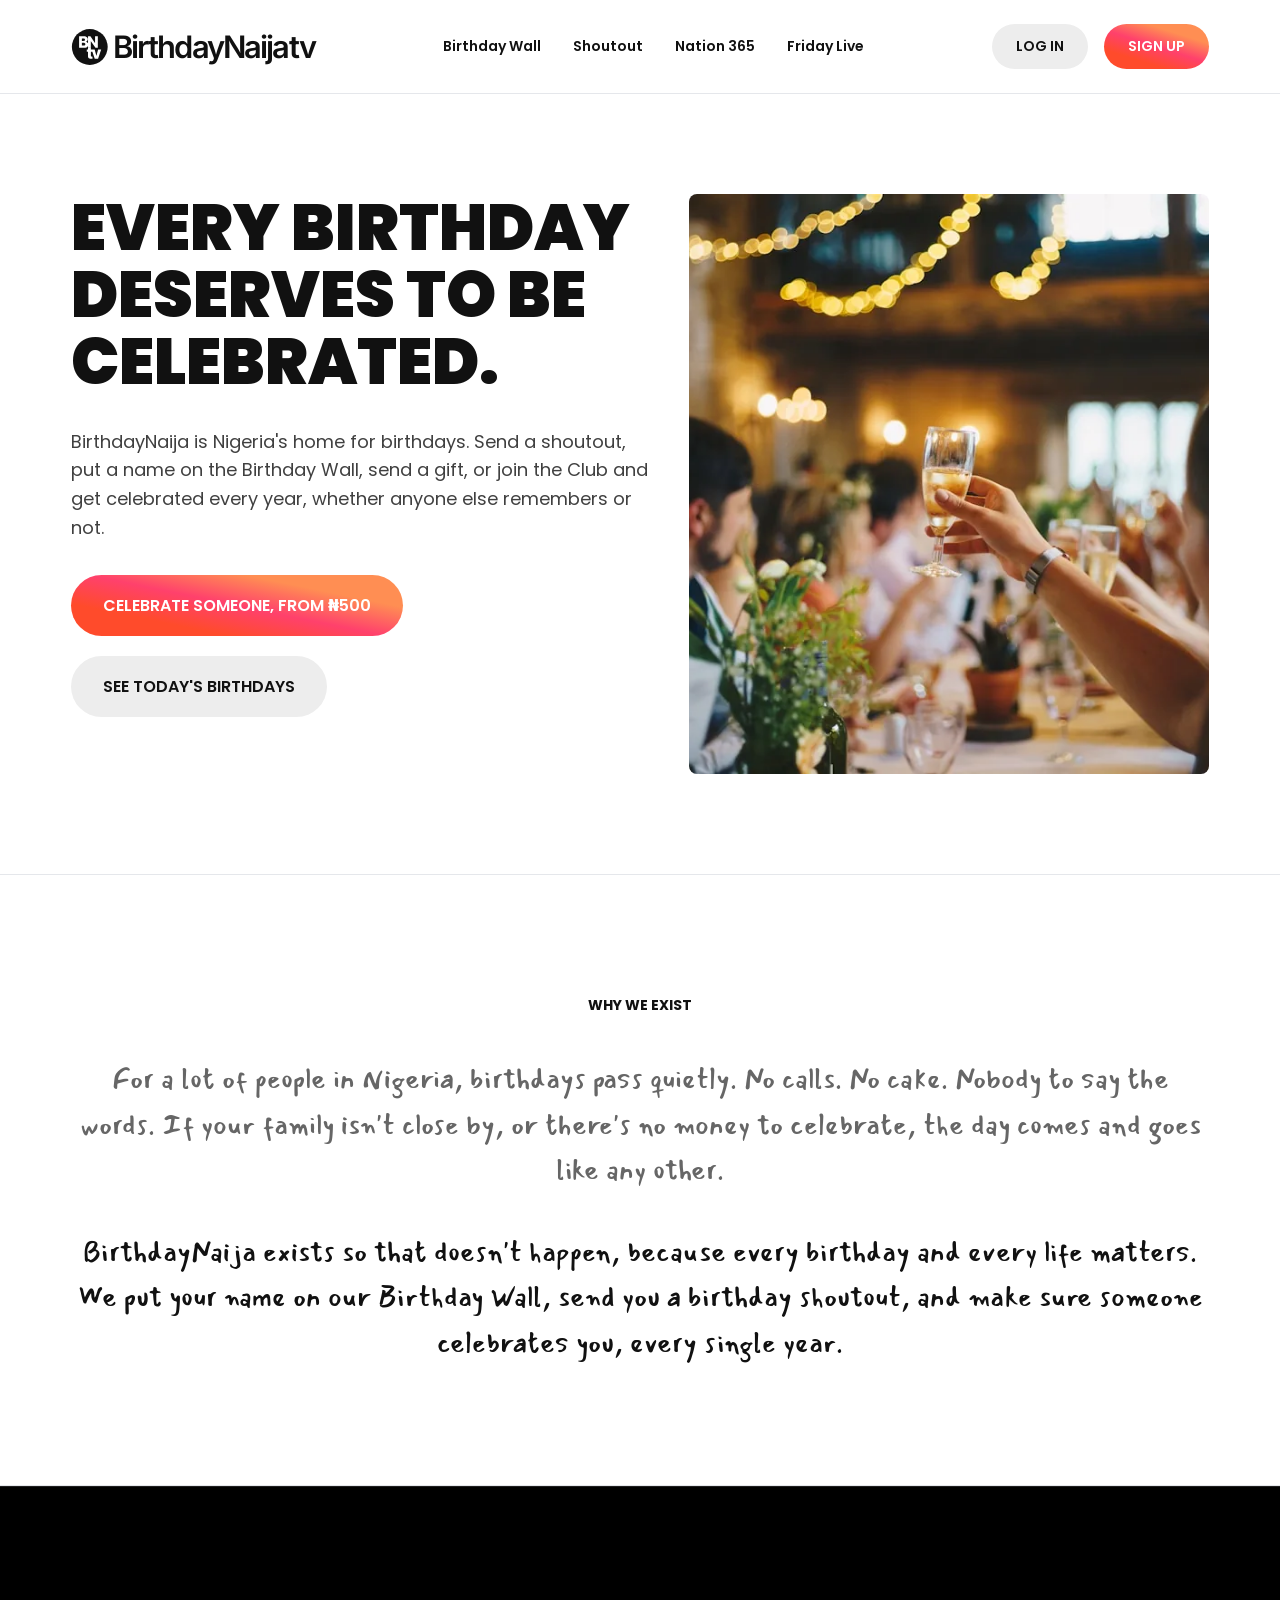
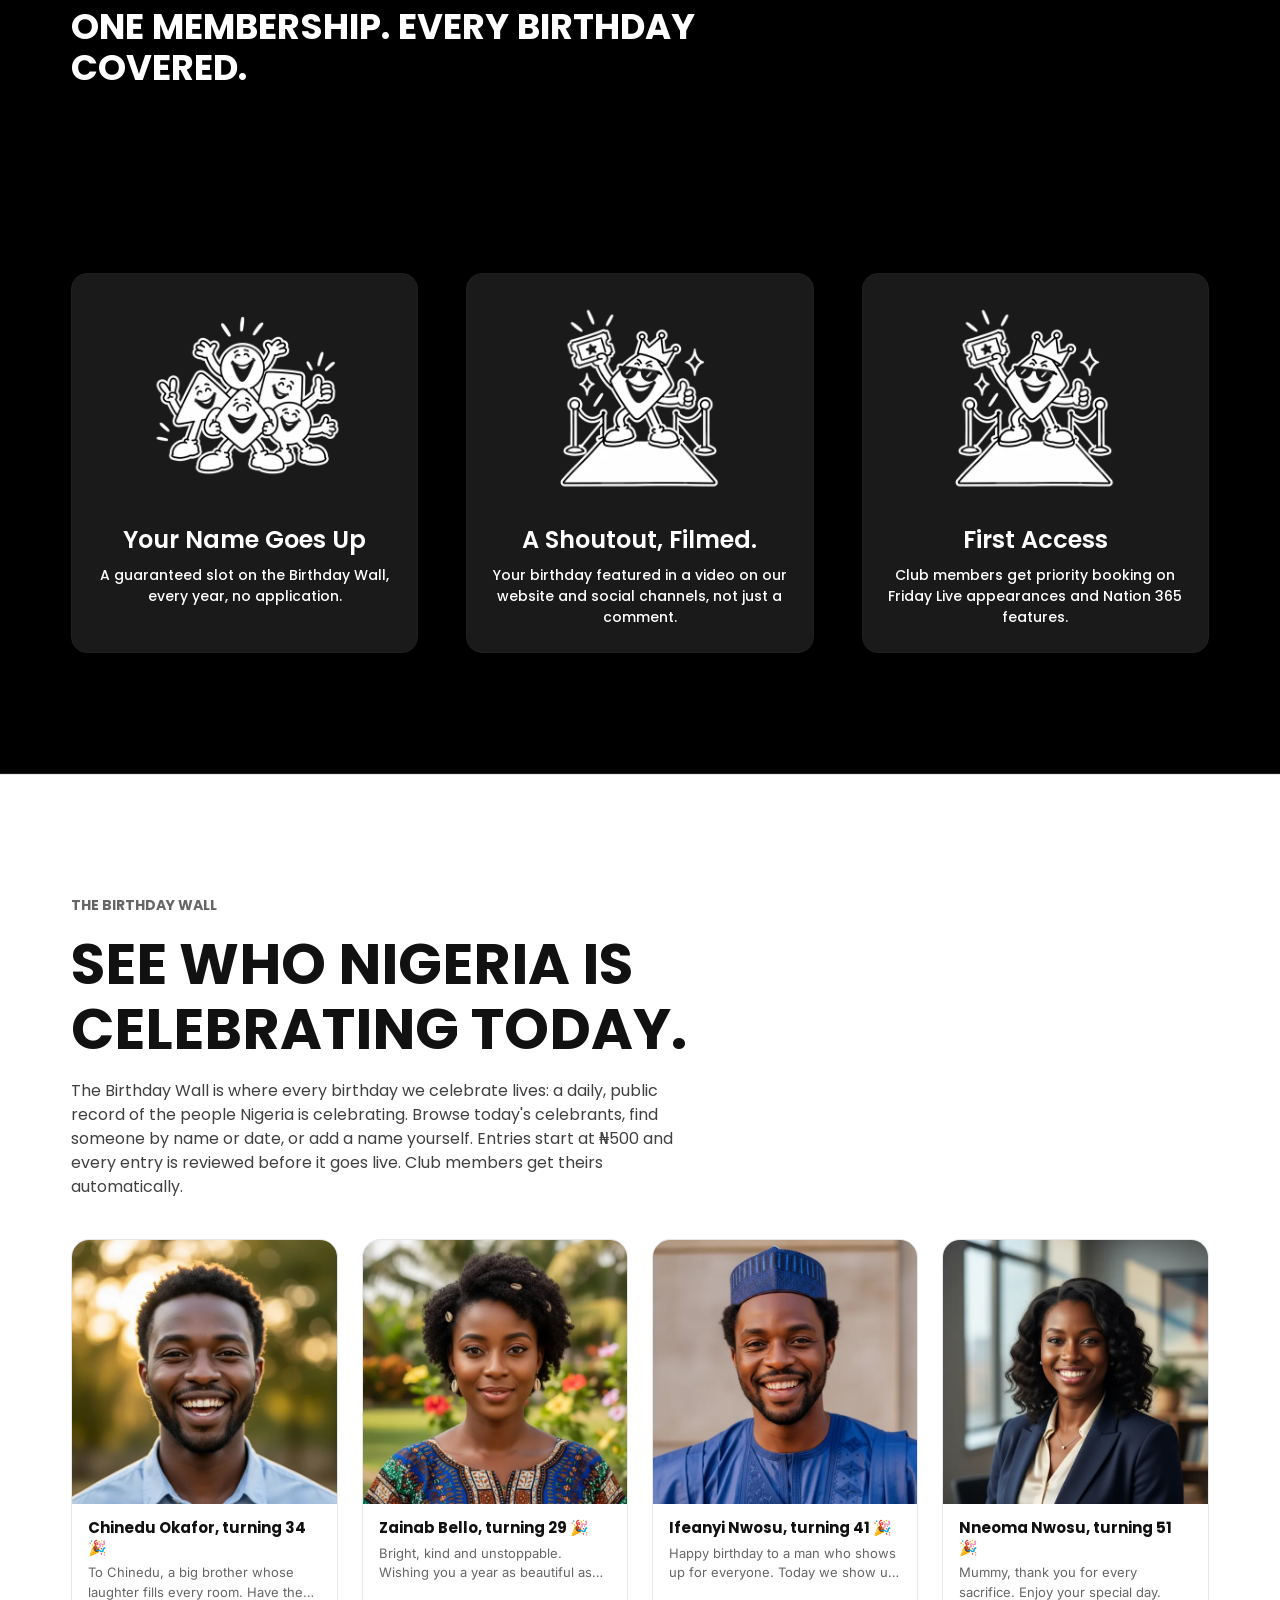
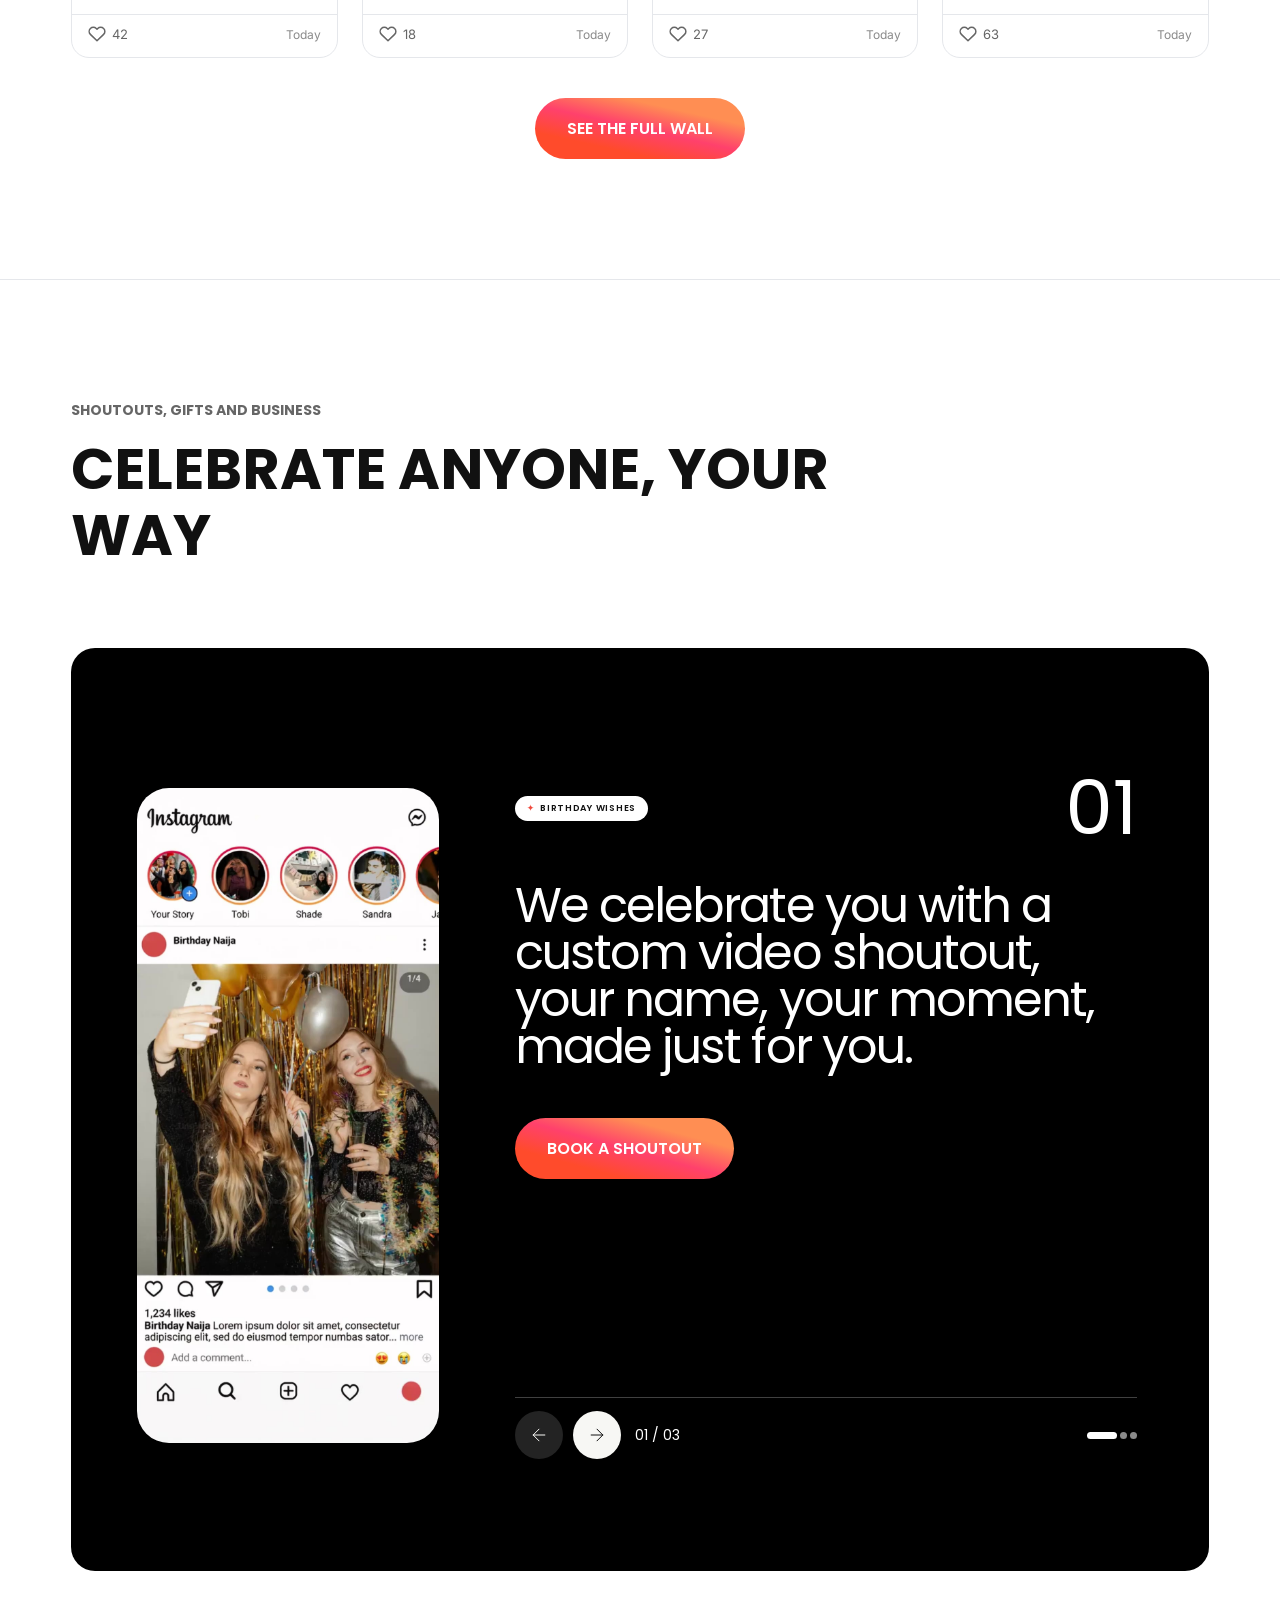
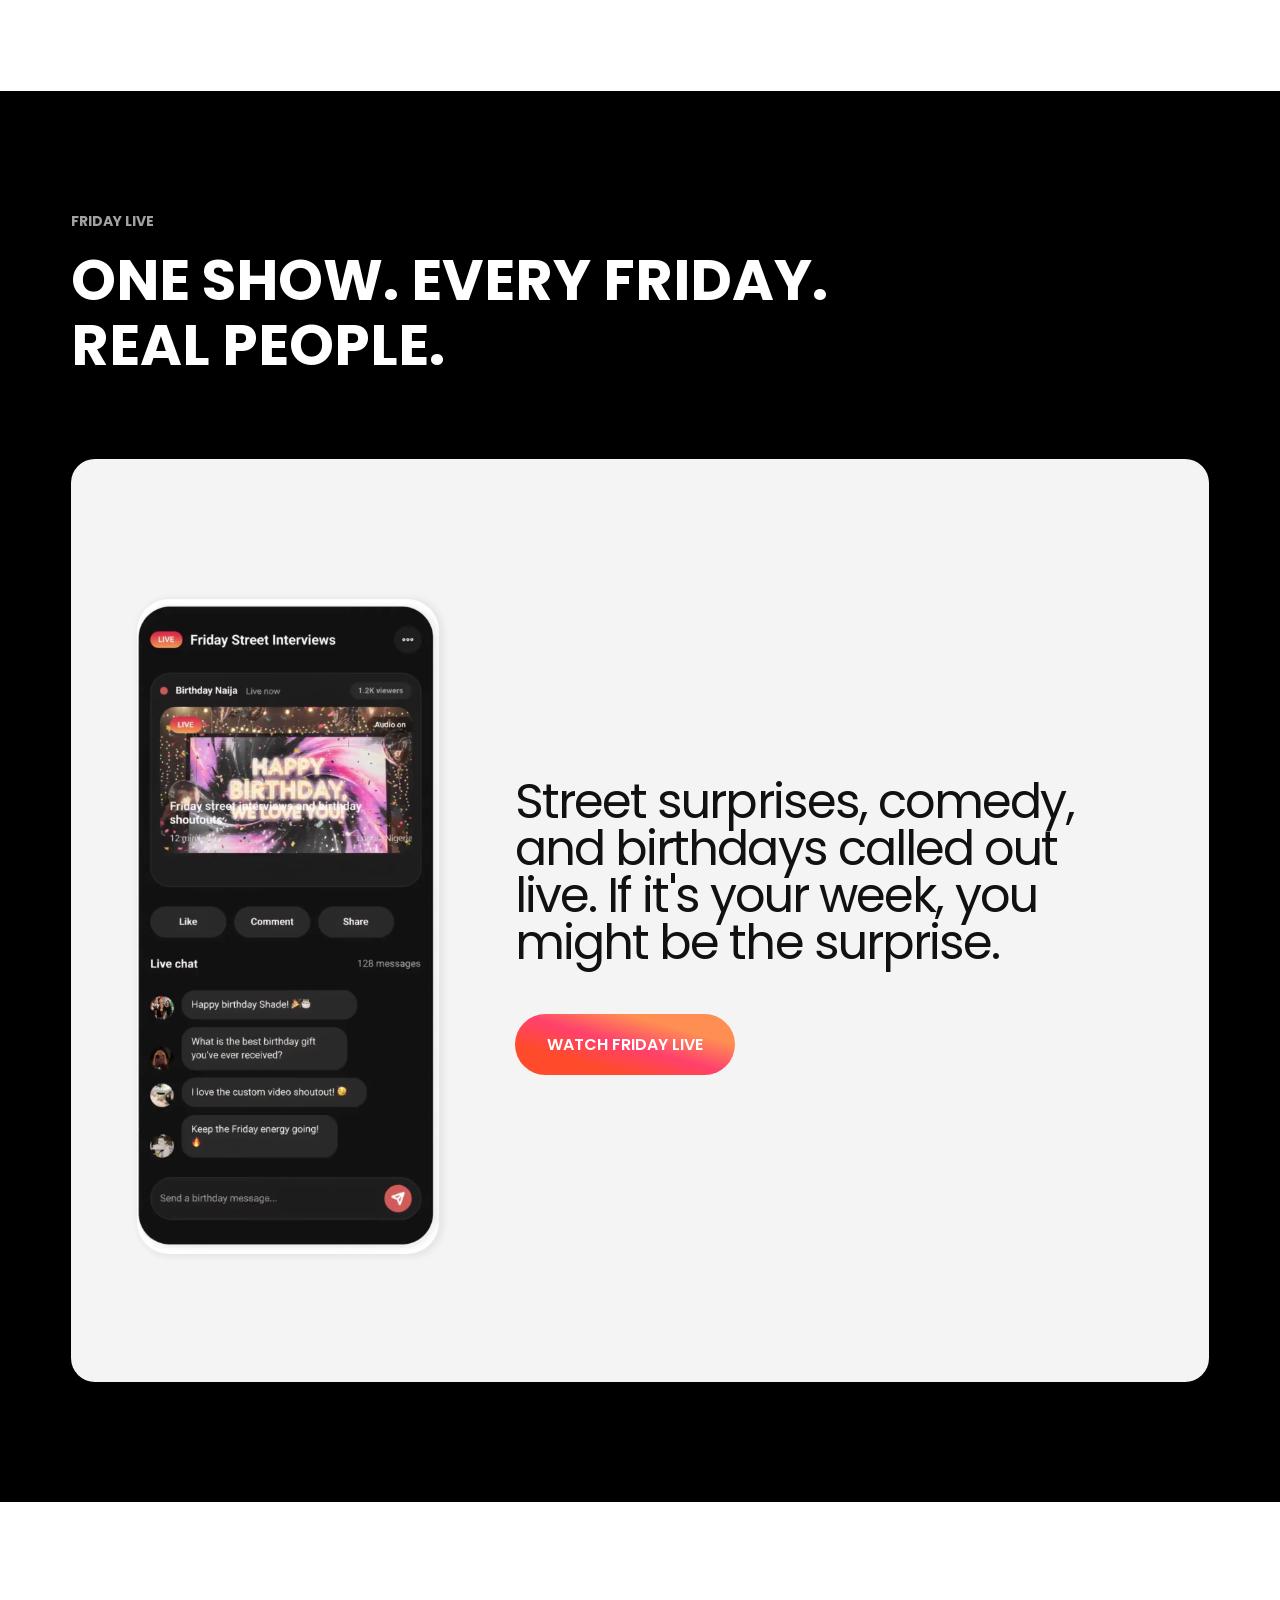
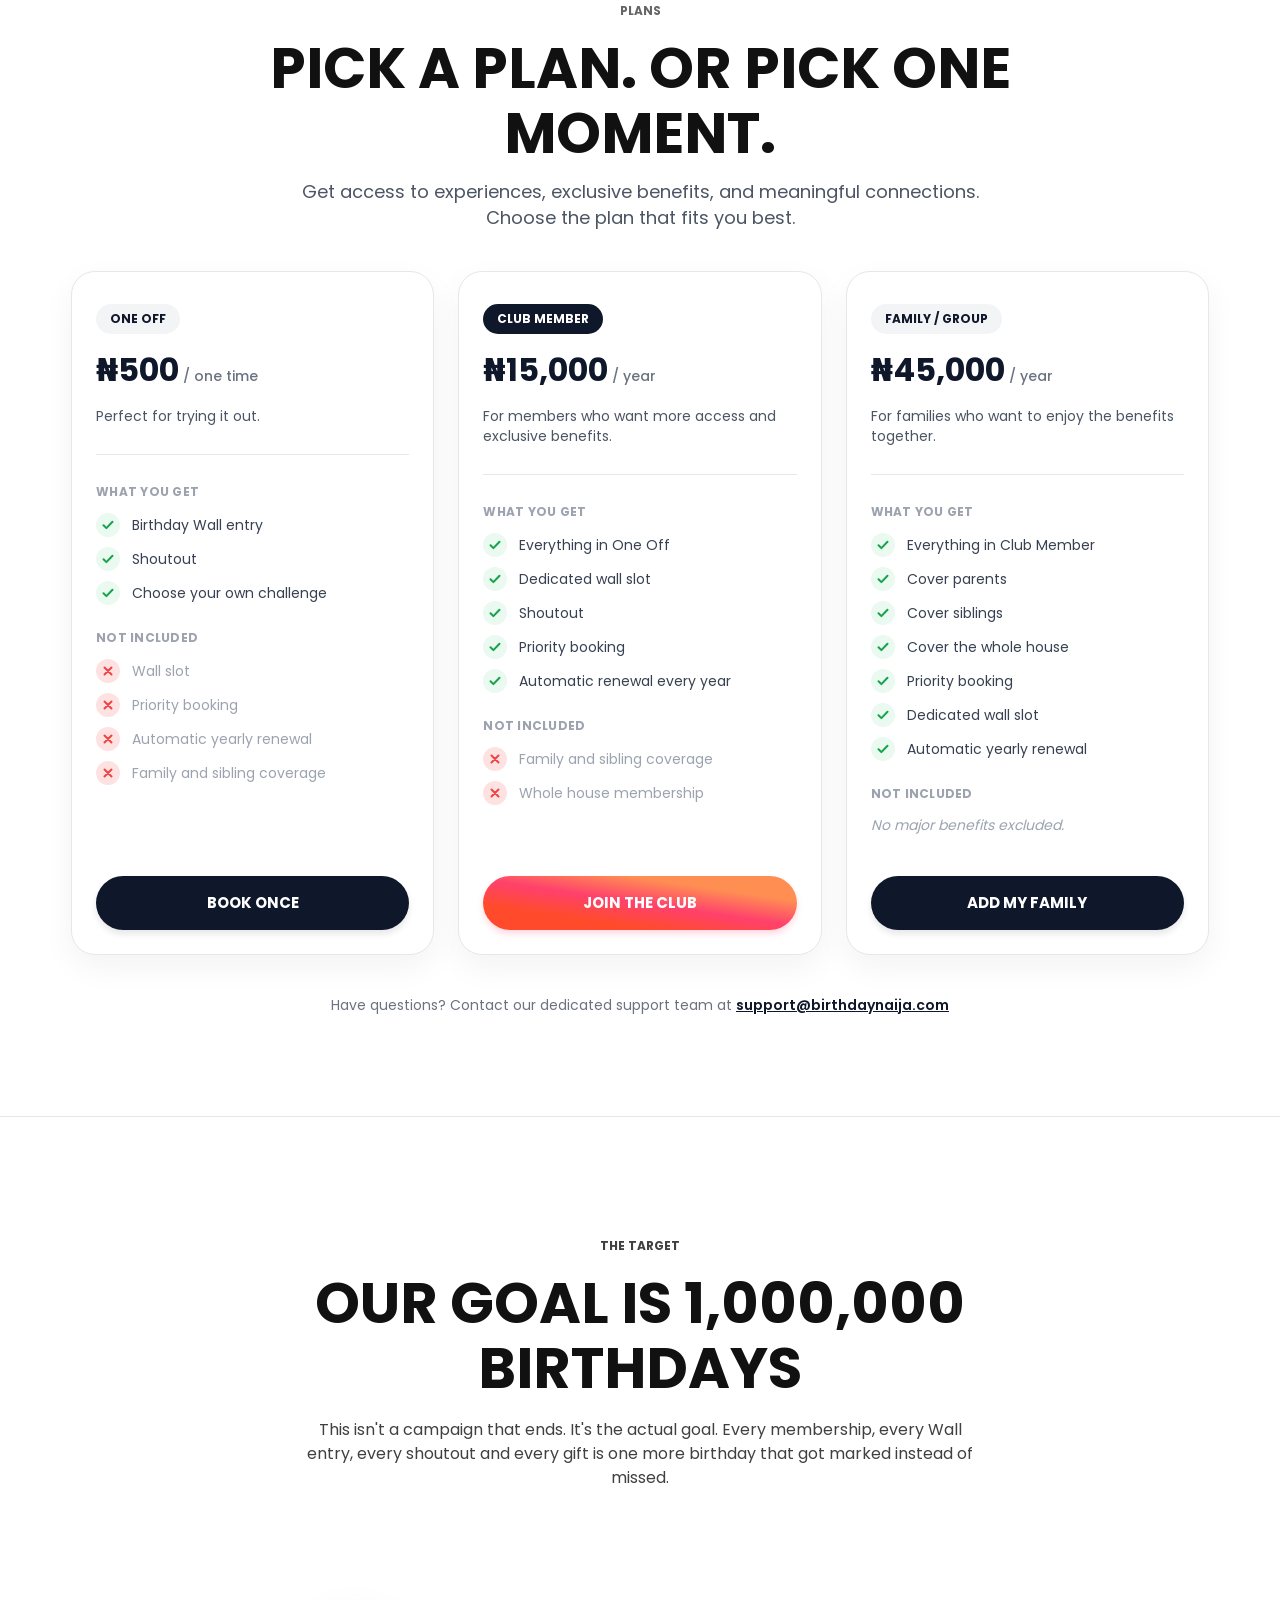
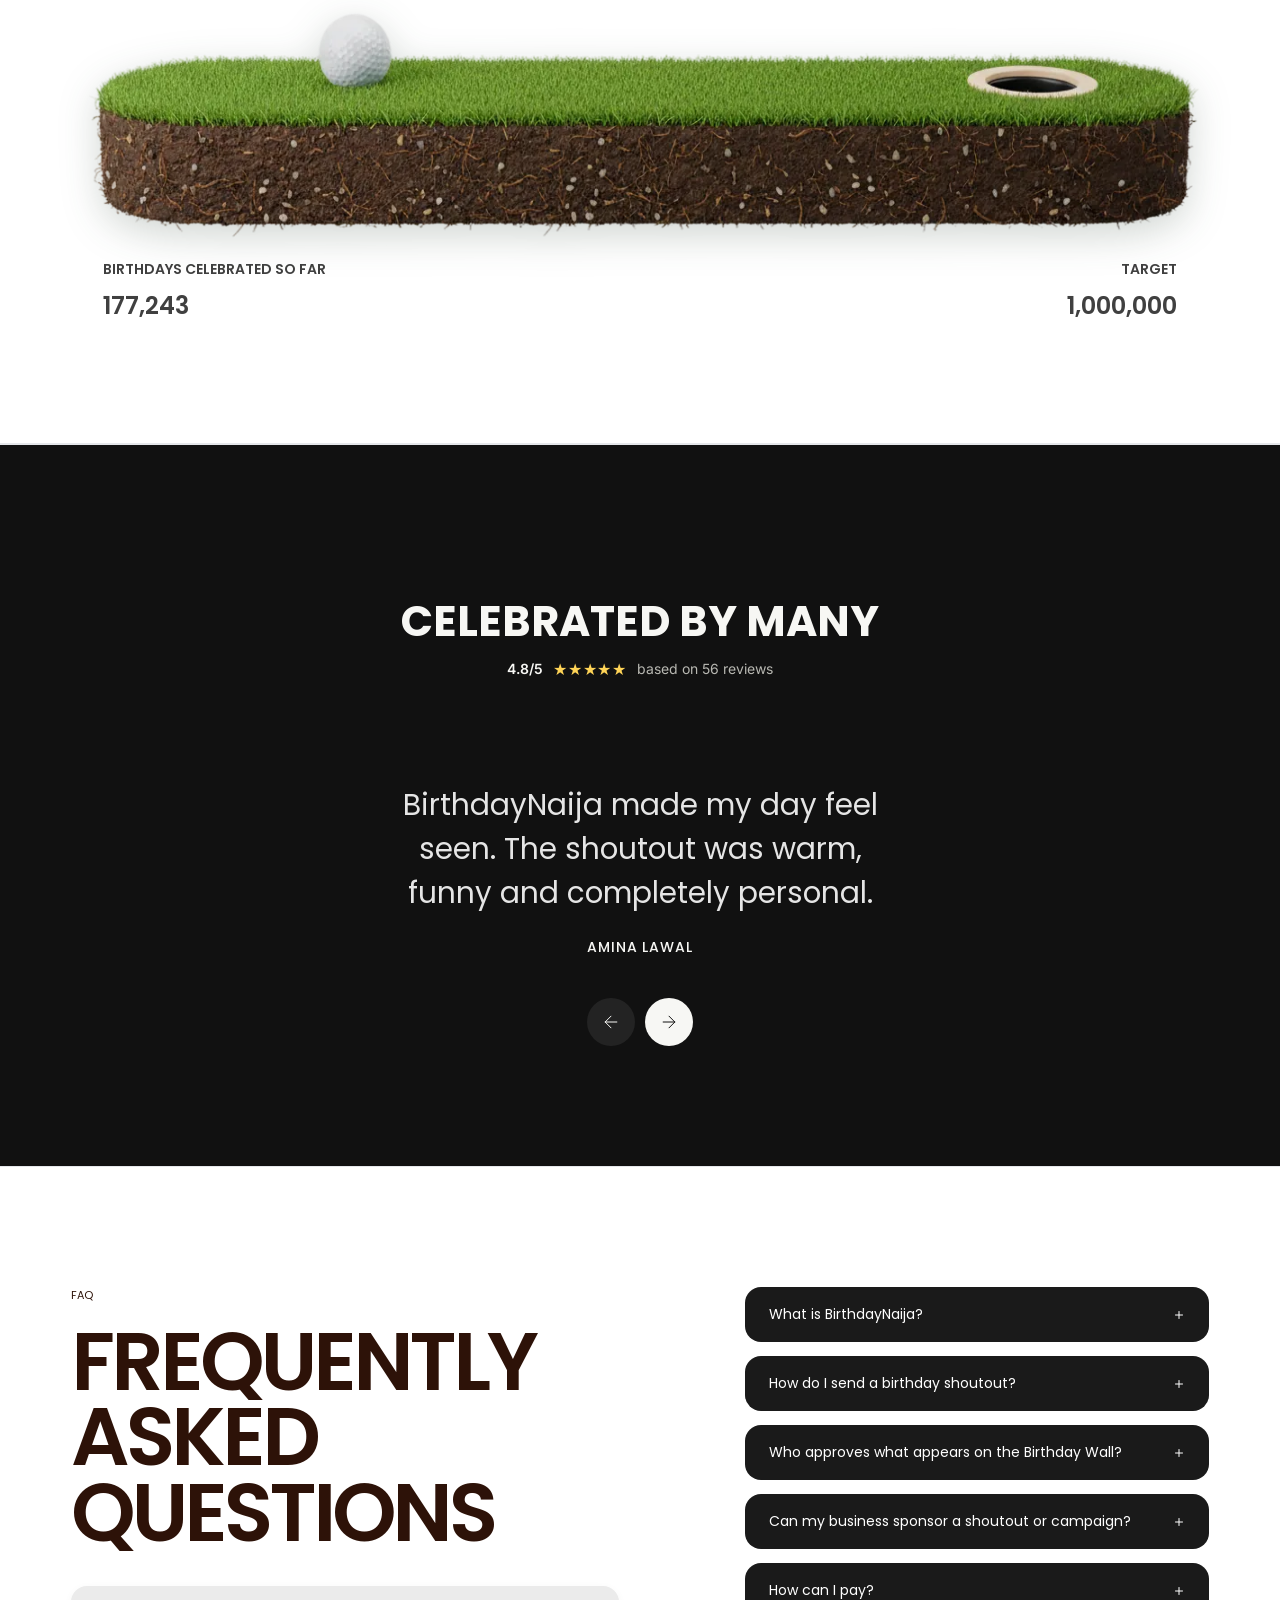
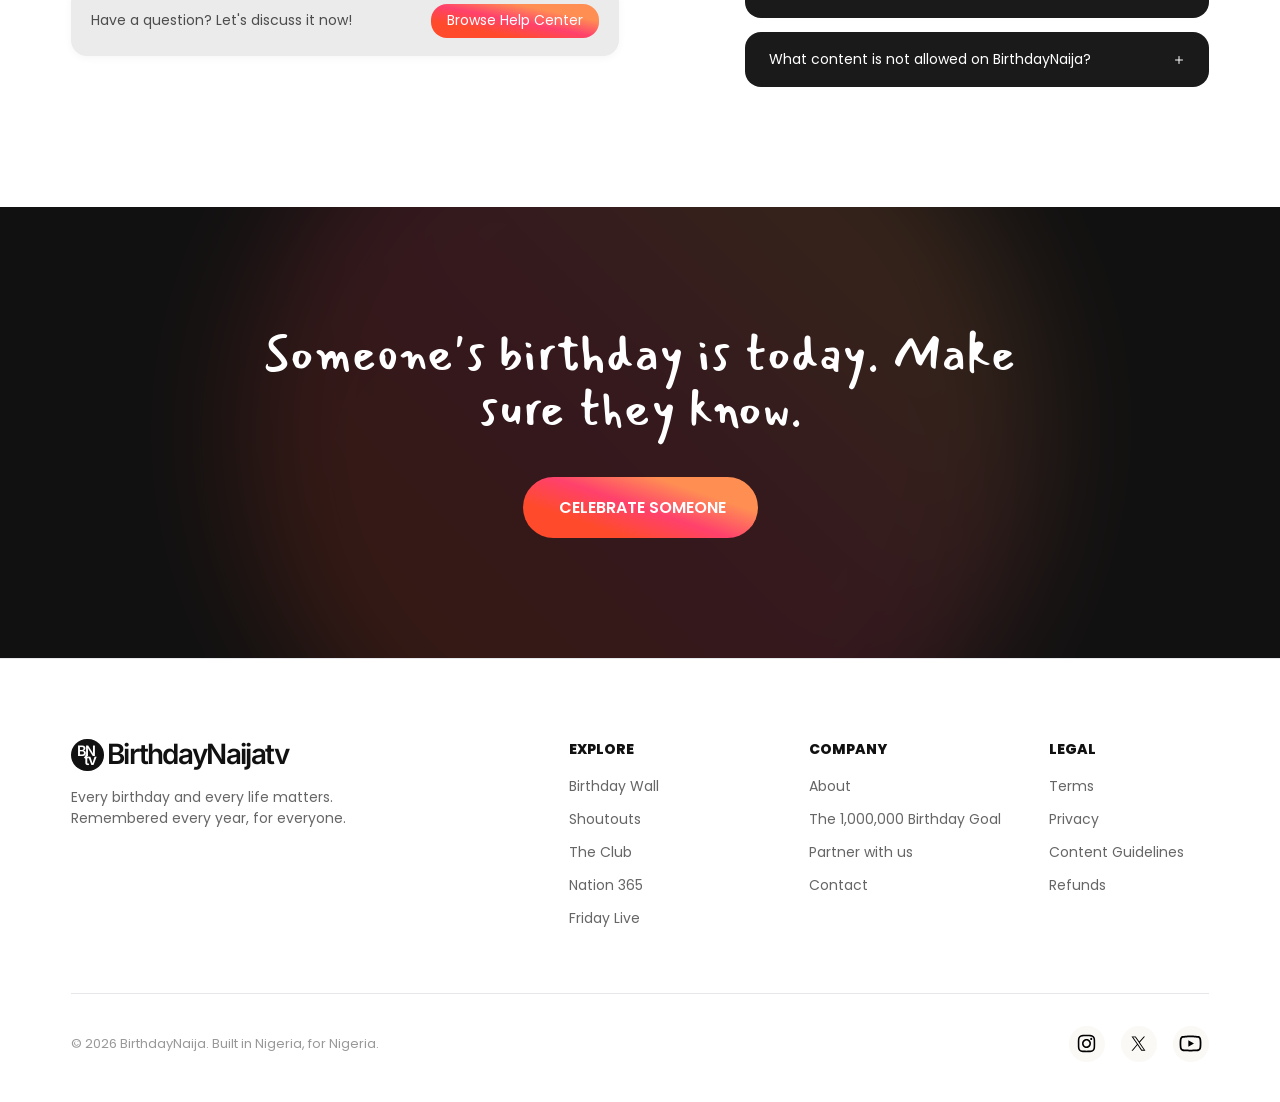
<file: index.html>
<!DOCTYPE html>
<html lang="en">
<head>
<meta charset="utf-8">
<meta name="viewport" content="width=device-width, initial-scale=1">
<title>BirthdayNaija | Every birthday matters</title>
<meta name="description" content="BirthdayNaija is Nigeria's home for birthdays. Send a shoutout, put a name on the Birthday Wall, send a gift, or join the Club and get celebrated every year.">
<meta name="theme-color" content="#111111">
<link rel="stylesheet" href="assets/css/fonts.css">
<link rel="stylesheet" href="assets/css/styles.css?v=20260924b">
<link rel="stylesheet" href="assets/css/forms.css?v=20260924b">
<link rel="stylesheet" href="assets/css/wall.css">
</head>
<body>

<!-- ============ NAVBAR ============ -->
<header class="nav" id="top">
  <div class="nav__inner">
    <a class="brand" href="#top" aria-label="BirthdayNaijatv home">
      <img class="brand__logo" src="assets/img/bn-logo.svg" alt="" width="40" height="40">
      <span class="brand__word">BirthdayNaijatv</span>
    </a>
    <nav class="nav__links" aria-label="Primary">
      <a href="wall.html">Birthday Wall</a>
      <a href="#ways" data-go-slide="0">Shoutout</a>
      <!-- Gift hibernated -->
      <a href="#plans">Nation 365</a>
      <a href="#friday-live">Friday Live</a>
    </nav>
    <div class="nav__actions">
      <a class="btn btn--grey btn--nav" href="login.html">Log in</a>
      <a class="btn btn--grad btn--nav" href="register.html">Sign up</a>
    </div>
    <button class="nav__menu" aria-label="Open menu" aria-expanded="false" aria-controls="mobile-menu">
      <span class="nav__burger" aria-hidden="true"><i></i><i></i><i></i></span>
    </button>
  </div>
  <div class="mobile-menu" id="mobile-menu" hidden>
    <span class="mobile-menu__glow mobile-menu__glow--pink" aria-hidden="true"></span>
    <span class="mobile-menu__glow mobile-menu__glow--gold" aria-hidden="true"></span>
    <div class="mobile-menu__top">
      <a class="brand brand--menu" href="#top" aria-label="BirthdayNaijatv home">
        <img class="brand__logo" src="assets/img/bn-logo.svg" alt="" width="36" height="36">
        <span class="brand__word">BirthdayNaijatv</span>
      </a>
      <button class="mobile-menu__close" type="button" data-menu-close aria-label="Close menu"></button>
    </div>
    <nav class="mobile-menu__links" aria-label="Primary">
      <a href="#top">Home</a>
      <a href="wall.html">Birthday Wall</a>
      <a href="#ways" data-go-slide="0">Shoutout</a>
      <!-- Gift hibernated -->
      <a href="#plans">Nation 365</a>
      <a href="#friday-live">Friday Live</a>
    </nav>
    <div class="mobile-menu__bottom">
      <a class="btn btn--grey mobile-menu__cta" href="login.html">Log in</a>
      <a class="btn btn--grad mobile-menu__cta" href="register.html">Sign up</a>
      <div class="mobile-menu__socials">
        <p>Connect with the club</p>
        <div class="mobile-menu__social-row">
          <a href="#instagram" aria-label="Instagram"><img src="assets/icons/instagram.svg" alt="" width="18" height="18"></a>
          <a href="#x" aria-label="X"><img src="assets/icons/circle-x.svg" alt="" width="18" height="18"></a>
          <a href="#youtube" aria-label="YouTube"><img src="assets/icons/youtube.svg" alt="" width="22" height="22"></a>
        </div>
      </div>
    </div>
  </div>
</header>

<main>

<!-- ============ HERO ============ -->
<section class="hero">
  <div class="hero__inner container">
    <div class="hero__left">
      <h1 class="hero__title reveal">Every birthday deserves to be celebrated.</h1>
      <p class="hero__text reveal">BirthdayNaija is Nigeria's home for birthdays. Send a shoutout, put a name on the Birthday Wall, send a gift, or join the Club and get celebrated every year, whether anyone else remembers or not.</p>
      <div class="hero__actions reveal">
        <a class="btn btn--lg btn--grad btn--hero-primary" href="form.html?plan=oneoff"><span>Celebrate someone, from <span data-price="oneoff.amount">₦500</span></span></a>
        <a class="btn btn--lg btn--grey" href="#wall">See today's birthdays</a>
      </div>
    </div>
    <div class="hero__media reveal">
      <img src="assets/img/hero-right.webp" alt="Friends raising a glass at a birthday celebration" width="1040" height="693" fetchpriority="high">
    </div>
  </div>
</section>

<!-- ============ WHY WE EXIST ============ -->
<section class="why" id="why">
  <div class="container">
    <p class="eyebrow eyebrow--dark why__label reveal">Why we exist</p>
    <div class="why__body">
      <p class="why__muted reveal">For a lot of people in Nigeria, birthdays pass quietly. No calls. No cake. Nobody to say the words. If your family isn't close by, or there's no money to celebrate, the day comes and goes like any other.</p>
      <p class="why__strong reveal">BirthdayNaija exists so that doesn't happen, because every birthday and every life matters. We put your name on our Birthday Wall, send you a birthday shoutout, and make sure someone celebrates you, every single year.</p>
    </div>
  </div>
</section>

<!-- ============ MEMBERSHIP ============ -->
<section class="club" id="club">
  <div class="container">
    <div class="club__head">
      <div class="club__copy">
        <h2 class="club__title reveal">One membership. Every birthday covered.</h2>
        <p class="club__text reveal">The BirthdayNaija Club is one recurring plan. Members skip the picking and choosing: your Wall slot, your shoutout and first access to our shows arrive automatically on your day, every year.</p>
      </div>
      <a class="btn btn--grad btn--sm club__cta reveal" href="#plans">See club pricing</a>
    </div>
    <div class="club__grid">
      <article class="benefit reveal">
        <img class="benefit__img" src="assets/img/feature-wall.webp" alt="" width="200" height="200" loading="lazy">
        <div class="benefit__copy">
          <h3>Your Name Goes Up</h3>
          <p>A guaranteed slot on the Birthday Wall, every year, no application.</p>
        </div>
      </article>
      <article class="benefit reveal">
        <img class="benefit__img" src="assets/img/feature-video.webp" alt="" width="200" height="200" loading="lazy">
        <div class="benefit__copy">
          <h3>A Shoutout, Filmed.</h3>
          <p>Your birthday featured in a video on our website and social channels, not just a comment.</p>
        </div>
      </article>
      <article class="benefit reveal">
        <img class="benefit__img" src="assets/img/feature-video.webp" alt="" width="200" height="200" loading="lazy">
        <div class="benefit__copy">
          <h3>First Access</h3>
          <p>Club members get priority booking on Friday Live appearances and Nation 365 features.</p>
        </div>
      </article>
    </div>
    <a class="btn btn--grad btn--sm club__cta-m" href="#plans">See club pricing</a>
  </div>
</section>

<!-- ============ BIRTHDAY WALL ============ -->
<section class="wall" id="wall">
  <div class="container">
    <div class="wall__head">
      <p class="eyebrow reveal">The Birthday Wall</p>
      <h2 class="h-xl wall__title reveal">See who Nigeria is celebrating today.</h2>
      <p class="body wall__text reveal">The Birthday Wall is where every birthday we celebrate lives: a daily, public record of the people Nigeria is celebrating. Browse today's celebrants, find someone by name or date, or add a name yourself. Entries start at <span data-price="oneoff.amount">₦500</span> and every entry is reviewed before it goes live. Club members get theirs automatically.</p>
    </div>
    <div class="wallgrid wall__grid--teaser" id="wall-grid">
      <!-- Teaser of the full Birthday Wall. Same card design as wall.html; wire to the approved feed. -->
      <article class="bcard bcard--featured reveal">
        <div class="bcard__media"><img src="assets/img/wall-1.webp" alt="Chinedu Okafor" loading="lazy"></div>
        <div class="bcard__body">
          <p class="bcard__name">Chinedu Okafor, turning 34 🎉</p>
          <p class="bcard__msg">To Chinedu, a big brother whose laughter fills every room. Have the happiest day.</p>
        </div>
        <div class="bcard__foot">
          <span class="bcard__act"><svg viewBox="0 0 24 24" fill="none" stroke="currentColor" stroke-width="2" stroke-linecap="round" stroke-linejoin="round"><path d="M20.8 4.6a5.5 5.5 0 0 0-7.8 0L12 5.7l-1-1a5.5 5.5 0 0 0-7.8 7.8l1 1L12 21l7.8-7.5 1-1a5.5 5.5 0 0 0 0-7.9z"/></svg><span>42</span></span>
          <span class="bcard__date">Today</span>
        </div>
      </article>
      <article class="bcard reveal">
        <div class="bcard__media"><img src="assets/img/wall-2.webp" alt="Zainab Bello" loading="lazy"></div>
        <div class="bcard__body">
          <p class="bcard__name">Zainab Bello, turning 29 🎉</p>
          <p class="bcard__msg">Bright, kind and unstoppable. Wishing you a year as beautiful as your smile.</p>
        </div>
        <div class="bcard__foot">
          <span class="bcard__act"><svg viewBox="0 0 24 24" fill="none" stroke="currentColor" stroke-width="2" stroke-linecap="round" stroke-linejoin="round"><path d="M20.8 4.6a5.5 5.5 0 0 0-7.8 0L12 5.7l-1-1a5.5 5.5 0 0 0-7.8 7.8l1 1L12 21l7.8-7.5 1-1a5.5 5.5 0 0 0 0-7.9z"/></svg><span>18</span></span>
          <span class="bcard__date">Today</span>
        </div>
      </article>
      <article class="bcard reveal">
        <div class="bcard__media"><img src="assets/img/wall-3.webp" alt="Ifeanyi Nwosu" loading="lazy"></div>
        <div class="bcard__body">
          <p class="bcard__name">Ifeanyi Nwosu, turning 41 🎉</p>
          <p class="bcard__msg">Happy birthday to a man who shows up for everyone. Today we show up for you.</p>
        </div>
        <div class="bcard__foot">
          <span class="bcard__act"><svg viewBox="0 0 24 24" fill="none" stroke="currentColor" stroke-width="2" stroke-linecap="round" stroke-linejoin="round"><path d="M20.8 4.6a5.5 5.5 0 0 0-7.8 0L12 5.7l-1-1a5.5 5.5 0 0 0-7.8 7.8l1 1L12 21l7.8-7.5 1-1a5.5 5.5 0 0 0 0-7.9z"/></svg><span>27</span></span>
          <span class="bcard__date">Today</span>
        </div>
      </article>
      <article class="bcard reveal">
        <div class="bcard__media"><img src="assets/img/wall-4.webp" alt="Nneoma Nwosu" loading="lazy"></div>
        <div class="bcard__body">
          <p class="bcard__name">Nneoma Nwosu, turning 51 🎉</p>
          <p class="bcard__msg">Mummy, thank you for every sacrifice. Enjoy your special day.</p>
        </div>
        <div class="bcard__foot">
          <span class="bcard__act"><svg viewBox="0 0 24 24" fill="none" stroke="currentColor" stroke-width="2" stroke-linecap="round" stroke-linejoin="round"><path d="M20.8 4.6a5.5 5.5 0 0 0-7.8 0L12 5.7l-1-1a5.5 5.5 0 0 0-7.8 7.8l1 1L12 21l7.8-7.5 1-1a5.5 5.5 0 0 0 0-7.9z"/></svg><span>63</span></span>
          <span class="bcard__date">Today</span>
        </div>
      </article>
    </div>
    <div class="center reveal">
      <a class="btn btn--lg btn--grad" href="wall.html">See the full wall</a>
    </div>
  </div>
</section>

<!-- ============ MORE WAYS TO CELEBRATE ============ -->
<section class="ways" id="ways">
  <div class="container">
    <p class="eyebrow reveal">Shoutouts, gifts and business</p>
    <h2 class="h-xl ways__title reveal">Celebrate anyone, your way</h2>

    <div class="panel panel--dark reveal" data-slider>
      <div class="panel__phone">
        <div class="phone-scale">
          <video class="panel__video" src="assets/video/more-ways-to-celebrate.mp4" poster="assets/img/poster-more-ways.jpg" autoplay muted loop playsinline webkit-playsinline="true" disablepictureinpicture disableremoteplayback preload="auto" aria-hidden="true"></video>
        </div>
      </div>

      <div class="panel__story">
        <div class="panel__top">
          <div class="panel__meta">
            <span class="badge"><span class="badge__star">✦</span><span class="badge__text" data-slide-badge>BIRTHDAY WISHES</span></span>
            <span class="panel__num" data-slide-num>01</span>
          </div>
          <div class="panel__body">
            <p class="panel__text" data-slide-text>We celebrate you with a custom video shoutout, your name, your moment, made just for you.</p>
            <a class="btn btn--lg btn--grad panel__cta" href="#plans" data-slide-cta>Book a shoutout</a>
          </div>
        </div>
        <div class="pager pager--dark">
          <div class="pager__controls">
            <button class="round-btn round-btn--dark" data-prev aria-label="Previous"><img class="ic ic--on-dark" src="assets/icons/arrow-left.svg" alt="" width="20" height="20"><img class="ic ic--on-light" src="assets/icons/arrow-left-ink.svg" alt="" width="20" height="20"></button>
            <button class="round-btn round-btn--light" data-next aria-label="Next"><img class="ic ic--on-light" src="assets/icons/arrow-right.svg" alt="" width="20" height="20"><img class="ic ic--on-dark" src="assets/icons/arrow-right-w.svg" alt="" width="20" height="20"></button>
            <span class="pager__count" data-count>01 / 03</span>
          </div>
          <div class="pager__dots" data-dots></div>
        </div>
      </div>
    </div>

    <!-- Mobile pager sits below the panel (Figma mobile: Story footer) -->
    <div class="pager pager--light pager--m" data-slider-remote>
      <div class="pager__controls">
        <button class="round-btn round-btn--dark" data-prev aria-label="Previous"><img class="ic ic--on-dark" src="assets/icons/arrow-left.svg" alt="" width="20" height="20"><img class="ic ic--on-light" src="assets/icons/arrow-left-ink.svg" alt="" width="20" height="20"></button>
        <button class="round-btn round-btn--light" data-next aria-label="Next"><img class="ic ic--on-light" src="assets/icons/arrow-right.svg" alt="" width="20" height="20"><img class="ic ic--on-dark" src="assets/icons/arrow-right-w.svg" alt="" width="20" height="20"></button>
        <span class="pager__count" data-count>01 / 03</span>
      </div>
      <div class="pager__dots" data-dots></div>
    </div>
  </div>
</section>

<!-- ============ FRIDAY LIVE ============ -->
<section class="live" id="friday-live">
  <div class="container">
    <p class="eyebrow eyebrow--light reveal">Friday Live</p>
    <h2 class="h-xl live__title reveal">One show. Every Friday. Real people.</h2>
    <div class="panel panel--light reveal">
      <div class="panel__phone">
        <div class="phone-scale">
          <video class="panel__video" src="assets/video/one-show-every-friday.mp4" poster="assets/img/poster-friday-live.jpg" autoplay muted loop playsinline webkit-playsinline="true" disablepictureinpicture disableremoteplayback preload="auto" aria-hidden="true"></video>
        </div>
      </div>
      <div class="panel__story panel__story--center">
        <div class="panel__body">
          <p class="panel__text panel__text--dark">Street surprises, comedy, and birthdays called out live. If it's your week, you might be the surprise.</p>
          <a class="btn btn--lg btn--grad panel__cta" href="#watch">Watch Friday Live</a>
        </div>
      </div>
    </div>
  </div>
</section>

<!-- ============ PRICING ============ -->
<!-- Prices are rendered from BN_CONFIG.pricing in assets/js/main.js, so they can be fed from the admin dashboard -->
<section class="plans" id="plans">
  <div class="container">
    <div class="plans__head">
      <p class="eyebrow reveal">Plans</p>
      <h2 class="h-xl plans__title reveal">Pick a plan. Or pick one moment.</h2>
      <p class="plans__sub reveal">Get access to experiences, exclusive benefits, and meaningful connections. Choose the plan that fits you best.</p>
    </div>
    <!-- Cards are built from BN_CONFIG.pricing in assets/js/main.js (renderPlanCard), so the
         markup exactly matches the Figma pricing-card spec without hand-duplicating it 3 times. -->
    <div class="plans__grid">
      <article class="plan reveal" data-plan="oneoff"></article>
      <article class="plan reveal" data-plan="club"></article>
      <article class="plan reveal" data-plan="group"></article>
    </div>
    <p class="plans__guarantee reveal">Have questions? Contact our dedicated support team at <a href="mailto:support@birthdaynaija.com">support@birthdaynaija.com</a></p>
  </div>
</section>

<!-- ============ GOAL ============ -->
<section class="goal" id="goal">
  <div class="container">
    <div class="goal__head">
      <p class="eyebrow eyebrow--grey reveal">The target</p>
      <h2 class="h-xl goal__title reveal">Our goal is 1,000,000 birthdays</h2>
      <p class="body goal__text reveal">This isn't a campaign that ends. It's the actual goal. Every membership, every Wall entry, every shoutout and every gift is one more birthday that got marked instead of missed.</p>
    </div>
    <div class="goal__progress reveal">
      <div class="goal__green"><img src="assets/img/putting-green.webp" alt="" width="1536" height="672" loading="lazy"></div>
      <div class="goal__stats">
        <div><p class="goal__label">Birthdays celebrated so far</p><p class="goal__num"><span data-countup="247580">247,580</span><span class="goal__suffix"> celebrated</span></p></div>
        <div class="goal__target"><p class="goal__label">Target</p><p class="goal__num">1,000,000</p></div>
      </div>
    </div>
  </div>
</section>

<!-- ============ REVIEWS ============ -->
<!-- PLACEHOLDER reviews and rating from the Figma file. Replace with real member reviews before launch. -->
<section class="reviews" id="reviews">
  <div class="container">
    <div class="reviews__head">
      <div>
        <p class="reviews__rating-m">4.8 ★★★★★</p>
        <h2 class="reviews__title reveal">Celebrated by many</h2>
        <p class="reviews__detail reveal"><b>4.8/5</b><span class="stars">★★★★★</span><span class="reviews__count">based on 56 reviews</span></p>
      </div>
    </div>
    <div class="reviews__viewport">
      <div class="reviews__track" data-rev-track>
      <article class="review">
        <p class="review__name">Amina Lawal</p>
        <p class="review__text">BirthdayNaija made my day feel seen. The shoutout was warm, funny and completely personal.</p>
      </article>
      <article class="review">
        <p class="review__name">Ifeanyi Obi</p>
        <p class="review__text">My sister surprised me with a Wall entry. I still go back to the video.</p>
      </article>
      <article class="review">
        <p class="review__name">Queen Joseph</p>
        <p class="review__text">A simple idea, beautifully done. Everyone deserves this feeling.</p>
      </article>
      </div>
    </div>
      <div class="reviews__nav">
        <button class="round-btn round-btn--dark" data-rev-prev aria-label="Previous review"><img class="ic ic--on-dark" src="assets/icons/r-arrow-left.svg" alt="" width="20" height="20"><img class="ic ic--on-light" src="assets/icons/r-arrow-left-ink.svg" alt="" width="20" height="20"></button>
        <button class="round-btn round-btn--light" data-rev-next aria-label="Next review"><img class="ic ic--on-light" src="assets/icons/r-arrow-right.svg" alt="" width="20" height="20"><img class="ic ic--on-dark" src="assets/icons/r-arrow-right-w.svg" alt="" width="20" height="20"></button>
      </div>
  </div>
</section>

<!-- ============ FAQ ============ -->
<section class="faq" id="faq">
  <div class="container faq__inner">
    <div class="faq__intro">
      <div class="faq__heading">
        <p class="faq__eyebrow">FAQ</p>
        <h2 class="faq__title reveal">Frequently asked questions</h2>
      </div>
      <div class="help reveal">
        <p>Have a question? Let's discuss it now!</p>
        <a class="help__btn" href="#contact">Browse Help Center</a>
      </div>
    </div>
    <div class="faq__list">
      <div class="qa reveal">
        <button class="qa__q" aria-expanded="false"><span>What is BirthdayNaija?</span><img src="assets/icons/plus.svg" alt="" width="12" height="12"></button>
        <div class="qa__a"><p>A digital home for birthday celebration and recognition. Individuals, families, friends, schools and companies use it to celebrate people with shoutouts, personalised messages, videos, gifts and a public spot on the Birthday Wall.</p></div>
      </div>
      <div class="qa reveal">
        <button class="qa__q" aria-expanded="false"><span>How do I send a birthday shoutout?</span><img src="assets/icons/plus.svg" alt="" width="12" height="12"></button>
        <div class="qa__a"><p>Choose a shoutout, add the celebrant's name, photo or video and your message, then pay. Our team reviews it, improves the design where needed and publishes it on the Wall and our social channels.</p></div>
      </div>
      <div class="qa reveal">
        <button class="qa__q" aria-expanded="false"><span>Who approves what appears on the Birthday Wall?</span><img src="assets/icons/plus.svg" alt="" width="12" height="12"></button>
        <div class="qa__a"><p>Every public submission is reviewed by the BirthdayNaija content team before it goes live. Nothing is published to the website without moderation.</p></div>
      </div>
      <div class="qa reveal">
        <button class="qa__q" aria-expanded="false"><span>Can my business sponsor a shoutout or campaign?</span><img src="assets/icons/plus.svg" alt="" width="12" height="12"></button>
        <div class="qa__a"><p>Yes. Brands can sponsor individual shoutouts, groups of celebrants, Wall sections, giveaways and birthday campaigns, or buy employee and customer birthday packages. Sponsored content clearly features your brand.</p></div>
      </div>
      <div class="qa reveal">
        <button class="qa__q" aria-expanded="false"><span>How can I pay?</span><img src="assets/icons/plus.svg" alt="" width="12" height="12"></button>
        <div class="qa__a"><p>Debit and credit cards, bank transfer and secure Nigerian payment gateways. Online payments are confirmed automatically. Shoutouts, gifts and Wall placements are one time payments; Club and corporate packages run on annual memberships.</p></div>
      </div>
      <div class="qa reveal">
        <button class="qa__q" aria-expanded="false"><span>What content is not allowed on BirthdayNaija?</span><img src="assets/icons/plus.svg" alt="" width="12" height="12"></button>
        <div class="qa__a"><p>Obscene, defamatory, hateful, discriminatory, fraudulent or threatening content. Only upload photos and videos you have permission to use. We may reject, edit or remove anything that breaks these standards or another person's rights.</p></div>
      </div>
    </div>
  </div>
</section>

<!-- ============ FINAL CTA ============ -->
<section class="final">
  <div class="final__glow" aria-hidden="true"></div>
  <div class="final__inner">
    <p class="final__text reveal" data-words>Someone's birthday is today. Make sure they know.</p>
    <a class="btn btn--lg btn--grad final__cta reveal" href="form.html?plan=oneoff">Celebrate someone</a>
  </div>
</section>

</main>

<!-- ============ FOOTER ============ -->
<footer class="footer">
  <div class="container">
    <div class="footer__top">
      <div class="footer__brand">
        <a class="brand brand--sm" href="index.html#top" aria-label="BirthdayNaijatv home">
          <span class="brand__mark" aria-hidden="true"><b>BN</b><i>tv</i></span>
          <span class="brand__word">BirthdayNaijatv</span>
        </a>
        <p>Every birthday and every life matters. Remembered every year, for everyone.</p>
      </div>
      <div class="footer__dirs">
        <div class="footer__col">
          <p class="footer__h">Explore</p>
          <a href="wall.html">Birthday Wall</a><a href="index.html#ways" data-go-slide="0">Shoutouts</a><a href="index.html#club">The Club</a><a href="index.html#plans">Nation 365</a><a href="index.html#friday-live">Friday Live</a>
        </div>
        <div class="footer__col">
          <p class="footer__h">Company</p>
          <a href="index.html#about">About</a><a href="index.html#goal">The 1,000,000 Birthday Goal</a><a href="form.html?flow=business">Partner with us</a><a href="contact.html">Contact</a>
        </div>
        <div class="footer__col">
          <p class="footer__h">Legal</p>
          <a href="#terms">Terms</a><a href="#privacy">Privacy</a><a href="#guidelines">Content Guidelines</a><a href="#refunds">Refunds</a>
        </div>
      </div>
    </div>
    <div class="footer__bottom">
      <p>© <span data-year>2026</span> BirthdayNaija. Built in Nigeria, for Nigeria.</p>
      <div class="footer__social">
        <a href="#instagram" aria-label="Instagram"><img src="assets/icons/instagram.svg" alt="" width="19" height="19"></a>
        <a href="#x" aria-label="X"><img src="assets/icons/circle-x.svg" alt="" width="19" height="19"></a>
        <a href="#youtube" aria-label="YouTube" data-ico="youtube"><img src="assets/icons/youtube.svg" alt="" width="25" height="25"></a>
      </div>
    </div>
  </div>
</footer>

<script src="assets/js/main.js?v=20260924b" defer></script>
</body>
</html>
</file>
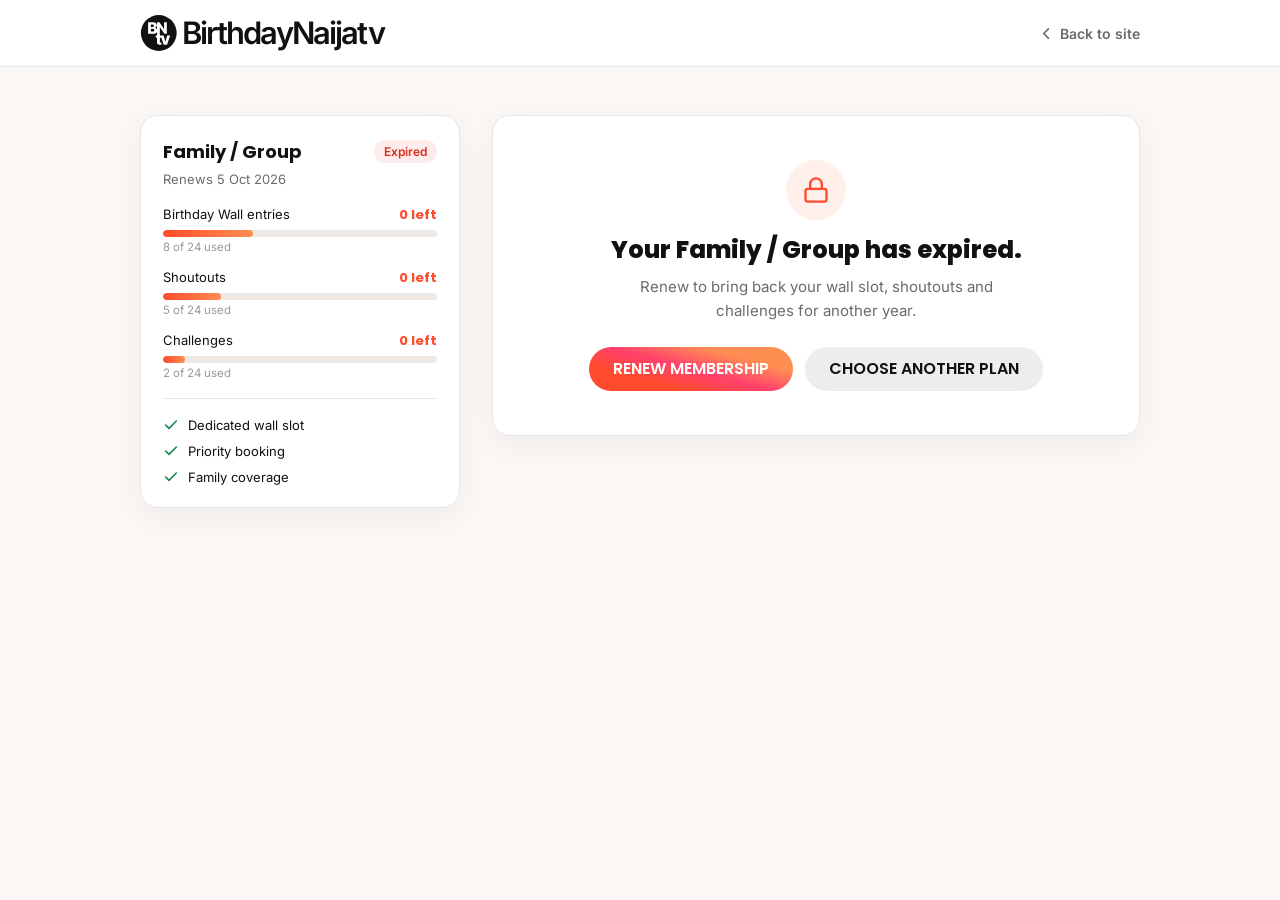
<file: celebrate.html>
<!doctype html>
<html lang="en">
<head>
<meta charset="utf-8">
<meta name="viewport" content="width=device-width, initial-scale=1">
<title>Celebrate a birthday | BirthdayNaija</title>
<meta name="description" content="Post a birthday celebration to the Wall — your plan decides what you can send.">
<meta name="theme-color" content="#111111">
<meta name="robots" content="noindex">
<link rel="stylesheet" href="assets/css/fonts.css">
<link rel="stylesheet" href="assets/css/styles.css">
<link rel="stylesheet" href="assets/css/celebrate.css">
</head>
<body class="cb-body">

<header class="cb-nav">
  <div class="cb-nav__inner">
    <a class="brand" href="index.html#top" aria-label="BirthdayNaijatv home">
      <img class="brand__logo" src="assets/img/bn-logo.svg" alt="" width="36" height="36">
      <span class="brand__word">BirthdayNaijatv</span>
    </a>
    <a class="cb-nav__back" href="index.html">
      <svg viewBox="0 0 16 16" fill="none" aria-hidden="true"><path d="M10 3 5 8l5 5" stroke="currentColor" stroke-width="1.8" stroke-linecap="round" stroke-linejoin="round"/></svg>
      Back to site
    </a>
  </div>
</header>

<main class="cb">
  <div class="cb__wrap">

    <!-- LEFT: the plan the system already knows the user is on -->
    <aside class="cb__aside" data-plan-card></aside>

    <!-- RIGHT: the adaptive form (or a gate when no valid entitlement) -->
    <section class="cb__main">
      <div data-form-wrap>
        <h1 class="cb__title">Celebrate a birthday</h1>
        <p class="cb__lead" data-form-lead></p>

        <form class="cb__form" data-celebrate-form novalidate>

          <!-- Who — family plans choose a covered person -->
          <fieldset class="cb-group" data-who-group>
            <legend class="cb-group__h">Who are you celebrating?</legend>
            <div class="cb-people" data-people hidden></div>
            <div class="cb-field" data-name-field>
              <label class="cb-field__label" for="cb-name">Celebrant's full name</label>
              <input class="cb-field__input" id="cb-name" placeholder="e.g. Amara Okafor" required>
              <span class="cb-field__err">Enter a name.</span>
            </div>
            <div class="cb-field">
              <label class="cb-field__label" for="cb-dob">Date of birth</label>
              <input class="cb-field__input" id="cb-dob" type="date" required>
              <span class="cb-field__err">Select a date.</span>
            </div>
          </fieldset>

          <!-- The message + photo (the Wall entry itself) -->
          <fieldset class="cb-group">
            <legend class="cb-group__h">Your birthday message</legend>
            <div class="cb-field">
              <textarea class="cb-field__area" id="cb-msg" maxlength="500" placeholder="Happy birthday! Your joy is contagious…" required></textarea>
              <span class="cb-field__err">Write a short message.</span>
            </div>
            <label class="cb-upload" for="cb-photo">
              <span class="cb-upload__t"><b>Add a photo</b> — JPG or PNG, up to 5&nbsp;MB</span>
              <input type="file" id="cb-photo" accept="image/*" hidden>
            </label>
          </fieldset>

          <!-- Add-ons: each is an entitlement, gated by the plan + remaining usage -->
          <fieldset class="cb-group">
            <legend class="cb-group__h">Add to this celebration</legend>
            <div class="cb-addons" data-addons></div>
          </fieldset>

          <div class="cb-consent">
            <label><input type="checkbox" id="cb-consent" required> I have permission to share these details, and I understand every entry is reviewed before it appears on the Wall.</label>
          </div>

          <div class="cb-foot">
            <button class="btn btn--grad btn--lg" type="submit" data-submit>Post to the Wall</button>
            <p class="cb-foot__note" data-foot-note></p>
          </div>
        </form>
      </div>

      <!-- Success -->
      <div class="cb-done" data-done hidden>
        <div class="cb-done__mark">🎉</div>
        <h2 class="cb-done__title">Sent for review</h2>
        <p class="cb-done__text" data-done-text></p>
        <div class="cb-done__actions">
          <a class="btn btn--grad" href="wall.html">See the Birthday Wall</a>
          <button class="btn btn--grey" type="button" data-another>Celebrate someone else</button>
        </div>
      </div>

      <!-- Gate: no valid entitlement (used / expired) -->
      <div class="cb-gate" data-gate hidden>
        <div class="cb-gate__icon" data-gate-icon></div>
        <h2 class="cb-gate__title" data-gate-title></h2>
        <p class="cb-gate__text" data-gate-text></p>
        <div class="cb-gate__actions" data-gate-actions></div>
      </div>
    </section>
  </div>
</main>

<div class="cb-toast" data-toast></div>

<script src="assets/js/entitlements.js"></script>
<script src="assets/js/celebrate.js" defer></script>
</body>
</html>
</file>
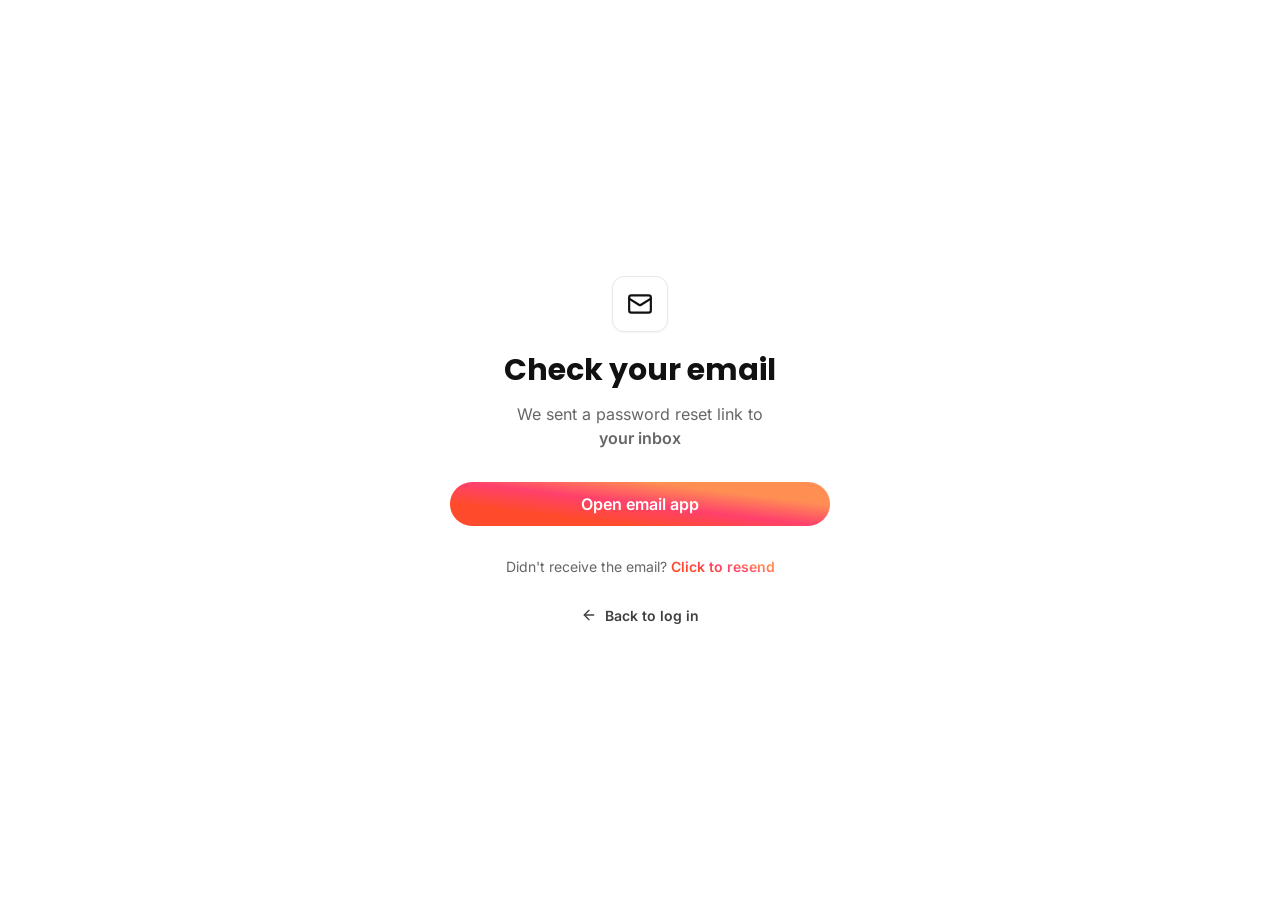
<file: check-email.html>
<!doctype html>
<html lang="en">
<head>
<meta charset="utf-8">
<meta name="viewport" content="width=device-width, initial-scale=1">
<title>Check your email | BirthdayNaija</title>
<meta name="theme-color" content="#111111">
<link rel="stylesheet" href="assets/css/fonts.css">
<link rel="stylesheet" href="assets/css/styles.css">
<link rel="stylesheet" href="assets/css/auth.css">
</head>
<body class="auth-body">
  <main class="auth auth--center">
    <div class="auth__content">
      <div class="auth__header">
        <span class="auth__feat" aria-hidden="true">
          <svg viewBox="0 0 24 24" fill="none" stroke="currentColor" stroke-width="2" stroke-linecap="round" stroke-linejoin="round"><rect width="20" height="16" x="2" y="4" rx="2"/><path d="m22 7-8.97 5.7a1.94 1.94 0 0 1-2.06 0L2 7"/></svg>
        </span>
        <div style="display:flex; flex-direction:column; gap:12px; align-items:center; text-align:center">
          <h1 class="auth__title">Check your email</h1>
          <p class="auth__subtitle">We sent a password reset link to<br><strong data-email>your inbox</strong></p>
        </div>
      </div>

      <div class="auth-actions">
        <a class="auth-btn auth-btn--grad" href="reset.html" style="text-decoration:none">Open email app</a>
      </div>

      <div class="auth-foot">
        <span>Didn't receive the email?</span> <a class="auth-link" href="#" data-resend>Click to resend</a>
      </div>

      <a class="auth-back" href="login.html">
        <svg viewBox="0 0 24 24" fill="none" stroke="currentColor" stroke-width="2" stroke-linecap="round" stroke-linejoin="round"><path d="m12 19-7-7 7-7"/><path d="M19 12H5"/></svg>
        Back to log in
      </a>
    </div>
  </main>
  <script src="assets/js/auth.js" defer></script>
  <script>
    document.querySelector("[data-resend]").addEventListener("click", function(e){ e.preventDefault(); window.BNToast("Reset link sent again."); });
  </script>
</body>
</html>
</file>
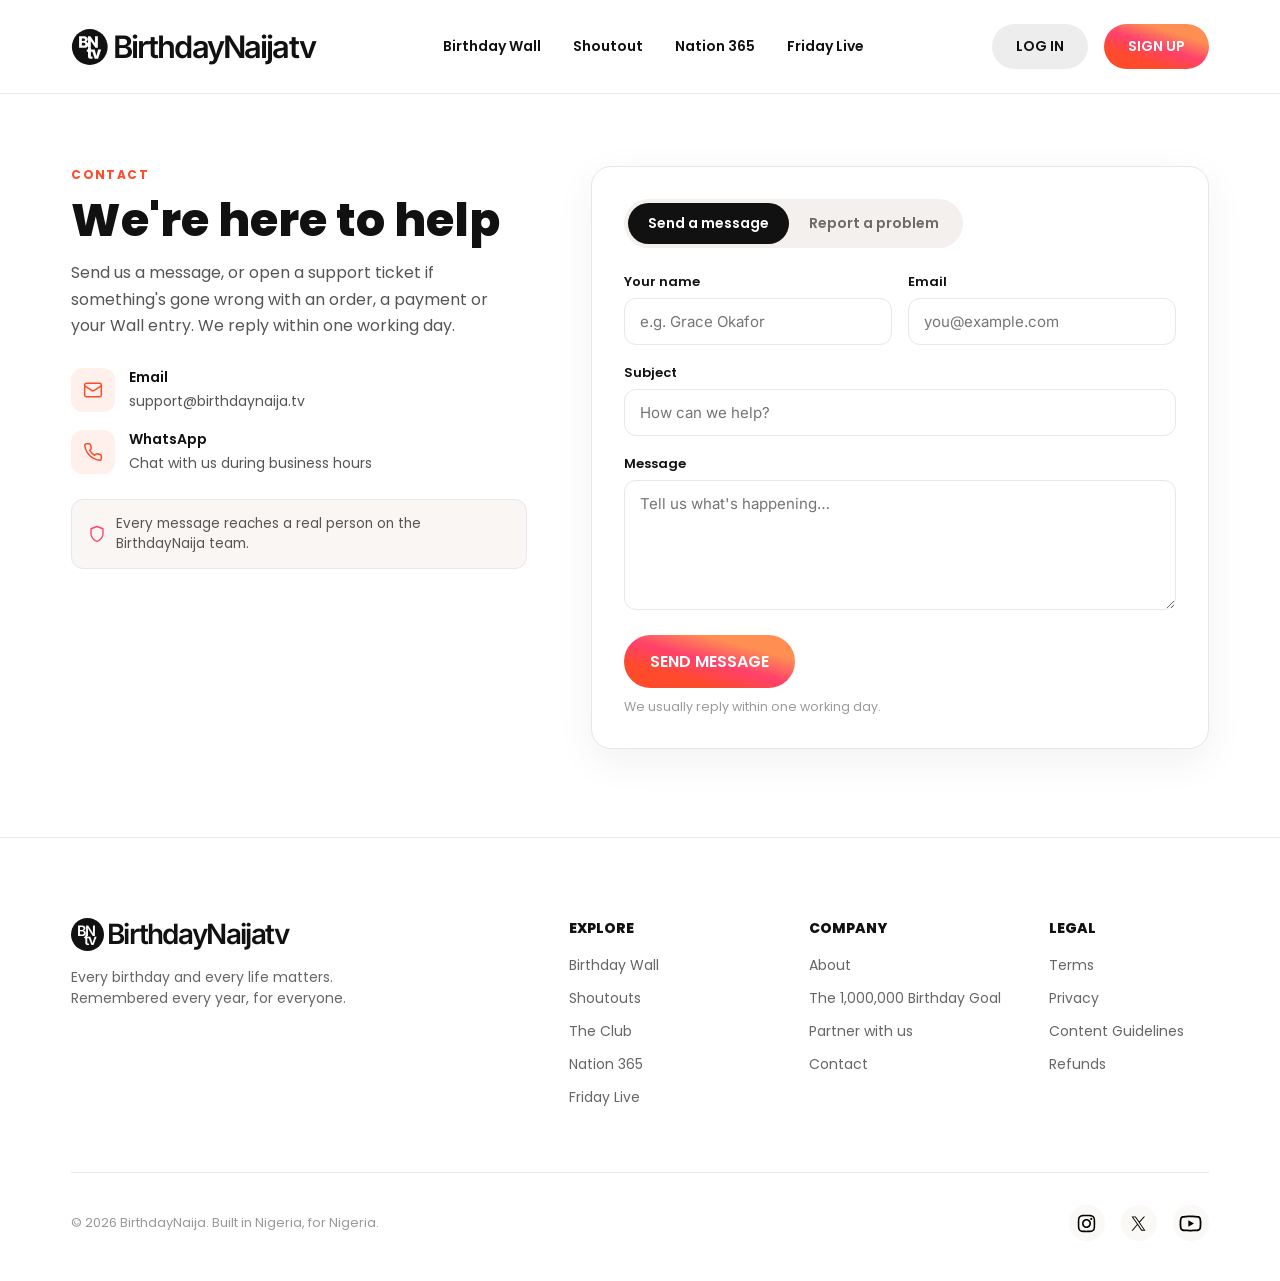
<file: contact.html>
<!doctype html>
<html lang="en">
<head>
<meta charset="utf-8">
<meta name="viewport" content="width=device-width, initial-scale=1">
<title>Contact us | BirthdayNaija</title>
<meta name="description" content="Send the BirthdayNaija team a message, or open a support ticket and we'll help you sort it out.">
<meta name="theme-color" content="#111111">
<link rel="stylesheet" href="assets/css/fonts.css">
<link rel="stylesheet" href="assets/css/styles.css?v=20260924b">
<link rel="stylesheet" href="assets/css/contact.css">
</head>
<body>

<header class="nav" id="top">
  <div class="nav__inner">
    <a class="brand" href="index.html#top" aria-label="BirthdayNaijatv home">
      <img class="brand__logo" src="assets/img/bn-logo.svg" alt="" width="40" height="40">
      <span class="brand__word">BirthdayNaijatv</span>
    </a>
    <nav class="nav__links" aria-label="Primary">
      <a href="wall.html">Birthday Wall</a>
      <a href="index.html#ways" data-go-slide="0">Shoutout</a>
      <!-- Gift hibernated -->
      <a href="index.html#plans">Nation 365</a>
      <a href="index.html#friday-live">Friday Live</a>
    </nav>
    <div class="nav__actions">
      <a class="btn btn--grey btn--nav" href="login.html">Log in</a>
      <a class="btn btn--grad btn--nav" href="register.html">Sign up</a>
    </div>
    <button class="nav__menu" aria-label="Open menu" aria-expanded="false" aria-controls="mobile-menu">
      <span class="nav__burger" aria-hidden="true"><i></i><i></i><i></i></span>
    </button>
  </div>
  <div class="mobile-menu" id="mobile-menu" hidden>
    <span class="mobile-menu__glow mobile-menu__glow--pink" aria-hidden="true"></span>
    <span class="mobile-menu__glow mobile-menu__glow--gold" aria-hidden="true"></span>
    <div class="mobile-menu__top">
      <a class="brand brand--menu" href="index.html#top" aria-label="BirthdayNaijatv home">
        <img class="brand__logo" src="assets/img/bn-logo.svg" alt="" width="36" height="36">
        <span class="brand__word">BirthdayNaijatv</span>
      </a>
      <button class="mobile-menu__close" type="button" data-menu-close aria-label="Close menu"></button>
    </div>
    <nav class="mobile-menu__links" aria-label="Primary">
      <a href="index.html#top">Home</a>
      <a href="wall.html">Birthday Wall</a>
      <a href="index.html#ways" data-go-slide="0">Shoutout</a>
      <!-- Gift hibernated -->
      <a href="index.html#plans">Nation 365</a>
      <a href="index.html#friday-live">Friday Live</a>
    </nav>
    <div class="mobile-menu__bottom">
      <a class="btn btn--grey mobile-menu__cta" href="login.html">Log in</a>
      <a class="btn btn--grad mobile-menu__cta" href="register.html">Sign up</a>
      <div class="mobile-menu__socials">
        <p>Connect with the club</p>
        <div class="mobile-menu__social-row">
          <a href="#instagram" aria-label="Instagram"><img src="assets/icons/instagram.svg" alt="" width="18" height="18"></a>
          <a href="#x" aria-label="X"><img src="assets/icons/circle-x.svg" alt="" width="18" height="18"></a>
          <a href="#youtube" aria-label="YouTube"><img src="assets/icons/youtube.svg" alt="" width="22" height="22"></a>
        </div>
      </div>
    </div>
  </div>
</header>

<main class="ct">
  <div class="container ct__wrap">
    <!-- LEFT: intro + direct channels -->
    <aside class="ct__aside">
      <p class="ct__eyebrow">Contact</p>
      <h1 class="ct__title">We're here to help</h1>
      <p class="ct__lead">Send us a message, or open a support ticket if something's gone wrong with an order, a payment or your Wall entry. We reply within one working day.</p>
      <ul class="ct__channels">
        <li>
          <span class="ct__ch-ic" aria-hidden="true"><svg viewBox="0 0 24 24" fill="none" stroke="currentColor" stroke-width="1.8" stroke-linecap="round" stroke-linejoin="round"><rect width="20" height="16" x="2" y="4" rx="2"/><path d="m22 7-8.97 5.7a1.94 1.94 0 0 1-2.06 0L2 7"/></svg></span>
          <div><b>Email</b><a href="mailto:support@birthdaynaija.tv">support@birthdaynaija.tv</a></div>
        </li>
        <li>
          <span class="ct__ch-ic" aria-hidden="true"><svg viewBox="0 0 24 24" fill="none" stroke="currentColor" stroke-width="1.8" stroke-linecap="round" stroke-linejoin="round"><path d="M22 16.92v3a2 2 0 0 1-2.18 2 19.79 19.79 0 0 1-8.63-3.07 19.5 19.5 0 0 1-6-6 19.79 19.79 0 0 1-3.07-8.67A2 2 0 0 1 4.11 2h3a2 2 0 0 1 2 1.72c.13.96.36 1.9.7 2.81a2 2 0 0 1-.45 2.11L8.09 9.91a16 16 0 0 0 6 6l1.27-1.27a2 2 0 0 1 2.11-.45c.9.34 1.85.57 2.81.7A2 2 0 0 1 22 16.92z"/></svg></span>
          <div><b>WhatsApp</b><a href="#whatsapp">Chat with us during business hours</a></div>
        </li>
      </ul>
      <div class="ct__reassure">
        <svg viewBox="0 0 24 24" fill="none" stroke="currentColor" stroke-width="1.8" stroke-linecap="round" stroke-linejoin="round"><path d="M12 22s8-4 8-10V5l-8-3-8 3v7c0 6 8 10 8 10z"/></svg>
        Every message reaches a real person on the BirthdayNaija team.
      </div>
    </aside>

    <!-- RIGHT: message / support ticket -->
    <section class="ct__panel">
      <div class="ct__seg" role="tablist" aria-label="What do you need?">
        <button class="ct__seg-btn is-on" data-mode="message" role="tab">Send a message</button>
        <button class="ct__seg-btn" data-mode="ticket" role="tab">Report a problem</button>
      </div>

      <form class="ct__form" data-contact-form novalidate>
        <div class="ct-field ct-field--2">
          <div>
            <label class="ct-field__label" for="ct-name">Your name</label>
            <input class="ct-field__input" id="ct-name" placeholder="e.g. Grace Okafor" required>
            <span class="ct-field__err">Enter your name.</span>
          </div>
          <div>
            <label class="ct-field__label" for="ct-email">Email</label>
            <input class="ct-field__input" id="ct-email" type="email" placeholder="you@example.com" required>
            <span class="ct-field__err">Enter a valid email.</span>
          </div>
        </div>

        <!-- Ticket-only fields -->
        <div class="ct-ticket" data-ticket-fields hidden>
          <div class="ct-field ct-field--2">
            <div>
              <label class="ct-field__label" for="ct-cat">What's it about?</label>
              <div class="ct-select"><select class="ct-field__input" id="ct-cat">
                <option value="">Choose a topic</option>
                <option>Payment or refund</option>
                <option>My order / submission</option>
                <option>Birthday Wall entry</option>
                <option>Account &amp; login</option>
                <option>Something else</option>
              </select></div>
            </div>
            <div>
              <label class="ct-field__label" for="ct-priority">Priority</label>
              <div class="ct-select"><select class="ct-field__input" id="ct-priority">
                <option value="low">Low</option>
                <option value="medium" selected>Medium</option>
                <option value="high">High — urgent</option>
              </select></div>
            </div>
          </div>
          <div class="ct-field">
            <label class="ct-field__label" for="ct-order">Order or reference number <span>(optional)</span></label>
            <input class="ct-field__input" id="ct-order" placeholder="e.g. BN-10021">
          </div>
        </div>

        <div class="ct-field">
          <label class="ct-field__label" for="ct-subject" data-subject-label>Subject</label>
          <input class="ct-field__input" id="ct-subject" placeholder="How can we help?" required>
          <span class="ct-field__err">Add a subject.</span>
        </div>

        <div class="ct-field">
          <label class="ct-field__label" for="ct-msg" data-msg-label>Message</label>
          <textarea class="ct-field__area" id="ct-msg" placeholder="Tell us what's happening…" required></textarea>
          <span class="ct-field__err">Write a message.</span>
        </div>

        <div class="ct-foot">
          <button class="btn btn--grad btn--lg" type="submit" data-submit>Send message</button>
          <p class="ct-foot__note" data-foot-note>We usually reply within one working day.</p>
        </div>
      </form>

      <!-- success -->
      <div class="ct-done" data-done hidden>
        <div class="ct-done__mark" data-done-mark>✅</div>
        <h2 class="ct-done__title" data-done-title>Message sent</h2>
        <p class="ct-done__text" data-done-text></p>
        <button class="btn btn--grey" type="button" data-another>Send another</button>
      </div>
    </section>
  </div>
</main>

<footer class="footer">
  <div class="container">
    <div class="footer__top">
      <div class="footer__brand">
        <a class="brand brand--sm" href="index.html#top" aria-label="BirthdayNaijatv home">
          <span class="brand__mark" aria-hidden="true"><b>BN</b><i>tv</i></span>
          <span class="brand__word">BirthdayNaijatv</span>
        </a>
        <p>Every birthday and every life matters. Remembered every year, for everyone.</p>
      </div>
      <div class="footer__dirs">
        <div class="footer__col">
          <p class="footer__h">Explore</p>
          <a href="wall.html">Birthday Wall</a><a href="index.html#ways" data-go-slide="0">Shoutouts</a><a href="index.html#club">The Club</a><a href="index.html#plans">Nation 365</a><a href="index.html#friday-live">Friday Live</a>
        </div>
        <div class="footer__col">
          <p class="footer__h">Company</p>
          <a href="index.html#about">About</a><a href="index.html#goal">The 1,000,000 Birthday Goal</a><a href="form.html?flow=business">Partner with us</a><a href="contact.html">Contact</a>
        </div>
        <div class="footer__col">
          <p class="footer__h">Legal</p>
          <a href="#terms">Terms</a><a href="#privacy">Privacy</a><a href="#guidelines">Content Guidelines</a><a href="#refunds">Refunds</a>
        </div>
      </div>
    </div>
    <div class="footer__bottom">
      <p>© <span data-year>2026</span> BirthdayNaija. Built in Nigeria, for Nigeria.</p>
      <div class="footer__social">
        <a href="#instagram" aria-label="Instagram"><img src="assets/icons/instagram.svg" alt="" width="19" height="19"></a>
        <a href="#x" aria-label="X"><img src="assets/icons/circle-x.svg" alt="" width="19" height="19"></a>
        <a href="#youtube" aria-label="YouTube" data-ico="youtube"><img src="assets/icons/youtube.svg" alt="" width="25" height="25"></a>
      </div>
    </div>
  </div>
</footer>

<div class="ct-toast" data-toast></div>

<script src="assets/js/main.js?v=20260924b" defer></script>
<script src="assets/js/contact.js" defer></script>
</body>
</html>
</file>
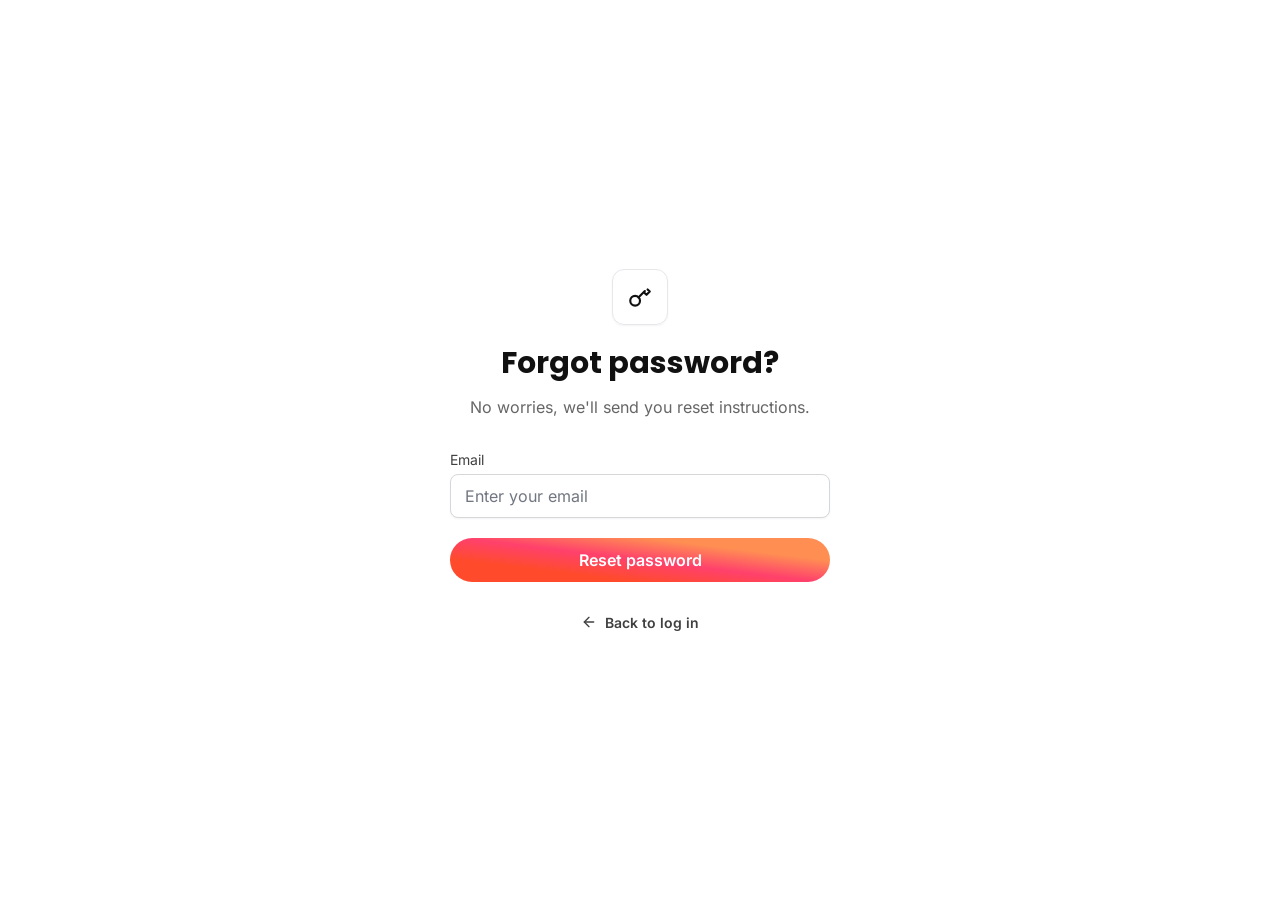
<file: forgot.html>
<!doctype html>
<html lang="en">
<head>
<meta charset="utf-8">
<meta name="viewport" content="width=device-width, initial-scale=1">
<title>Forgot password | BirthdayNaija</title>
<meta name="theme-color" content="#111111">
<link rel="stylesheet" href="assets/css/fonts.css">
<link rel="stylesheet" href="assets/css/styles.css">
<link rel="stylesheet" href="assets/css/auth.css">
</head>
<body class="auth-body">
  <main class="auth auth--center">
    <div class="auth__content">
      <div class="auth__header">
        <span class="auth__feat" aria-hidden="true">
          <svg viewBox="0 0 24 24" fill="none" stroke="currentColor" stroke-width="2" stroke-linecap="round" stroke-linejoin="round"><circle cx="7.5" cy="15.5" r="4.5"/><path d="m10.5 12.5 6-6"/><path d="m16 8 2 2 3-3-2-2"/></svg>
        </span>
        <div style="display:flex; flex-direction:column; gap:12px; align-items:center; text-align:center">
          <h1 class="auth__title">Forgot password?</h1>
          <p class="auth__subtitle">No worries, we'll send you reset instructions.</p>
        </div>
      </div>

      <form class="auth__form" data-auth-form data-next="check-email.html" novalidate>
        <div class="auth-field">
          <label class="auth-field__label" for="email">Email</label>
          <div class="auth-input-wrap"><input class="auth-input" id="email" type="email" placeholder="Enter your email" required></div>
          <span class="auth-field__error">Enter a valid email address.</span>
        </div>
        <div class="auth-actions">
          <button type="submit" class="auth-btn auth-btn--grad">Reset password</button>
        </div>
      </form>

      <a class="auth-back" href="login.html">
        <svg viewBox="0 0 24 24" fill="none" stroke="currentColor" stroke-width="2" stroke-linecap="round" stroke-linejoin="round"><path d="m12 19-7-7 7-7"/><path d="M19 12H5"/></svg>
        Back to log in
      </a>
    </div>
  </main>
  <script src="assets/js/auth.js" defer></script>
</body>
</html>
</file>
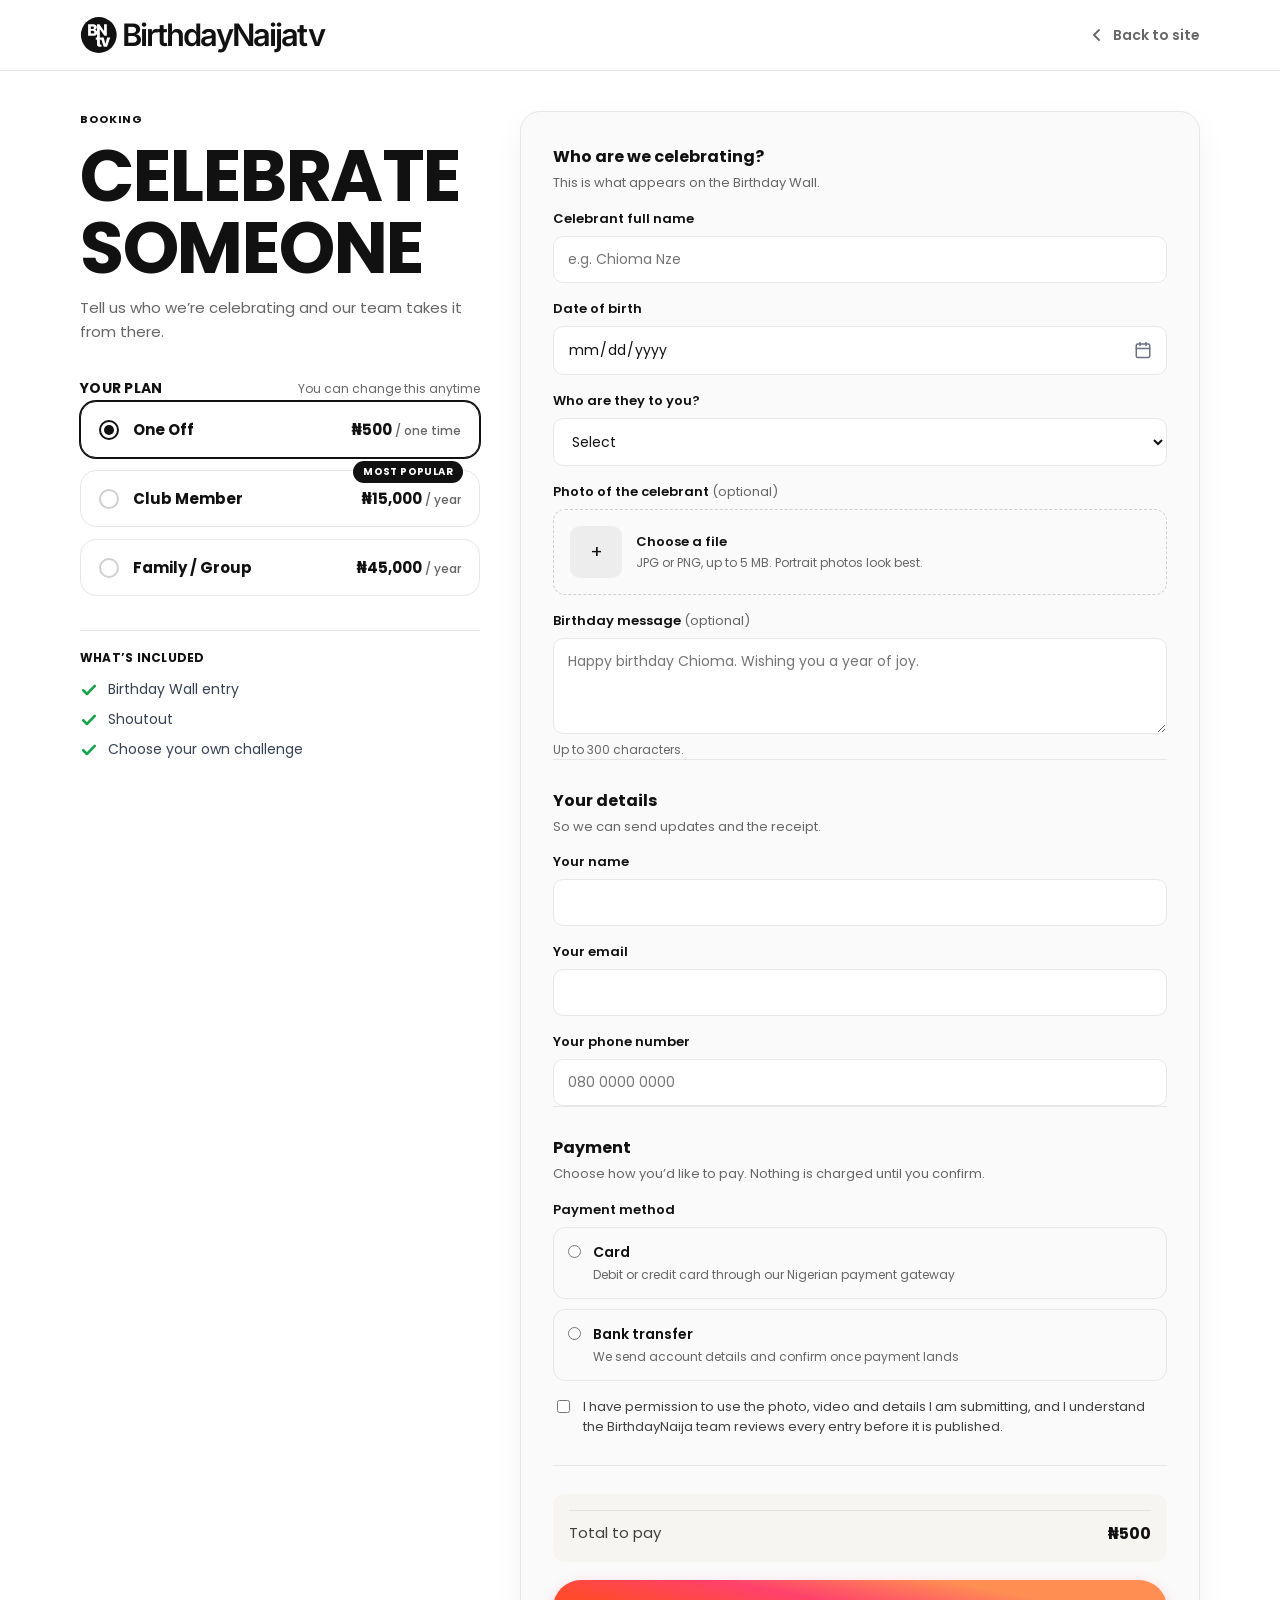
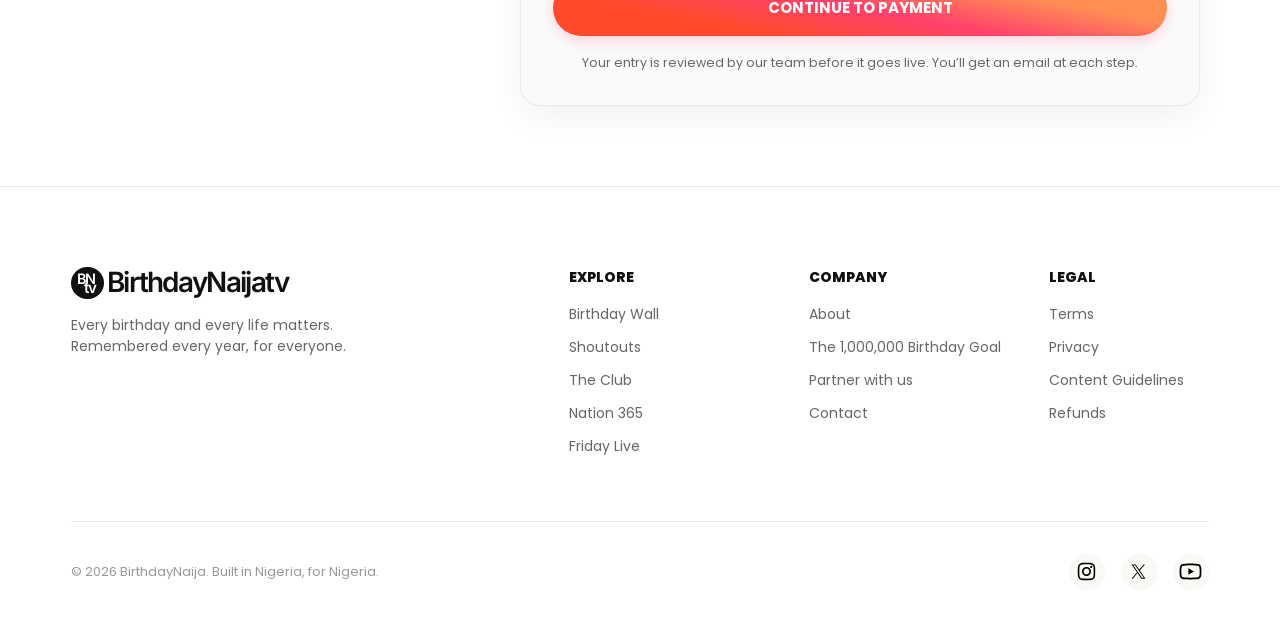
<file: form.html>
<!DOCTYPE html>
<html lang="en">
<head>
<meta charset="utf-8">
<meta name="viewport" content="width=device-width, initial-scale=1">
<title>Complete your details | BirthdayNaija</title>
<meta name="description" content="Tell us who we're celebrating and complete your BirthdayNaija booking.">
<meta name="theme-color" content="#111111">
<meta name="robots" content="noindex">
<link rel="stylesheet" href="assets/css/fonts.css">
<link rel="stylesheet" href="assets/css/styles.css?v=20260924b">
<link rel="stylesheet" href="assets/css/forms.css?v=20260924b">
<link rel="stylesheet" href="assets/css/form-page.css?v=20260924b">
</head>
<body class="fp-body">

<header class="fp-nav">
  <div class="fp-nav__inner">
    <a class="brand" href="index.html#top" aria-label="BirthdayNaijatv home">
      <img class="brand__logo" src="assets/img/bn-logo.svg" alt="" width="36" height="36">
      <span class="brand__word">BirthdayNaijatv</span>
    </a>
    <a class="fp-nav__back" href="index.html">
      <svg viewBox="0 0 16 16" fill="none" aria-hidden="true"><path d="M10 3 5 8l5 5" stroke="currentColor" stroke-width="1.8" stroke-linecap="round" stroke-linejoin="round"/></svg>
      Back to site
    </a>
  </div>
</header>

<main class="fp">
  <div class="fp__wrap" data-fp-wrap>
    <aside class="fp__aside" data-fp-aside></aside>
    <form class="fp__form" data-fp-form novalidate>
      <div data-fp-fields></div>
      <div class="fp__foot" data-fp-foot></div>
    </form>
  </div>
</main>

<footer class="footer">
  <div class="container">
    <div class="footer__top">
      <div class="footer__brand">
        <a class="brand brand--sm" href="index.html#top" aria-label="BirthdayNaijatv home">
          <span class="brand__mark" aria-hidden="true"><b>BN</b><i>tv</i></span>
          <span class="brand__word">BirthdayNaijatv</span>
        </a>
        <p>Every birthday and every life matters. Remembered every year, for everyone.</p>
      </div>
      <div class="footer__dirs">
        <div class="footer__col">
          <p class="footer__h">Explore</p>
          <a href="wall.html">Birthday Wall</a><a href="index.html#ways" data-go-slide="0">Shoutouts</a><a href="index.html#club">The Club</a><a href="index.html#plans">Nation 365</a><a href="index.html#friday-live">Friday Live</a>
        </div>
        <div class="footer__col">
          <p class="footer__h">Company</p>
          <a href="index.html#about">About</a><a href="index.html#goal">The 1,000,000 Birthday Goal</a><a href="form.html?flow=business">Partner with us</a><a href="contact.html">Contact</a>
        </div>
        <div class="footer__col">
          <p class="footer__h">Legal</p>
          <a href="#terms">Terms</a><a href="#privacy">Privacy</a><a href="#guidelines">Content Guidelines</a><a href="#refunds">Refunds</a>
        </div>
      </div>
    </div>
    <div class="footer__bottom">
      <p>© <span data-year>2026</span> BirthdayNaija. Built in Nigeria, for Nigeria.</p>
      <div class="footer__social">
        <a href="#instagram" aria-label="Instagram"><img src="assets/icons/instagram.svg" alt="" width="19" height="19"></a>
        <a href="#x" aria-label="X"><img src="assets/icons/circle-x.svg" alt="" width="19" height="19"></a>
        <a href="#youtube" aria-label="YouTube" data-ico="youtube"><img src="assets/icons/youtube.svg" alt="" width="25" height="25"></a>
      </div>
    </div>
  </div>
</footer>

<script src="assets/js/form-page.js?v=20260924b" defer></script>
</body>
</html>
</file>
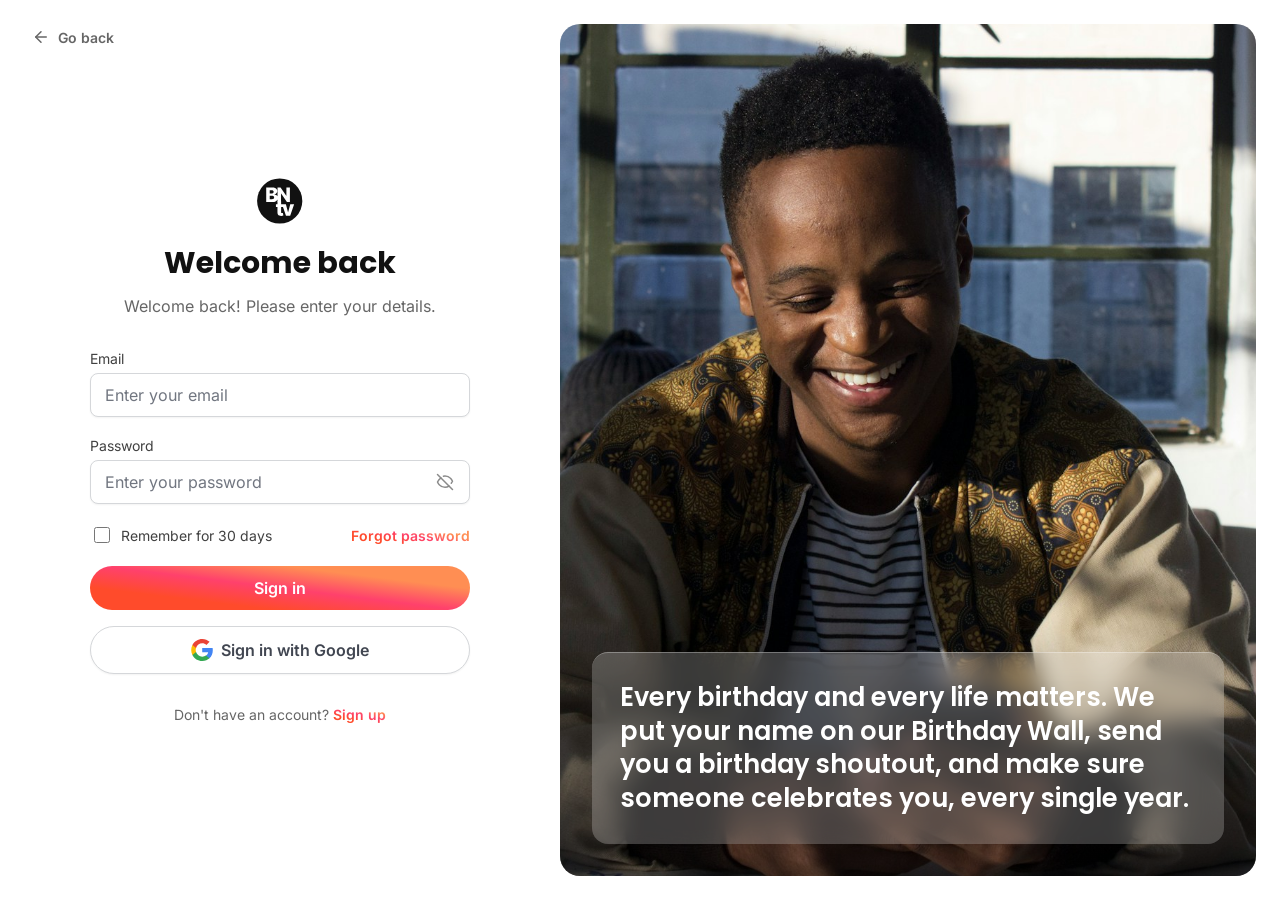
<file: login.html>
<!doctype html>
<html lang="en">
<head>
<meta charset="utf-8">
<meta name="viewport" content="width=device-width, initial-scale=1">
<title>Log in | BirthdayNaija</title>
<meta name="description" content="Log in to your BirthdayNaija account.">
<meta name="theme-color" content="#111111">
<link rel="stylesheet" href="assets/css/fonts.css">
<link rel="stylesheet" href="assets/css/styles.css">
<link rel="stylesheet" href="assets/css/auth.css">
</head>
<body class="auth-body">
  <main class="auth">
    <a class="auth__back-top" href="index.html">
      <svg viewBox="0 0 24 24" fill="none" stroke="currentColor" stroke-width="2" stroke-linecap="round" stroke-linejoin="round"><path d="m12 19-7-7 7-7"/><path d="M19 12H5"/></svg>
      Go back
    </a>
    <section class="auth__form-col">
      <div class="auth__content">
        <div class="auth__header">
          <a class="auth__logo-link" href="index.html" aria-label="BirthdayNaija home"><img class="auth__logo-img" src="assets/img/bn-logo.svg" alt="BirthdayNaija TV" width="48" height="48"></a>
          <div class="auth__header--left" style="align-items:center; text-align:center; display:flex; flex-direction:column; gap:12px; width:100%">
            <h1 class="auth__title">Welcome back</h1>
            <p class="auth__subtitle">Welcome back! Please enter your details.</p>
          </div>
        </div>

        <form class="auth__form" data-auth-form data-next="dashboard.html" novalidate>
          <div class="auth-field">
            <label class="auth-field__label" for="email">Email</label>
            <div class="auth-input-wrap"><input class="auth-input" id="email" type="email" placeholder="Enter your email" required></div>
            <span class="auth-field__error">Enter a valid email address.</span>
          </div>
          <div class="auth-field">
            <label class="auth-field__label" for="password">Password</label>
            <div class="auth-input-wrap">
              <input class="auth-input auth-input--pw" id="password" type="password" placeholder="Enter your password" required>
              <button type="button" class="auth-eye" data-eye aria-label="Show password"></button>
            </div>
            <span class="auth-field__error">Enter your password.</span>
          </div>

          <div class="auth-row">
            <label class="auth-check"><input type="checkbox"> Remember for 30 days</label>
            <a class="auth-link" href="forgot.html">Forgot password</a>
          </div>

          <div class="auth-actions">
            <button type="submit" class="auth-btn auth-btn--grad">Sign in</button>
            <button type="button" class="auth-btn auth-btn--google"><img src="assets/icons/google.svg" alt=""> Sign in with Google</button>
          </div>
        </form>

        <div class="auth-foot">
          <span>Don't have an account?</span> <a class="auth-link" href="register.html">Sign up</a>
        </div>
      </div>
    </section>

    <section class="auth__image-col">
      <div class="auth__image">
        <img src="assets/img/auth-hero.png" alt="A person celebrating a birthday">
        <div class="auth__quote">
          <div class="auth__quote-card">
            <p>Every birthday and every life matters. We put your name on our Birthday Wall, send you a birthday shoutout, and make sure someone celebrates you, every single year.</p>
          </div>
        </div>
      </div>
    </section>
  </main>
  <script src="assets/js/auth.js" defer></script>
</body>
</html>
</file>
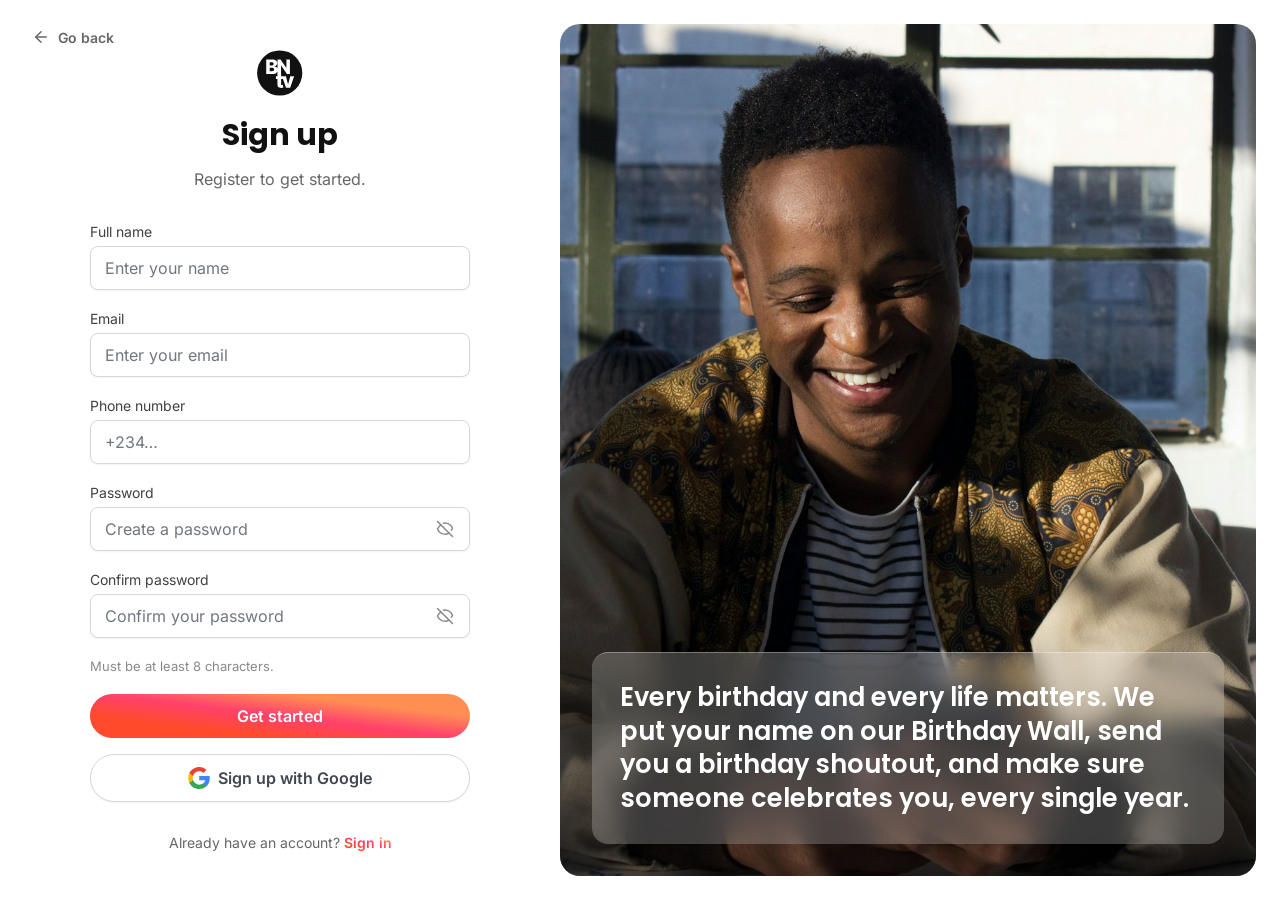
<file: register.html>
<!doctype html>
<html lang="en">
<head>
<meta charset="utf-8">
<meta name="viewport" content="width=device-width, initial-scale=1">
<title>Sign up | BirthdayNaija</title>
<meta name="description" content="Create your BirthdayNaija account.">
<meta name="theme-color" content="#111111">
<link rel="stylesheet" href="assets/css/fonts.css">
<link rel="stylesheet" href="assets/css/styles.css">
<link rel="stylesheet" href="assets/css/auth.css">
</head>
<body class="auth-body">
  <main class="auth">
    <a class="auth__back-top" href="index.html">
      <svg viewBox="0 0 24 24" fill="none" stroke="currentColor" stroke-width="2" stroke-linecap="round" stroke-linejoin="round"><path d="m12 19-7-7 7-7"/><path d="M19 12H5"/></svg>
      Go back
    </a>
    <section class="auth__form-col">
      <div class="auth__content">
        <div class="auth__header">
          <a class="auth__logo-link" href="index.html" aria-label="BirthdayNaija home"><img class="auth__logo-img" src="assets/img/bn-logo.svg" alt="BirthdayNaija TV" width="48" height="48"></a>
          <div style="display:flex; flex-direction:column; gap:12px; width:100%; align-items:center; text-align:center">
            <h1 class="auth__title">Sign up</h1>
            <p class="auth__subtitle">Register to get started.</p>
          </div>
        </div>

        <form class="auth__form" data-auth-form data-next="verify.html" data-toast="Account created — check your email." novalidate>
          <div class="auth-field">
            <label class="auth-field__label" for="name">Full name</label>
            <div class="auth-input-wrap"><input class="auth-input" id="name" type="text" placeholder="Enter your name" required></div>
            <span class="auth-field__error">Enter your full name.</span>
          </div>
          <div class="auth-field">
            <label class="auth-field__label" for="email">Email</label>
            <div class="auth-input-wrap"><input class="auth-input" id="email" type="email" placeholder="Enter your email" required></div>
            <span class="auth-field__error">Enter a valid email address.</span>
          </div>
          <div class="auth-field">
            <label class="auth-field__label" for="phone">Phone number</label>
            <div class="auth-input-wrap"><input class="auth-input" id="phone" type="tel" placeholder="+234…" required></div>
            <span class="auth-field__error">Enter your phone number.</span>
          </div>
          <div class="auth-field">
            <label class="auth-field__label" for="password">Password</label>
            <div class="auth-input-wrap">
              <input class="auth-input auth-input--pw" id="password" type="password" placeholder="Create a password" data-min="8" required>
              <button type="button" class="auth-eye" data-eye aria-label="Show password"></button>
            </div>
            <span class="auth-field__error">Must be at least 8 characters.</span>
          </div>
          <div class="auth-field">
            <label class="auth-field__label" for="confirm">Confirm password</label>
            <div class="auth-input-wrap">
              <input class="auth-input auth-input--pw" id="confirm" type="password" placeholder="Confirm your password" data-match="#password" required>
              <button type="button" class="auth-eye" data-eye aria-label="Show password"></button>
            </div>
            <span class="auth-field__error">Passwords must match.</span>
          </div>
          <p class="auth-field__hint">Must be at least 8 characters.</p>

          <div class="auth-actions">
            <button type="submit" class="auth-btn auth-btn--grad">Get started</button>
            <button type="button" class="auth-btn auth-btn--google"><img src="assets/icons/google.svg" alt=""> Sign up with Google</button>
          </div>
        </form>

        <div class="auth-foot">
          <span>Already have an account?</span> <a class="auth-link" href="login.html">Sign in</a>
        </div>
      </div>
    </section>

    <section class="auth__image-col">
      <div class="auth__image">
        <img src="assets/img/auth-hero.png" alt="A person celebrating a birthday">
        <div class="auth__quote">
          <div class="auth__quote-card">
            <p>Every birthday and every life matters. We put your name on our Birthday Wall, send you a birthday shoutout, and make sure someone celebrates you, every single year.</p>
          </div>
        </div>
      </div>
    </section>
  </main>
  <script src="assets/js/auth.js" defer></script>
</body>
</html>
</file>
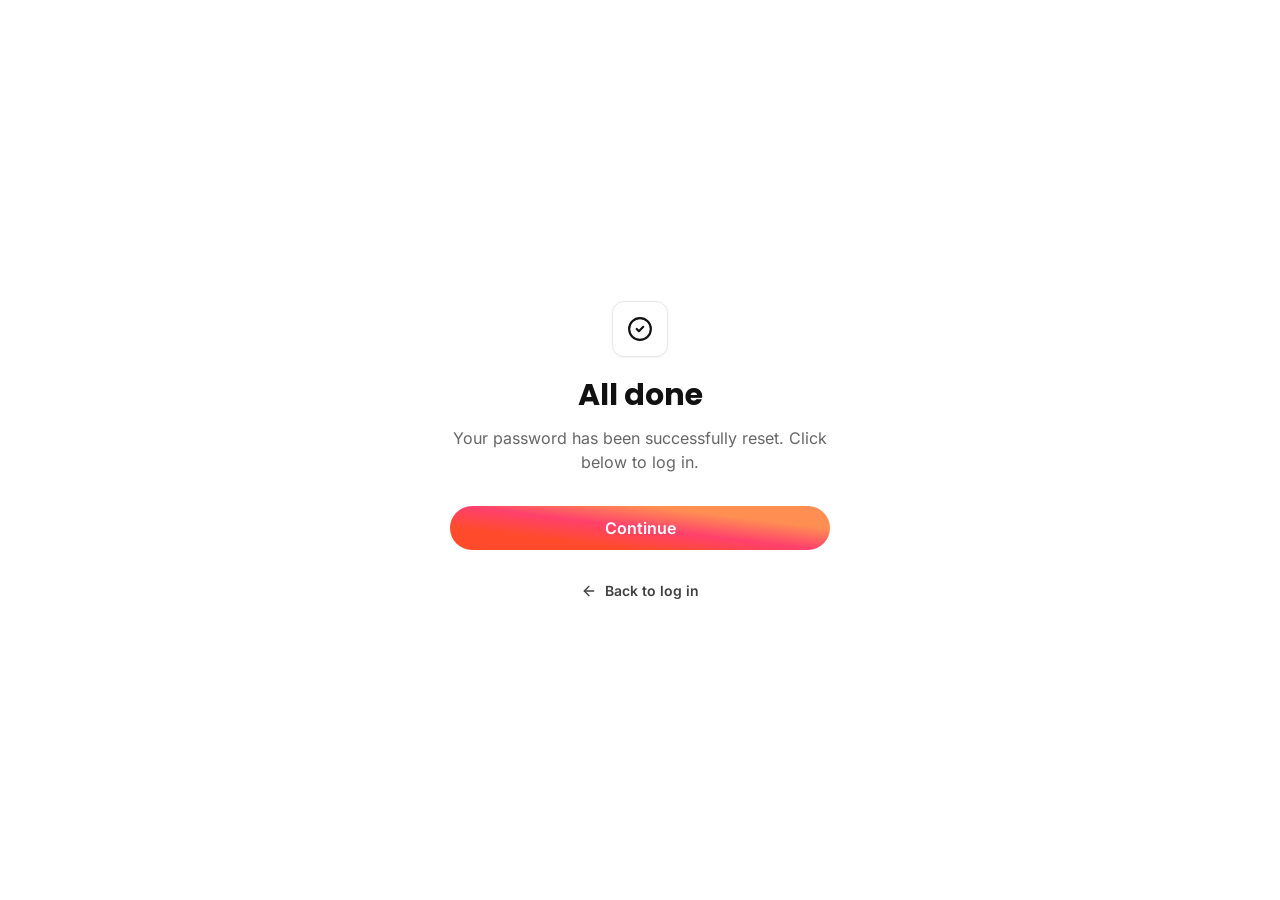
<file: reset-done.html>
<!doctype html>
<html lang="en">
<head>
<meta charset="utf-8">
<meta name="viewport" content="width=device-width, initial-scale=1">
<title>Password reset | BirthdayNaija</title>
<meta name="theme-color" content="#111111">
<link rel="stylesheet" href="assets/css/fonts.css">
<link rel="stylesheet" href="assets/css/styles.css">
<link rel="stylesheet" href="assets/css/auth.css">
</head>
<body class="auth-body">
  <main class="auth auth--center">
    <div class="auth__content">
      <div class="auth__header">
        <span class="auth__feat" aria-hidden="true">
          <svg viewBox="0 0 24 24" fill="none" stroke="currentColor" stroke-width="2" stroke-linecap="round" stroke-linejoin="round"><circle cx="12" cy="12" r="10"/><path d="m9 12 2 2 4-4"/></svg>
        </span>
        <div style="display:flex; flex-direction:column; gap:12px; align-items:center; text-align:center">
          <h1 class="auth__title">All done</h1>
          <p class="auth__subtitle">Your password has been successfully reset. Click below to log in.</p>
        </div>
      </div>

      <div class="auth-actions">
        <a class="auth-btn auth-btn--grad" href="login.html" style="text-decoration:none">Continue</a>
      </div>

      <a class="auth-back" href="login.html">
        <svg viewBox="0 0 24 24" fill="none" stroke="currentColor" stroke-width="2" stroke-linecap="round" stroke-linejoin="round"><path d="m12 19-7-7 7-7"/><path d="M19 12H5"/></svg>
        Back to log in
      </a>
    </div>
  </main>
  <script src="assets/js/auth.js" defer></script>
</body>
</html>
</file>
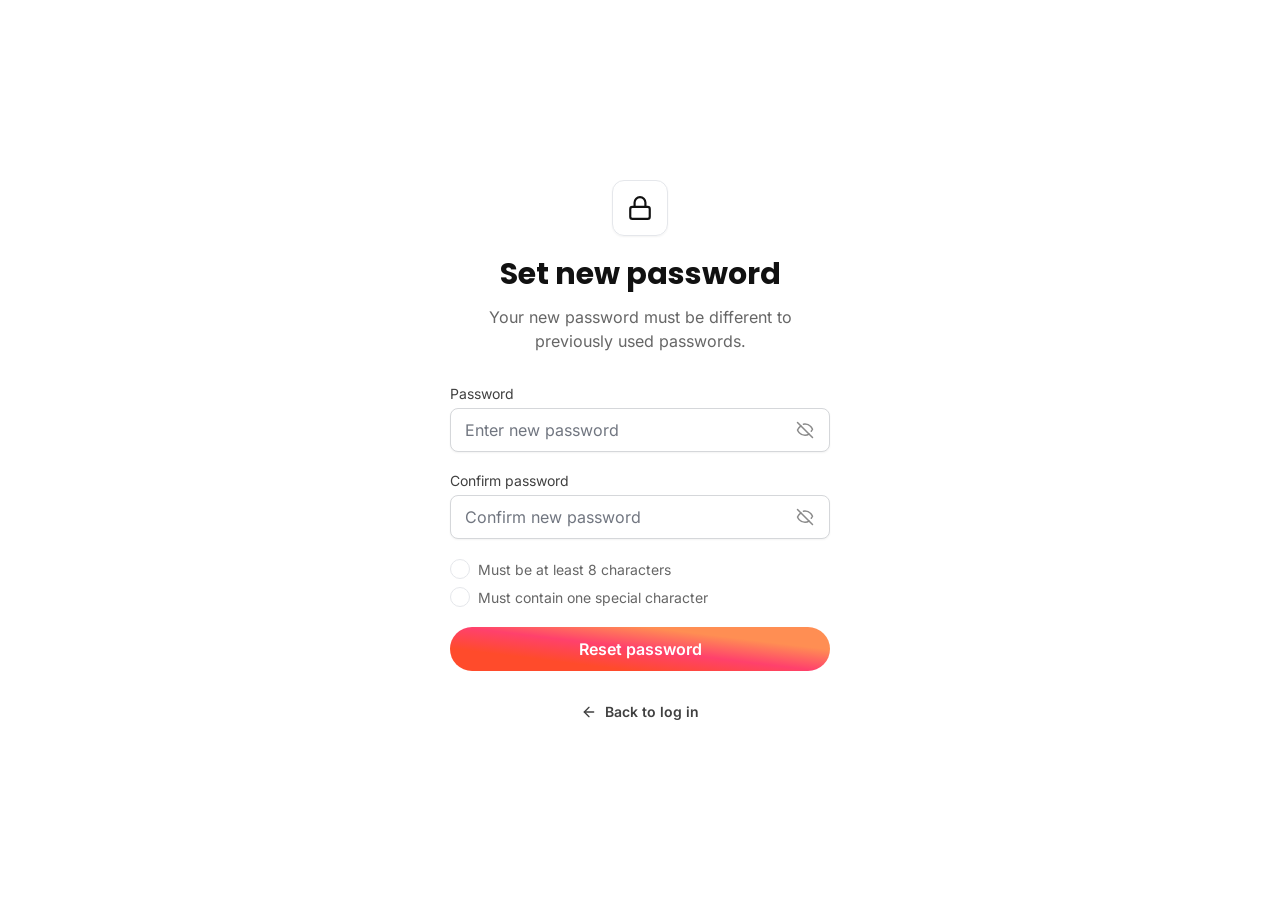
<file: reset.html>
<!doctype html>
<html lang="en">
<head>
<meta charset="utf-8">
<meta name="viewport" content="width=device-width, initial-scale=1">
<title>Set new password | BirthdayNaija</title>
<meta name="theme-color" content="#111111">
<link rel="stylesheet" href="assets/css/fonts.css">
<link rel="stylesheet" href="assets/css/styles.css">
<link rel="stylesheet" href="assets/css/auth.css">
</head>
<body class="auth-body">
  <main class="auth auth--center">
    <div class="auth__content">
      <div class="auth__header">
        <span class="auth__feat" aria-hidden="true">
          <svg viewBox="0 0 24 24" fill="none" stroke="currentColor" stroke-width="2" stroke-linecap="round" stroke-linejoin="round"><rect width="18" height="11" x="3" y="11" rx="2"/><path d="M7 11V7a5 5 0 0 1 10 0v4"/></svg>
        </span>
        <div style="display:flex; flex-direction:column; gap:12px; align-items:center; text-align:center">
          <h1 class="auth__title">Set new password</h1>
          <p class="auth__subtitle">Your new password must be different to previously used passwords.</p>
        </div>
      </div>

      <form class="auth__form" data-auth-form data-pw-rules data-next="reset-done.html" novalidate>
        <div class="auth-field">
          <label class="auth-field__label" for="new-password">Password</label>
          <div class="auth-input-wrap">
            <input class="auth-input auth-input--pw" id="new-password" type="password" placeholder="Enter new password" data-min="8" required>
            <button type="button" class="auth-eye" data-eye aria-label="Show password"></button>
          </div>
        </div>
        <div class="auth-field">
          <label class="auth-field__label" for="confirm">Confirm password</label>
          <div class="auth-input-wrap">
            <input class="auth-input auth-input--pw" id="confirm" type="password" placeholder="Confirm new password" data-match="#new-password" required>
            <button type="button" class="auth-eye" data-eye aria-label="Show password"></button>
          </div>
          <span class="auth-field__error">Passwords must match.</span>
        </div>

        <div class="auth-rules">
          <div class="auth-rule" data-rule-len><span class="auth-rule__dot"></span> Must be at least 8 characters</div>
          <div class="auth-rule" data-rule-special><span class="auth-rule__dot"></span> Must contain one special character</div>
        </div>

        <div class="auth-actions">
          <button type="submit" class="auth-btn auth-btn--grad">Reset password</button>
        </div>
      </form>

      <a class="auth-back" href="login.html">
        <svg viewBox="0 0 24 24" fill="none" stroke="currentColor" stroke-width="2" stroke-linecap="round" stroke-linejoin="round"><path d="m12 19-7-7 7-7"/><path d="M19 12H5"/></svg>
        Back to log in
      </a>
    </div>
  </main>
  <script src="assets/js/auth.js" defer></script>
</body>
</html>
</file>
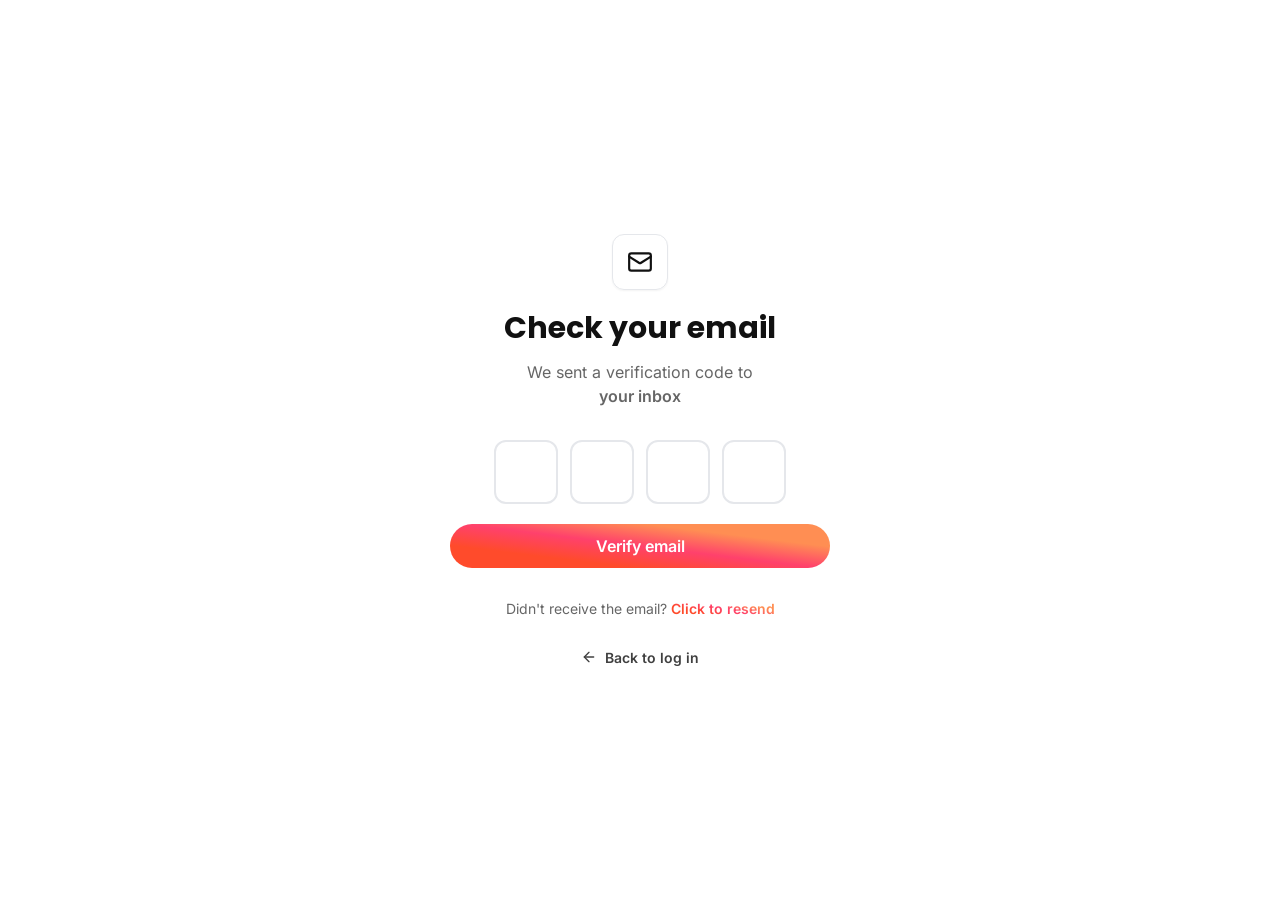
<file: verify.html>
<!doctype html>
<html lang="en">
<head>
<meta charset="utf-8">
<meta name="viewport" content="width=device-width, initial-scale=1">
<title>Verify your email | BirthdayNaija</title>
<meta name="theme-color" content="#111111">
<link rel="stylesheet" href="assets/css/fonts.css">
<link rel="stylesheet" href="assets/css/styles.css">
<link rel="stylesheet" href="assets/css/auth.css">
</head>
<body class="auth-body">
  <main class="auth auth--center">
    <div class="auth__content">
      <div class="auth__header">
        <span class="auth__feat" aria-hidden="true">
          <svg viewBox="0 0 24 24" fill="none" stroke="currentColor" stroke-width="2" stroke-linecap="round" stroke-linejoin="round"><rect width="20" height="16" x="2" y="4" rx="2"/><path d="m22 7-8.97 5.7a1.94 1.94 0 0 1-2.06 0L2 7"/></svg>
        </span>
        <div style="display:flex; flex-direction:column; gap:12px; align-items:center; text-align:center">
          <h1 class="auth__title">Check your email</h1>
          <p class="auth__subtitle">We sent a verification code to<br><strong>your inbox</strong></p>
        </div>
      </div>

      <form class="auth__form" data-auth-form data-next="dashboard.html" data-toast="Email verified 🎉" novalidate>
        <div class="otp" role="group" aria-label="Verification code">
          <input inputmode="numeric" maxlength="1" aria-label="Digit 1">
          <input inputmode="numeric" maxlength="1" aria-label="Digit 2">
          <input inputmode="numeric" maxlength="1" aria-label="Digit 3">
          <input inputmode="numeric" maxlength="1" aria-label="Digit 4">
        </div>
        <div class="auth-actions">
          <button type="submit" class="auth-btn auth-btn--grad">Verify email</button>
        </div>
      </form>

      <div class="auth-foot">
        <span>Didn't receive the email?</span> <a class="auth-link" href="#" data-resend>Click to resend</a>
      </div>

      <a class="auth-back" href="login.html">
        <svg viewBox="0 0 24 24" fill="none" stroke="currentColor" stroke-width="2" stroke-linecap="round" stroke-linejoin="round"><path d="m12 19-7-7 7-7"/><path d="M19 12H5"/></svg>
        Back to log in
      </a>
    </div>
  </main>
  <script src="assets/js/auth.js" defer></script>
  <script>
    document.querySelector("[data-resend]").addEventListener("click", function(e){ e.preventDefault(); window.BNToast("Verification code sent again."); });
  </script>
</body>
</html>
</file>
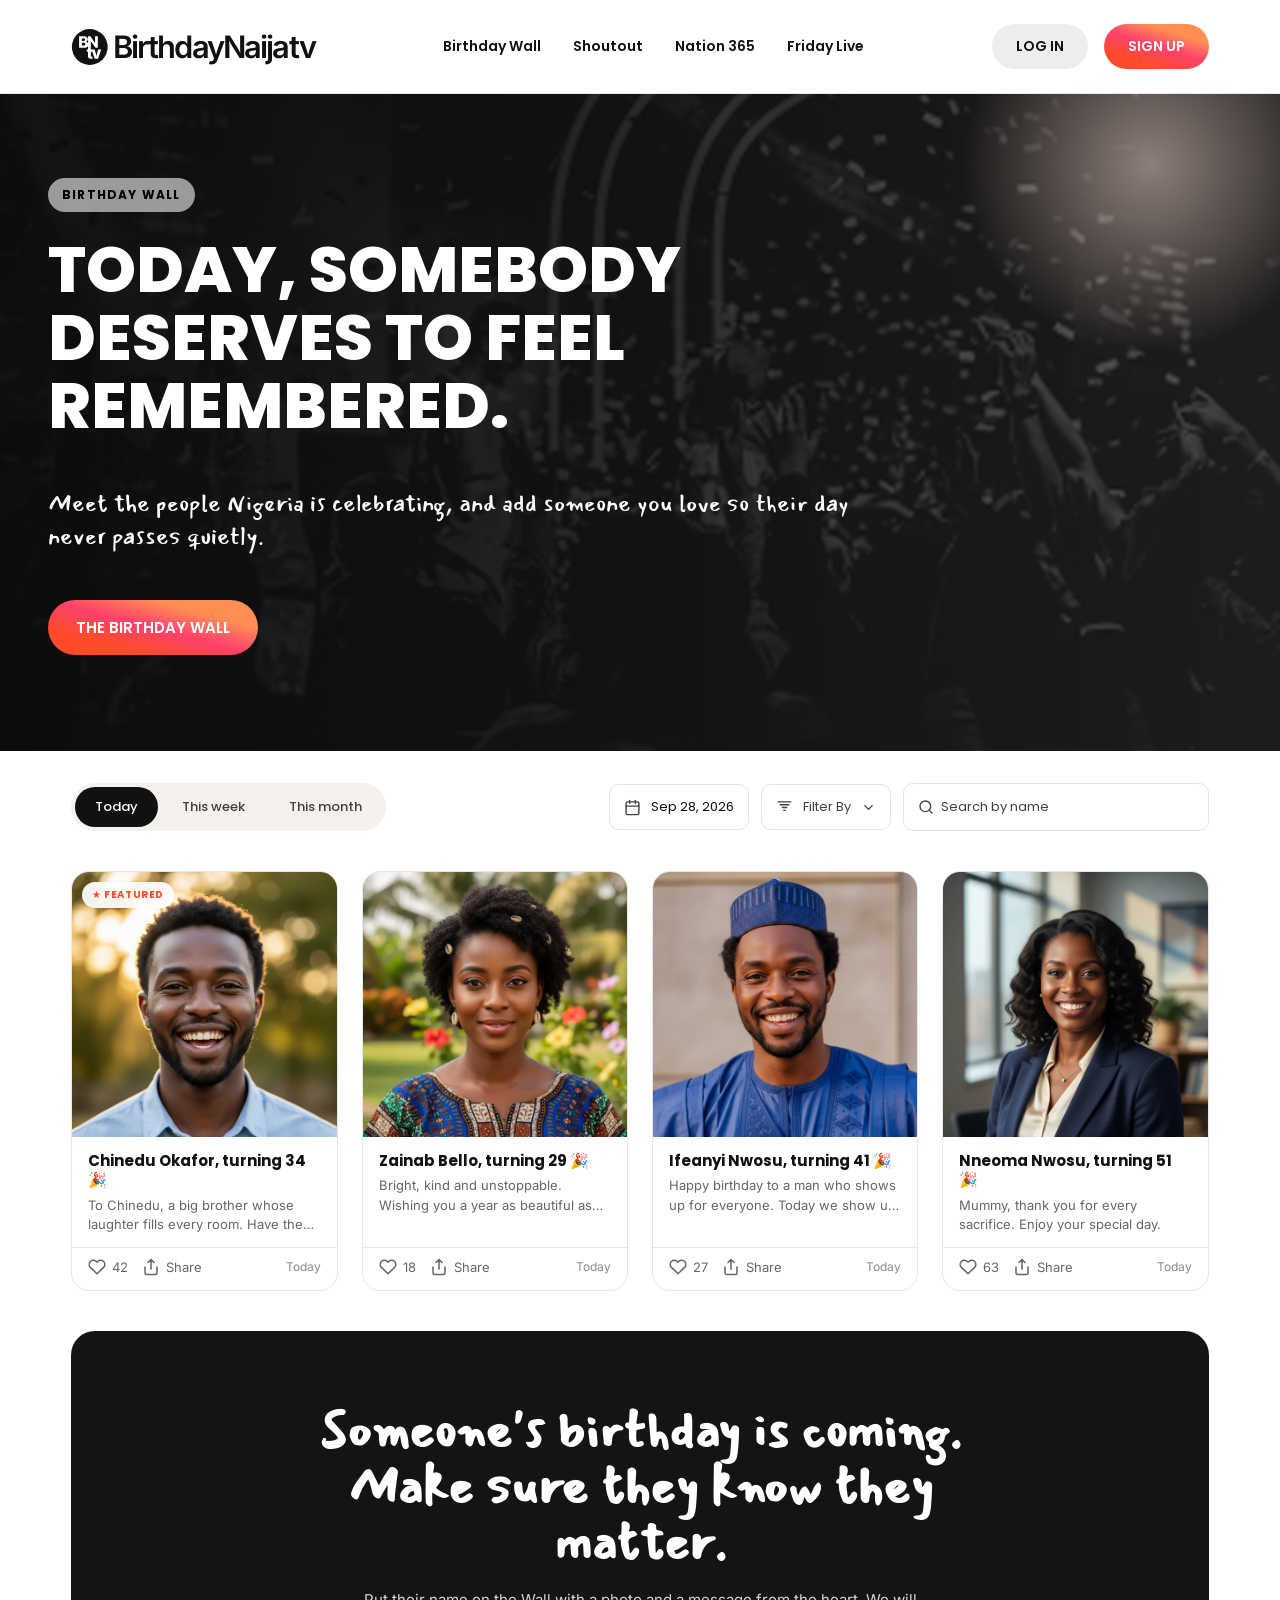
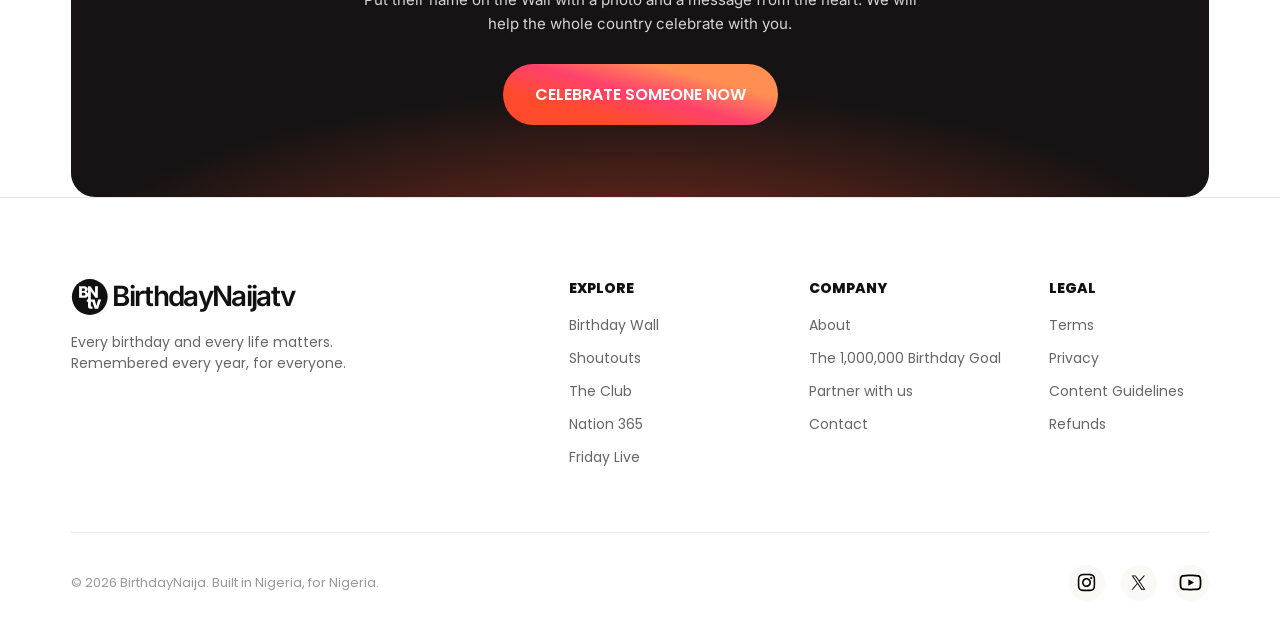
<file: wall.html>
<!doctype html>
<html lang="en">
<head>
<meta charset="utf-8">
<meta name="viewport" content="width=device-width, initial-scale=1">
<title>Birthday Wall | BirthdayNaija</title>
<meta name="description" content="See who Nigeria is celebrating today. Every name, every year — on the BirthdayNaija Wall.">
<meta name="theme-color" content="#151313">
<link rel="stylesheet" href="assets/css/fonts.css">
<link rel="stylesheet" href="assets/css/styles.css">
<link rel="stylesheet" href="assets/css/wall.css">
</head>
<body>

<header class="nav" id="top">
  <div class="nav__inner">
    <a class="brand" href="index.html" aria-label="BirthdayNaijatv home">
      <img class="brand__logo" src="assets/img/bn-logo.svg" alt="" width="40" height="40">
      <span class="brand__word">BirthdayNaijatv</span>
    </a>
    <nav class="nav__links" aria-label="Primary">
      <a href="wall.html">Birthday Wall</a>
      <a href="index.html#ways" data-go-slide="0">Shoutout</a>
      <!-- Gift hibernated: <a href="index.html#ways" data-go-slide="2">Gift</a> -->
      <a href="index.html#plans">Nation 365</a>
      <a href="index.html#friday-live">Friday Live</a>
    </nav>
    <div class="nav__actions">
      <a class="btn btn--grey btn--nav" href="login.html">Log in</a>
      <a class="btn btn--grad btn--nav" href="register.html">Sign up</a>
    </div>
    <button class="nav__menu" aria-label="Open menu" aria-expanded="false" aria-controls="mobile-menu">
      <span class="nav__burger" aria-hidden="true"><i></i><i></i><i></i></span>
    </button>
  </div>
  <div class="mobile-menu" id="mobile-menu" hidden>
    <span class="mobile-menu__glow mobile-menu__glow--pink" aria-hidden="true"></span>
    <span class="mobile-menu__glow mobile-menu__glow--gold" aria-hidden="true"></span>
    <div class="mobile-menu__top">
      <a class="brand brand--menu" href="index.html" aria-label="BirthdayNaijatv home">
        <img class="brand__logo" src="assets/img/bn-logo.svg" alt="" width="36" height="36">
        <span class="brand__word">BirthdayNaijatv</span>
      </a>
      <button class="mobile-menu__close" type="button" data-menu-close aria-label="Close menu"></button>
    </div>
    <nav class="mobile-menu__links" aria-label="Primary">
      <a href="index.html">Home</a>
      <a href="wall.html">Birthday Wall</a>
      <a href="index.html#ways" data-go-slide="0">Shoutout</a>
      <!-- Gift hibernated -->
      <a href="index.html#plans">Nation 365</a>
      <a href="index.html#friday-live">Friday Live</a>
    </nav>
    <div class="mobile-menu__bottom">
      <a class="btn btn--grey mobile-menu__cta" href="login.html">Log in</a>
      <a class="btn btn--grad mobile-menu__cta" href="register.html">Sign up</a>
      <div class="mobile-menu__socials">
        <p>Connect with the club</p>
        <div class="mobile-menu__social-row">
          <a href="#instagram" aria-label="Instagram"><img src="assets/icons/instagram.svg" alt="" width="18" height="18"></a>
          <a href="#x" aria-label="X"><img src="assets/icons/circle-x.svg" alt="" width="18" height="18"></a>
          <a href="#youtube" aria-label="YouTube"><img src="assets/icons/youtube.svg" alt="" width="22" height="22"></a>
        </div>
      </div>
    </div>
  </div>
</header>

<!-- ===================== HERO ===================== -->
<section class="wallhero">
  <img class="wallhero__bg" src="assets/img/wall-hero.webp" alt="" aria-hidden="true">
  <span class="wallhero__glow" aria-hidden="true"></span>
  <div class="wallhero__inner">
    <span class="wallhero__badge">Birthday Wall</span>
    <h1 class="wallhero__title">Today, somebody deserves to feel remembered.</h1>
    <p class="wallhero__sub">Meet the people Nigeria is celebrating, and add someone you love so their day never passes quietly.</p>
    <button class="btn btn--grad wallhero__cta" data-post-open>The birthday wall</button>
  </div>
</section>

<!-- ===================== FILTER BAR ===================== -->
<div class="container">
  <div class="wallbar">
    <div class="wallbar__tabs" role="tablist">
      <button class="wallbar__tab is-active" data-range="today">Today</button>
      <button class="wallbar__tab" data-range="week">This week</button>
      <button class="wallbar__tab" data-range="month">This month</button>
    </div>
    <div class="wallbar__right">
      <div class="wallbar__pickwrap">
        <button class="wallbar__field" data-datepick aria-haspopup="dialog" aria-expanded="false">
          <svg viewBox="0 0 24 24" fill="none" stroke="currentColor" stroke-width="2" stroke-linecap="round" stroke-linejoin="round"><rect width="18" height="18" x="3" y="4" rx="2"/><path d="M3 10h18M8 2v4M16 2v4"/></svg>
          <span data-datelabel>Sep 28, 2026</span>
        </button>
        <div class="wcal" data-calendar hidden role="dialog" aria-label="Pick a date range">
          <div class="wcal__presets" data-cal-presets>
            <button data-preset="today">Today</button>
            <button data-preset="yesterday">Yesterday</button>
            <button data-preset="week">This week</button>
            <button data-preset="lastweek">Last week</button>
            <button data-preset="month">This month</button>
            <button data-preset="lastmonth">Last month</button>
            <button data-preset="year">This year</button>
            <button data-preset="lastyear">Last year</button>
            <button data-preset="all">All time</button>
          </div>
          <div class="wcal__main">
            <div class="wcal__months">
              <div class="wcal__month">
                <div class="wcal__head">
                  <button class="wcal__nav" data-cal-prev aria-label="Previous month"><svg viewBox="0 0 24 24" fill="none" stroke="currentColor" stroke-width="2" stroke-linecap="round" stroke-linejoin="round"><path d="m15 18-6-6 6-6"/></svg></button>
                  <span class="wcal__label" data-cal-label-1>September 2026</span>
                  <button class="wcal__nav wcal__nav--m" data-cal-next aria-label="Next month"><svg viewBox="0 0 24 24" fill="none" stroke="currentColor" stroke-width="2" stroke-linecap="round" stroke-linejoin="round"><path d="m9 18 6-6-6-6"/></svg></button>
                </div>
                <div class="wcal__dow"><span>Mo</span><span>Tu</span><span>We</span><span>Th</span><span>Fr</span><span>Sa</span><span>Su</span></div>
                <div class="wcal__grid" data-cal-grid-1></div>
              </div>
              <div class="wcal__month">
                <div class="wcal__head">
                  <span class="wcal__navspacer"></span>
                  <span class="wcal__label" data-cal-label-2>October 2026</span>
                  <button class="wcal__nav" data-cal-next aria-label="Next month"><svg viewBox="0 0 24 24" fill="none" stroke="currentColor" stroke-width="2" stroke-linecap="round" stroke-linejoin="round"><path d="m9 18 6-6-6-6"/></svg></button>
                </div>
                <div class="wcal__dow"><span>Mo</span><span>Tu</span><span>We</span><span>Th</span><span>Fr</span><span>Sa</span><span>Su</span></div>
                <div class="wcal__grid" data-cal-grid-2></div>
              </div>
            </div>
            <div class="wcal__foot">
              <div class="wcal__inputs">
                <span class="wcal__inp" data-cal-start>Sep 28, 2026</span>
                <span class="wcal__dash">–</span>
                <span class="wcal__inp" data-cal-end>Sep 28, 2026</span>
              </div>
              <div class="wcal__actions">
                <button class="wcal__cancel" data-cal-cancel type="button">Cancel</button>
                <button class="wcal__apply" data-cal-apply type="button">Apply</button>
              </div>
            </div>
          </div>
        </div>
      </div>
      <div class="wallbar__filterwrap">
        <button class="wallbar__field" data-filterby aria-haspopup="listbox" aria-expanded="false">
          <svg viewBox="0 0 24 24" fill="none" stroke="currentColor" stroke-width="2" stroke-linecap="round" stroke-linejoin="round"><path d="M3 4h18M6 8h12M9 12h6M11 16h2"/></svg>
          <span data-filterlabel>Filter By</span>
          <svg class="wallbar__chev" viewBox="0 0 24 24" fill="none" stroke="currentColor" stroke-width="2" stroke-linecap="round" stroke-linejoin="round"><path d="m6 9 6 6 6-6"/></svg>
        </button>
        <div class="wfilter" data-filtermenu hidden role="listbox">
          <button data-sort="recent" class="is-active" role="option">Most recent</button>
          <button data-sort="loved" role="option">Most loved</button>
          <button data-sort="az" role="option">Name (A–Z)</button>
        </div>
      </div>
      <div class="wallbar__search">
        <svg viewBox="0 0 24 24" fill="none" stroke="currentColor" stroke-width="2" stroke-linecap="round" stroke-linejoin="round"><circle cx="11" cy="11" r="8"/><path d="m21 21-4.3-4.3"/></svg>
        <input type="search" placeholder="Search by name" data-search>
      </div>
    </div>
  </div>
</div>

<!-- ===================== GRID ===================== -->
<main class="container">
  <div class="wallgrid" data-grid></div>
  <div class="wallempty" data-empty>
    <div class="wallempty__emoji">🎂</div>
    <h3 class="wallempty__title">No birthdays here yet</h3>
    <p class="wallempty__text">Be the first to celebrate someone — post a birthday wish and put a name on the wall.</p>
    <button class="btn btn--grad" data-post-open style="margin-top:8px">Post a birthday wish</button>
  </div>
  <div class="wallmore" data-more>
    <button class="wallmore__btn" data-more-btn type="button">Show More</button>
  </div>
</main>

<!-- ===================== CTA BAND ===================== -->
<section class="container">
  <div class="wallcta">
    <span class="wallcta__glow" aria-hidden="true"></span>
    <h2 class="wallcta__title">Someone's birthday is coming. Make sure they know they matter.</h2>
    <p class="wallcta__sub">Put their name on the Wall with a photo and a message from the heart. We will help the whole country celebrate with you.</p>
    <button class="btn btn--lg btn--grad wallcta__btn" data-post-open>Celebrate someone now</button>
  </div>
</section>

<footer class="footer">
  <div class="container">
    <div class="footer__top">
      <div class="footer__brand">
        <a class="brand brand--sm" href="index.html" aria-label="BirthdayNaijatv home">
          <img class="brand__logo" src="assets/img/bn-logo.svg" alt="" width="34" height="34">
          <span class="brand__word">BirthdayNaijatv</span>
        </a>
        <p>Every birthday and every life matters. Remembered every year, for everyone.</p>
      </div>
      <div class="footer__dirs">
        <div class="footer__col">
          <p class="footer__h">Explore</p>
          <a href="wall.html">Birthday Wall</a><a href="index.html#ways" data-go-slide="0">Shoutouts</a><a href="index.html#club">The Club</a><a href="index.html#plans">Nation 365</a><a href="index.html#friday-live">Friday Live</a>
        </div>
        <div class="footer__col">
          <p class="footer__h">Company</p>
          <a href="index.html#about">About</a><a href="index.html#goal">The 1,000,000 Birthday Goal</a><a href="form.html?flow=business">Partner with us</a><a href="contact.html">Contact</a>
        </div>
        <div class="footer__col">
          <p class="footer__h">Legal</p>
          <a href="index.html#terms">Terms</a><a href="index.html#privacy">Privacy</a><a href="index.html#guidelines">Content Guidelines</a><a href="index.html#refunds">Refunds</a>
        </div>
      </div>
    </div>
    <div class="footer__bottom">
      <p>© <span data-year>2026</span> BirthdayNaija. Built in Nigeria, for Nigeria.</p>
      <div class="footer__social">
        <a href="#instagram" aria-label="Instagram"><img src="assets/icons/instagram.svg" alt="" width="19" height="19"></a>
        <a href="#x" aria-label="X"><img src="assets/icons/circle-x.svg" alt="" width="19" height="19"></a>
        <a href="#youtube" aria-label="YouTube" data-ico="youtube"><img src="assets/icons/youtube.svg" alt="" width="25" height="25"></a>
      </div>
    </div>
  </div>
</footer>

<!-- ===================== POST TO WALL MODAL (node 6:17024) ===================== -->
<div class="wmodal" data-modal="post" aria-hidden="true">
  <div class="wmodal__card" role="dialog" aria-modal="true" aria-label="Post to the birthday wall">
    <div class="wmodal__head">
      <div class="wmodal__head-txt">
        <h2>Post to the birthday wall</h2>
        <p>Share a memory, a wish, or a little love for someone special.</p>
      </div>
      <button class="wmodal__close" data-modal-close aria-label="Close">
        <svg viewBox="0 0 24 24" fill="none" stroke="currentColor" stroke-width="2" stroke-linecap="round" stroke-linejoin="round"><path d="M18 6 6 18M6 6l12 12"/></svg>
      </button>
    </div>
    <form class="wmodal__body" data-post-form novalidate>
      <div class="wfield">
        <label class="wfield__label" for="w-msg">Your birthday message <span data-count>0 / 500</span></label>
        <textarea class="wfield__area" id="w-msg" maxlength="500" placeholder="Happy birthday! Your joy is contagious and your courage inspires everyone around you. 🎉" required></textarea>
        <span class="wfield__err">Please write a short message.</span>
      </div>

      <div class="wfield">
        <label class="wfield__label">Add a photo or video <span>Optional</span></label>
        <label class="wupload" for="w-file">
          <span class="wupload__icon"><svg viewBox="0 0 24 24" fill="none" stroke="currentColor" stroke-width="2" stroke-linecap="round" stroke-linejoin="round"><path d="M21 15v4a2 2 0 0 1-2 2H5a2 2 0 0 1-2-2v-4"/><path d="M17 8l-5-5-5 5M12 3v12"/></svg></span>
          <p class="wupload__t"><b>Click to upload</b> or drag and drop</p>
          <p class="wupload__h">PNG, JPG, MP4 (max 3mb)</p>
          <input type="file" id="w-file" accept="image/*,video/mp4" hidden>
        </label>
      </div>

      <div class="wnotice">
        <svg viewBox="0 0 24 24" fill="none" stroke="currentColor" stroke-width="2" stroke-linecap="round" stroke-linejoin="round"><circle cx="12" cy="12" r="10"/><path d="M12 16v-4M12 8h.01"/></svg>
        Your post will be visible on the public Birthday Wall after publishing.
      </div>

      <p class="wsection-label">Celebrant details</p>
      <div class="wfield">
        <label class="wfield__label" for="w-name">Celebrant full name</label>
        <input class="wfield__input" id="w-name" placeholder="e.g. Chioma Nze" required>
        <span class="wfield__err">Enter the celebrant's name.</span>
      </div>
      <div class="wfield">
        <label class="wfield__label" for="w-dob">Date of birth</label>
        <input class="wfield__input" id="w-dob" type="date" required>
        <span class="wfield__err">Select a date of birth.</span>
      </div>
      <div class="wfield">
        <label class="wfield__label" for="w-rel">Who are they to you?</label>
        <input class="wfield__input" id="w-rel" placeholder="e.g. Sister, friend, colleague">
      </div>

      <p class="wsection-label">Your details</p>
      <div class="wfield">
        <label class="wfield__label" for="w-sender">Your name</label>
        <input class="wfield__input" id="w-sender" placeholder="e.g. Nneoma Okoro" required>
        <span class="wfield__err">Enter your name.</span>
      </div>
      <div class="wfield">
        <label class="wfield__label" for="w-email">Your email</label>
        <input class="wfield__input" id="w-email" type="email" placeholder="e.g. nneoma@example.com" required>
        <span class="wfield__err">Enter a valid email.</span>
      </div>
      <div class="wfield">
        <label class="wfield__label" for="w-phone">Your phone number</label>
        <input class="wfield__input" id="w-phone" placeholder="e.g. +234 812 345 6789">
      </div>

      <label class="wconsent">
        <input type="checkbox" id="w-consent" required>
        <span>I have permission to use the photo, video and details I am submitting, and I understand the BirthdayNaija team reviews every entry before it is published.</span>
      </label>
    </form>
    <div class="wmodal__foot">
      <button class="btn btn--grey" data-modal-close type="button">Cancel</button>
      <button class="btn btn--grad" data-post-submit type="button">Post to wall</button>
    </div>
  </div>
</div>

<!-- ===================== SIGN IN TO POST MODAL (Figma 9:2029 / 9:2094) ===================== -->
<div class="wmodal wmodal--auth" data-modal="signin" aria-hidden="true">
  <div class="wauth" role="dialog" aria-modal="true" aria-label="Sign in to post">
    <button class="wmodal__close wauth__close" data-modal-close aria-label="Close">
      <svg viewBox="0 0 24 24" fill="none" stroke="currentColor" stroke-width="2" stroke-linecap="round" stroke-linejoin="round"><path d="M18 6 6 18M6 6l12 12"/></svg>
    </button>
    <div class="wauth__logo"><img src="assets/img/bn-logo.svg" alt="BirthdayNaija TV" width="52" height="52"></div>
    <h2 class="wauth__title">Sign in to post</h2>
    <p class="wauth__sub">Welcome back! Please enter your details.</p>
    <form class="wauth__form" data-signin-form novalidate>
      <div class="wfield">
        <label class="wfield__label" for="si-email">Email</label>
        <input class="wfield__input" id="si-email" type="email" placeholder="Enter your email" required>
        <span class="wfield__err">Enter a valid email address.</span>
      </div>
      <div class="wfield">
        <label class="wfield__label" for="si-pw">Password</label>
        <div class="wauth__pw">
          <input class="wfield__input" id="si-pw" type="password" placeholder="Enter your password" required>
          <button type="button" class="wauth__eye" data-eye aria-label="Show password">
            <svg viewBox="0 0 24 24" fill="none" stroke="currentColor" stroke-width="2" stroke-linecap="round" stroke-linejoin="round"><path d="M2 12s3.5-7 10-7 10 7 10 7-3.5 7-10 7-10-7-10-7z"/><circle cx="12" cy="12" r="3"/></svg>
          </button>
        </div>
        <span class="wfield__err">Enter your password.</span>
      </div>
      <div class="wauth__row">
        <label class="wauth__check"><input type="checkbox"> Remember for 30 days</label>
        <a class="wauth__link" href="forgot.html">Forgot password</a>
      </div>
      <button type="submit" class="btn btn--grad wauth__submit">Sign in</button>
      <button type="button" class="wauth__google"><img src="assets/icons/google.svg" alt="" width="18" height="18"> Sign in with Google</button>
    </form>
    <p class="wauth__foot">Don't have an account? <a class="wauth__link" href="register.html">Sign up</a></p>
  </div>
</div>

<div class="wtoast" data-toast></div>

<script src="assets/js/main.js?v=20260924b" defer></script>
<script src="assets/js/wall.js" defer></script>
</body>
</html>
</file>
<file: assets/css/fonts.css>
/* poppins-latin-ext-400-normal */
@font-face {
  font-family: 'Poppins';
  font-style: normal;
  font-display: swap;
  font-weight: 400;
  src: url(../fonts/poppins-latin-ext-400-normal.woff2) format('woff2');
  unicode-range: U+0100-02BA,U+02BD-02C5,U+02C7-02CC,U+02CE-02D7,U+02DD-02FF,U+0304,U+0308,U+0329,U+1D00-1DBF,U+1E00-1E9F,U+1EF2-1EFF,U+2020,U+20A0-20AB,U+20AD-20C0,U+2113,U+2C60-2C7F,U+A720-A7FF;
}
/* poppins-latin-400-normal */
@font-face {
  font-family: 'Poppins';
  font-style: normal;
  font-display: swap;
  font-weight: 400;
  src: url(../fonts/poppins-latin-400-normal.woff2) format('woff2');
  unicode-range: U+0000-00FF,U+0131,U+0152-0153,U+02BB-02BC,U+02C6,U+02DA,U+02DC,U+0304,U+0308,U+0329,U+2000-206F,U+20AC,U+2122,U+2191,U+2193,U+2212,U+2215,U+FEFF,U+FFFD;
}
/* poppins-latin-ext-500-normal */
@font-face {
  font-family: 'Poppins';
  font-style: normal;
  font-display: swap;
  font-weight: 500;
  src: url(../fonts/poppins-latin-ext-500-normal.woff2) format('woff2');
  unicode-range: U+0100-02BA,U+02BD-02C5,U+02C7-02CC,U+02CE-02D7,U+02DD-02FF,U+0304,U+0308,U+0329,U+1D00-1DBF,U+1E00-1E9F,U+1EF2-1EFF,U+2020,U+20A0-20AB,U+20AD-20C0,U+2113,U+2C60-2C7F,U+A720-A7FF;
}
/* poppins-latin-500-normal */
@font-face {
  font-family: 'Poppins';
  font-style: normal;
  font-display: swap;
  font-weight: 500;
  src: url(../fonts/poppins-latin-500-normal.woff2) format('woff2');
  unicode-range: U+0000-00FF,U+0131,U+0152-0153,U+02BB-02BC,U+02C6,U+02DA,U+02DC,U+0304,U+0308,U+0329,U+2000-206F,U+20AC,U+2122,U+2191,U+2193,U+2212,U+2215,U+FEFF,U+FFFD;
}
/* poppins-latin-ext-600-normal */
@font-face {
  font-family: 'Poppins';
  font-style: normal;
  font-display: swap;
  font-weight: 600;
  src: url(../fonts/poppins-latin-ext-600-normal.woff2) format('woff2');
  unicode-range: U+0100-02BA,U+02BD-02C5,U+02C7-02CC,U+02CE-02D7,U+02DD-02FF,U+0304,U+0308,U+0329,U+1D00-1DBF,U+1E00-1E9F,U+1EF2-1EFF,U+2020,U+20A0-20AB,U+20AD-20C0,U+2113,U+2C60-2C7F,U+A720-A7FF;
}
/* poppins-latin-600-normal */
@font-face {
  font-family: 'Poppins';
  font-style: normal;
  font-display: swap;
  font-weight: 600;
  src: url(../fonts/poppins-latin-600-normal.woff2) format('woff2');
  unicode-range: U+0000-00FF,U+0131,U+0152-0153,U+02BB-02BC,U+02C6,U+02DA,U+02DC,U+0304,U+0308,U+0329,U+2000-206F,U+20AC,U+2122,U+2191,U+2193,U+2212,U+2215,U+FEFF,U+FFFD;
}
/* poppins-latin-ext-700-normal */
@font-face {
  font-family: 'Poppins';
  font-style: normal;
  font-display: swap;
  font-weight: 700;
  src: url(../fonts/poppins-latin-ext-700-normal.woff2) format('woff2');
  unicode-range: U+0100-02BA,U+02BD-02C5,U+02C7-02CC,U+02CE-02D7,U+02DD-02FF,U+0304,U+0308,U+0329,U+1D00-1DBF,U+1E00-1E9F,U+1EF2-1EFF,U+2020,U+20A0-20AB,U+20AD-20C0,U+2113,U+2C60-2C7F,U+A720-A7FF;
}
/* poppins-latin-700-normal */
@font-face {
  font-family: 'Poppins';
  font-style: normal;
  font-display: swap;
  font-weight: 700;
  src: url(../fonts/poppins-latin-700-normal.woff2) format('woff2');
  unicode-range: U+0000-00FF,U+0131,U+0152-0153,U+02BB-02BC,U+02C6,U+02DA,U+02DC,U+0304,U+0308,U+0329,U+2000-206F,U+20AC,U+2122,U+2191,U+2193,U+2212,U+2215,U+FEFF,U+FFFD;
}
/* poppins-latin-ext-800-normal */
@font-face {
  font-family: 'Poppins';
  font-style: normal;
  font-display: swap;
  font-weight: 800;
  src: url(../fonts/poppins-latin-ext-800-normal.woff2) format('woff2');
  unicode-range: U+0100-02BA,U+02BD-02C5,U+02C7-02CC,U+02CE-02D7,U+02DD-02FF,U+0304,U+0308,U+0329,U+1D00-1DBF,U+1E00-1E9F,U+1EF2-1EFF,U+2020,U+20A0-20AB,U+20AD-20C0,U+2113,U+2C60-2C7F,U+A720-A7FF;
}
/* poppins-latin-800-normal */
@font-face {
  font-family: 'Poppins';
  font-style: normal;
  font-display: swap;
  font-weight: 800;
  src: url(../fonts/poppins-latin-800-normal.woff2) format('woff2');
  unicode-range: U+0000-00FF,U+0131,U+0152-0153,U+02BB-02BC,U+02C6,U+02DA,U+02DC,U+0304,U+0308,U+0329,U+2000-206F,U+20AC,U+2122,U+2191,U+2193,U+2212,U+2215,U+FEFF,U+FFFD;
}
/* poppins-latin-ext-900-normal */
@font-face {
  font-family: 'Poppins';
  font-style: normal;
  font-display: swap;
  font-weight: 900;
  src: url(../fonts/poppins-latin-ext-900-normal.woff2) format('woff2');
  unicode-range: U+0100-02BA,U+02BD-02C5,U+02C7-02CC,U+02CE-02D7,U+02DD-02FF,U+0304,U+0308,U+0329,U+1D00-1DBF,U+1E00-1E9F,U+1EF2-1EFF,U+2020,U+20A0-20AB,U+20AD-20C0,U+2113,U+2C60-2C7F,U+A720-A7FF;
}
/* poppins-latin-900-normal */
@font-face {
  font-family: 'Poppins';
  font-style: normal;
  font-display: swap;
  font-weight: 900;
  src: url(../fonts/poppins-latin-900-normal.woff2) format('woff2');
  unicode-range: U+0000-00FF,U+0131,U+0152-0153,U+02BB-02BC,U+02C6,U+02DA,U+02DC,U+0304,U+0308,U+0329,U+2000-206F,U+20AC,U+2122,U+2191,U+2193,U+2212,U+2215,U+FEFF,U+FFFD;
}
/* inter-latin-ext-400-normal */
@font-face {
  font-family: 'Inter';
  font-style: normal;
  font-display: swap;
  font-weight: 400;
  src: url(../fonts/inter-latin-ext-400-normal.woff2) format('woff2');
  unicode-range: U+0100-02BA,U+02BD-02C5,U+02C7-02CC,U+02CE-02D7,U+02DD-02FF,U+0304,U+0308,U+0329,U+1D00-1DBF,U+1E00-1E9F,U+1EF2-1EFF,U+2020,U+20A0-20AB,U+20AD-20C0,U+2113,U+2C60-2C7F,U+A720-A7FF;
}
/* inter-latin-400-normal */
@font-face {
  font-family: 'Inter';
  font-style: normal;
  font-display: swap;
  font-weight: 400;
  src: url(../fonts/inter-latin-400-normal.woff2) format('woff2');
  unicode-range: U+0000-00FF,U+0131,U+0152-0153,U+02BB-02BC,U+02C6,U+02DA,U+02DC,U+0304,U+0308,U+0329,U+2000-206F,U+20AC,U+2122,U+2191,U+2193,U+2212,U+2215,U+FEFF,U+FFFD;
}
/* inter-latin-ext-600-normal */
@font-face {
  font-family: 'Inter';
  font-style: normal;
  font-display: swap;
  font-weight: 600;
  src: url(../fonts/inter-latin-ext-600-normal.woff2) format('woff2');
  unicode-range: U+0100-02BA,U+02BD-02C5,U+02C7-02CC,U+02CE-02D7,U+02DD-02FF,U+0304,U+0308,U+0329,U+1D00-1DBF,U+1E00-1E9F,U+1EF2-1EFF,U+2020,U+20A0-20AB,U+20AD-20C0,U+2113,U+2C60-2C7F,U+A720-A7FF;
}
/* inter-latin-600-normal */
@font-face {
  font-family: 'Inter';
  font-style: normal;
  font-display: swap;
  font-weight: 600;
  src: url(../fonts/inter-latin-600-normal.woff2) format('woff2');
  unicode-range: U+0000-00FF,U+0131,U+0152-0153,U+02BB-02BC,U+02C6,U+02DA,U+02DC,U+0304,U+0308,U+0329,U+2000-206F,U+20AC,U+2122,U+2191,U+2193,U+2212,U+2215,U+FEFF,U+FFFD;
}
/* roboto-latin-ext-400-normal */
@font-face {
  font-family: 'Roboto';
  font-style: normal;
  font-display: swap;
  font-weight: 400;
  src: url(../fonts/roboto-latin-ext-400-normal.woff2) format('woff2');
  unicode-range: U+0100-02BA,U+02BD-02C5,U+02C7-02CC,U+02CE-02D7,U+02DD-02FF,U+0304,U+0308,U+0329,U+1D00-1DBF,U+1E00-1E9F,U+1EF2-1EFF,U+2020,U+20A0-20AB,U+20AD-20C0,U+2113,U+2C60-2C7F,U+A720-A7FF;
}
/* roboto-latin-400-normal */
@font-face {
  font-family: 'Roboto';
  font-style: normal;
  font-display: swap;
  font-weight: 400;
  src: url(../fonts/roboto-latin-400-normal.woff2) format('woff2');
  unicode-range: U+0000-00FF,U+0131,U+0152-0153,U+02BB-02BC,U+02C6,U+02DA,U+02DC,U+0304,U+0308,U+0329,U+2000-206F,U+20AC,U+2122,U+2191,U+2193,U+2212,U+2215,U+FEFF,U+FFFD;
}
/* roboto-latin-ext-500-normal */
@font-face {
  font-family: 'Roboto';
  font-style: normal;
  font-display: swap;
  font-weight: 500;
  src: url(../fonts/roboto-latin-ext-500-normal.woff2) format('woff2');
  unicode-range: U+0100-02BA,U+02BD-02C5,U+02C7-02CC,U+02CE-02D7,U+02DD-02FF,U+0304,U+0308,U+0329,U+1D00-1DBF,U+1E00-1E9F,U+1EF2-1EFF,U+2020,U+20A0-20AB,U+20AD-20C0,U+2113,U+2C60-2C7F,U+A720-A7FF;
}
/* roboto-latin-500-normal */
@font-face {
  font-family: 'Roboto';
  font-style: normal;
  font-display: swap;
  font-weight: 500;
  src: url(../fonts/roboto-latin-500-normal.woff2) format('woff2');
  unicode-range: U+0000-00FF,U+0131,U+0152-0153,U+02BB-02BC,U+02C6,U+02DA,U+02DC,U+0304,U+0308,U+0329,U+2000-206F,U+20AC,U+2122,U+2191,U+2193,U+2212,U+2215,U+FEFF,U+FFFD;
}
/* roboto-latin-ext-700-normal */
@font-face {
  font-family: 'Roboto';
  font-style: normal;
  font-display: swap;
  font-weight: 700;
  src: url(../fonts/roboto-latin-ext-700-normal.woff2) format('woff2');
  unicode-range: U+0100-02BA,U+02BD-02C5,U+02C7-02CC,U+02CE-02D7,U+02DD-02FF,U+0304,U+0308,U+0329,U+1D00-1DBF,U+1E00-1E9F,U+1EF2-1EFF,U+2020,U+20A0-20AB,U+20AD-20C0,U+2113,U+2C60-2C7F,U+A720-A7FF;
}
/* roboto-latin-700-normal */
@font-face {
  font-family: 'Roboto';
  font-style: normal;
  font-display: swap;
  font-weight: 700;
  src: url(../fonts/roboto-latin-700-normal.woff2) format('woff2');
  unicode-range: U+0000-00FF,U+0131,U+0152-0153,U+02BB-02BC,U+02C6,U+02DA,U+02DC,U+0304,U+0308,U+0329,U+2000-206F,U+20AC,U+2122,U+2191,U+2193,U+2212,U+2215,U+FEFF,U+FFFD;
}
/* mansalva-latin-ext-400-normal */
@font-face {
  font-family: 'Mansalva';
  font-style: normal;
  font-display: swap;
  font-weight: 400;
  src: url(../fonts/mansalva-latin-ext-400-normal.woff2) format('woff2');
  unicode-range: U+0100-02BA,U+02BD-02C5,U+02C7-02CC,U+02CE-02D7,U+02DD-02FF,U+0304,U+0308,U+0329,U+1D00-1DBF,U+1E00-1E9F,U+1EF2-1EFF,U+2020,U+20A0-20AB,U+20AD-20C0,U+2113,U+2C60-2C7F,U+A720-A7FF;
}
/* mansalva-latin-400-normal */
@font-face {
  font-family: 'Mansalva';
  font-style: normal;
  font-display: swap;
  font-weight: 400;
  src: url(../fonts/mansalva-latin-400-normal.woff2) format('woff2');
  unicode-range: U+0000-00FF,U+0131,U+0152-0153,U+02BB-02BC,U+02C6,U+02DA,U+02DC,U+0304,U+0308,U+0329,U+2000-206F,U+20AC,U+2122,U+2191,U+2193,U+2212,U+2215,U+FEFF,U+FFFD;
}
</file>
<file: assets/css/styles.css>
/* =========================================================
   BirthdayNaija landing page
   Built from Figma: LEADS / birthdaynaija-landing (2200:1324)
   and BirthdayNaija mobile landing (2200:1759)
   Desktop design: 1440px. Mobile design: 390px.
   ========================================================= */

:root {
  --ink: #111111;
  --black: #000000;
  --white: #ffffff;
  --grey-800: #404040;
  --grey-700: #444444;
  --text-800: #666666;
  --grey-500: #8a8a8a;
  --grey-100: #ededed;
  --line: #e5e7eb;
  --line-m: #e7e7e7;
  --line-dark: #1f1f1f;
  --red: #ff4b3e;
  --brown: #2d1208;
  --g1: #ff4b2b;
  --g2: #ff416c;
  --g3: #ff8e53;
  --ease: cubic-bezier(.22, .61, .36, 1);
  --pad-x: clamp(24px, 5.556vw, 80px);
  --poppins: 'Poppins', system-ui, sans-serif;
  --inter: 'Inter', system-ui, sans-serif;
  --hand: 'Mansalva', 'Poppins', cursive; /* stand in for Figma Hand (not a web font) */
}

*, *::before, *::after { box-sizing: border-box; }
html { scroll-behavior: smooth; scroll-padding-top: 92px; -webkit-text-size-adjust: 100%; }
body {
  margin: 0;
  background: var(--white);
  color: var(--ink);
  font-family: var(--poppins);
  -webkit-font-smoothing: antialiased;
  -moz-osx-font-smoothing: grayscale;
  text-rendering: optimizeLegibility;
  overflow-x: hidden;
}
img { display: block; max-width: 100%; }
p, h1, h2, h3, ul { margin: 0; }
a { color: inherit; text-decoration: none; }
button { font: inherit; color: inherit; background: none; border: 0; padding: 0; cursor: pointer; }
:focus-visible { outline: 2px solid var(--g2); outline-offset: 3px; border-radius: 6px; }

.container { width: 100%; max-width: 1440px; margin: 0 auto; padding-left: var(--pad-x); padding-right: var(--pad-x); }
.center { display: flex; justify-content: center; }

/* ---------- Buttons ---------- */
.btn {
  --ang: 15deg;
  display: inline-flex; align-items: center; justify-content: center;
  border-radius: 99px;
  font-family: var(--poppins);
  font-weight: 600;
  text-transform: uppercase;
  line-height: normal;
  white-space: nowrap;
  position: relative;
  isolation: isolate;
  overflow: hidden;
  transition: filter .3s var(--ease), background-color .3s var(--ease);
}
.btn--grad { color: #fff; background-image: linear-gradient(var(--ang), var(--g1) 25%, var(--g2) 50%, var(--g3) 75%); }
.btn--grad::after {
  content: ""; position: absolute; inset: 0; z-index: -1;
  background-image: linear-gradient(calc(var(--ang) + 180deg), var(--g1) 25%, var(--g2) 50%, var(--g3) 75%);
  opacity: 0; transition: opacity .45s var(--ease);
}
.btn:hover { filter: brightness(1.06); }
.btn--grad:hover::after { opacity: 1; }
.btn:active { filter: brightness(.97); }
.btn--grey { background: var(--grey-100); color: var(--ink); }
.btn--grey:hover { background: #e2e2e2; }
.btn--solid { background: var(--red); color: #fff; }
.btn--lg { padding: 18px 32px; font-size: 16px; }
.btn--sm { padding: 12px 20px; font-size: 14px; }
.btn--nav { --ang: 17.58deg; padding: 12px 24px; font-size: 14px; }
.btn--hero-primary { --ang: 11.61deg; }

.round-btn {
  width: 48px; height: 48px; border-radius: 999px;
  display: inline-flex; align-items: center; justify-content: center; flex: none;
  transition: opacity .3s var(--ease), background-color .3s var(--ease);
}
.round-btn img { width: 20px; height: 20px; }
/* Both glyph colours ship in the markup; the button state picks one.
   Swapping src in JS broke in the single-file build, where only the
   referenced variant gets inlined. */
.round-btn .ic { display: none; }
.round-btn--dark .ic--on-dark { display: block; }
.round-btn--light .ic--on-light { display: block; }
.round-btn--dark { background: #232323; }
.round-btn--light { background: #f7f7f4; }
.round-btn:hover { opacity: .82; }
.round-btn:disabled { opacity: .5; cursor: default; }

/* ---------- Type helpers ---------- */
.h-xl { font-weight: 700; font-size: clamp(40px, 4.445vw, 64px); line-height: 1.15; text-transform: uppercase; color: var(--ink); }
.eyebrow { font-weight: 700; font-size: 14px; text-transform: uppercase; color: var(--text-800); line-height: normal; }
.eyebrow--dark { color: var(--ink); }
.eyebrow--grey { color: var(--grey-800); font-size: 12px; }
.body { font-size: 16px; line-height: 1.5; color: var(--grey-800); }

/* ---------- Reveal on scroll ---------- */
.js .reveal { opacity: 0; transform: translateY(28px); transition: opacity .9s var(--ease), transform .9s var(--ease); transition-delay: var(--d, 0s); }
.js .reveal.is-in { opacity: 1; transform: none; }
@media (prefers-reduced-motion: reduce) {
  html { scroll-behavior: auto; }
  .js .reveal { opacity: 1; transform: none; transition: none; }
  .btn, .round-btn, .wcard, .benefit, .plan, .review { transition: none !important; }
  .final__text .w { opacity: 1; transform: none; animation: none; }
  .mobile-menu, .mobile-menu > *, .nav__burger i, .reviews__track { transition: none !important; }
}

/* =========================================================
   NAV
   ========================================================= */
.nav { position: sticky; top: 0; z-index: 50; background: rgba(255,255,255,.96); backdrop-filter: saturate(1.4) blur(10px); -webkit-backdrop-filter: saturate(1.4) blur(10px); border-bottom: 1px solid var(--line); transition: box-shadow .3s var(--ease); }
.nav.is-scrolled { box-shadow: 0 6px 24px -16px rgba(0,0,0,.25); }
.nav__inner { max-width: 1440px; margin: 0 auto; padding: 24px var(--pad-x); display: flex; align-items: center; justify-content: space-between; gap: 24px; }
/* Logo: Figma node 2216:381. --lg scales the whole lockup. */
/* Logo — Figma spec (nodes 17:1072 desktop / 17:1087 mobile / 17:1448 menu).
   --lg scales the whole lockup; internal proportions match the Figma exactly. */
.brand { --lg: .82; display: inline-flex; align-items: center; gap: calc(4.337px * var(--lg)); color: var(--ink); white-space: nowrap; }
.brand__mark {
  position: relative; flex: none;
  width: calc(44px * var(--lg)); height: calc(44px * var(--lg));
  border-radius: 999px; background: var(--ink);
  font-family: var(--inter); font-style: normal; color: #fff;
}
.brand__mark b, .brand__mark i { position: absolute; font-weight: 600; font-style: normal; line-height: .84; }
.brand__mark b { font-size: calc(19.489px * var(--lg)); left: calc(7.45px * var(--lg)); top: calc(8.8px * var(--lg)); letter-spacing: calc(-1.9489px * var(--lg)); text-transform: uppercase; }
.brand__mark i { font-size: calc(20.534px * var(--lg)); left: calc(17.6px * var(--lg)); top: calc(21.2px * var(--lg)); letter-spacing: calc(-2.0534px * var(--lg)); text-transform: lowercase; }
.brand__word {
  font-family: var(--inter); font-weight: 700;
  font-size: calc(37.709px * var(--lg)); line-height: .84; letter-spacing: calc(-2.2626px * var(--lg));
  color: currentColor;
}
.brand--sm { --lg: .74; }
.nav__links { display: flex; gap: 32px; font-weight: 600; font-size: 14px; line-height: 21px; white-space: nowrap; }
.nav__links a, .nav__signin { position: relative; }
.nav__links a::after, .nav__signin::after { content: ""; position: absolute; left: 0; right: 0; bottom: -4px; height: 2px; border-radius: 2px; background: linear-gradient(90deg, var(--g1), var(--g2), var(--g3)); transform: scaleX(0); transform-origin: left; transition: transform .35s var(--ease); }
.nav__links a:hover::after, .nav__signin:hover::after { transform: scaleX(1); }
.nav__actions { display: flex; align-items: center; gap: 16px; }
.brand__logo { width: 38px; height: 38px; display: block; flex: none; }
.nav__login { font-family: var(--poppins); font-weight: 600; font-size: 14px; color: var(--ink); white-space: nowrap; flex: none; transition: color .3s var(--ease); }
.nav__login:hover { color: var(--red); }
.nav__signin { font-weight: 600; font-size: 14px; line-height: 21px; }
.nav__menu { display: none; width: 24px; height: 24px; }
.nav__burger { position: relative; display: block; width: 24px; height: 24px; }
.nav__burger i {
  position: absolute; left: 2px; width: 20px; height: 2px; border-radius: 2px; background: var(--ink);
  transition: transform .4s var(--ease), opacity .25s var(--ease), top .4s var(--ease);
}
.nav__burger i:nth-child(1) { top: 5px; }
.nav__burger i:nth-child(2) { top: 11px; }
.nav__burger i:nth-child(3) { top: 17px; }
.nav__menu[aria-expanded="true"] .nav__burger i:nth-child(1) { top: 11px; transform: rotate(45deg); }
.nav__menu[aria-expanded="true"] .nav__burger i:nth-child(2) { opacity: 0; transform: scaleX(.3); }
.nav__menu[aria-expanded="true"] .nav__burger i:nth-child(3) { top: 11px; transform: rotate(-45deg); }

/* ---------- Mobile menu: full-height animated overlay (Figma: hamburger-menu 51:192) ---------- */
.mobile-menu {
  position: fixed;
  inset: 0;
  z-index: 200;
  width: 100%;
  height: 100vh;
  height: 100dvh;
  display: flex;
  flex-direction: column;
  gap: 24px;
  padding: 12px 24px 28px;
  background: #0a0a0a;
  overflow-y: auto;
  overflow-x: hidden;
  overscroll-behavior: contain;
  opacity: 0;
  transform: translateX(100%);
  transition: transform .5s var(--ease), opacity .4s var(--ease);
  will-change: transform, opacity;
  /* Content is sized to fit one screen; scrolling is a fallback for very
     short viewports, not something we want a visible scrollbar for. */
  scrollbar-width: none;
  -ms-overflow-style: none;
}
.mobile-menu::-webkit-scrollbar { display: none; }
.mobile-menu[hidden] { display: none; }
.mobile-menu.is-open { opacity: 1; transform: translateX(0); }
body.menu-open { overflow: hidden; }

.mobile-menu__glow { position: absolute; z-index: 0; border-radius: 999px; filter: blur(60px); pointer-events: none; opacity: 0; transition: opacity .8s var(--ease) .1s; }
.mobile-menu.is-open .mobile-menu__glow { opacity: .6; }
.mobile-menu__glow--pink { display: none; }
.mobile-menu__glow--gold { display: none; }

.mobile-menu__top { position: relative; z-index: 1; flex: none; height: 68px; display: flex; align-items: center; justify-content: space-between; }
/* Higher specificity than the mobile ".brand { color:#000 }" rule further down,
   which was winning the cascade and turning this logo black. */
.mobile-menu__top .brand--menu { --lg: .74; color: #fff; }
/* Inverted mark for the dark menu (Figma node 17:1448): white circle, dark glyphs */
.mobile-menu__top .brand--menu .brand__mark { background: #fff; color: #111; }
.mobile-menu__close {
  position: relative; flex: none; width: 38px; height: 38px; border-radius: 50%;
  transition: background-color .3s var(--ease), transform .35s var(--ease);
}
.mobile-menu__close::before, .mobile-menu__close::after {
  content: ""; position: absolute; left: 50%; top: 50%; width: 20px; height: 2px; background: #fff; border-radius: 2px;
}
.mobile-menu__close::before { transform: translate(-50%, -50%) rotate(45deg); }
.mobile-menu__close::after { transform: translate(-50%, -50%) rotate(-45deg); }
.mobile-menu__close:hover { background: rgba(255,255,255,.08); transform: rotate(90deg); }

.mobile-menu__links { position: relative; z-index: 1; flex: 0 0 auto; margin-top: 4px; display: flex; flex-direction: column; gap: 2px; }
.mobile-menu__links a {
  padding: 16px 0; border-bottom: 1px solid rgba(255,255,255,.08);
  font-family: var(--poppins); font-weight: 500; font-size: 22px; color: #fff;
  opacity: 0; transform: translateY(14px);
  transition: opacity .45s var(--ease), transform .45s var(--ease);
}
.mobile-menu.is-open .mobile-menu__links a { opacity: 1; transform: none; }
.mobile-menu.is-open .mobile-menu__links a:nth-child(1) { transition-delay: .08s; }
.mobile-menu.is-open .mobile-menu__links a:nth-child(2) { transition-delay: .13s; }
.mobile-menu.is-open .mobile-menu__links a:nth-child(3) { transition-delay: .18s; }
.mobile-menu.is-open .mobile-menu__links a:nth-child(4) { transition-delay: .23s; }
.mobile-menu.is-open .mobile-menu__links a:nth-child(5) { transition-delay: .28s; }
.mobile-menu.is-open .mobile-menu__links a:nth-child(6) { transition-delay: .33s; }

.mobile-menu__bottom {
  position: relative; z-index: 1; flex: none; margin-top: auto; padding-top: 24px; display: flex; flex-direction: column; align-items: center; gap: 28px;
  opacity: 0; transform: translateY(14px); transition: opacity .45s var(--ease) .3s, transform .45s var(--ease) .3s;
}
.mobile-menu.is-open .mobile-menu__bottom { opacity: 1; transform: none; }
/* Uniform gradient ("linear") button, same size as the rest of the primary CTAs. */
.mobile-menu__cta { width: 100%; padding: 15px 26px; font-size: 14px; }
.mobile-menu__socials { display: flex; flex-direction: column; align-items: center; gap: 16px; }
.mobile-menu__socials p { font-weight: 600; font-size: 11px; letter-spacing: .05em; text-transform: uppercase; color: #fff; }
.mobile-menu__social-row { display: flex; align-items: center; justify-content: center; gap: 20px; }
.mobile-menu__social-row a {
  width: 40px; height: 40px; border-radius: 20px; background: rgba(255,255,255,.09);
  display: flex; align-items: center; justify-content: center;
  transition: background-color .3s var(--ease), transform .3s var(--ease);
}
.mobile-menu__social-row a:hover { background: rgba(255,255,255,.16); }
.mobile-menu__social-row img { filter: brightness(0) invert(1); }

/* =========================================================
   HERO
   ========================================================= */
.hero__inner { display: flex; align-items: flex-start; justify-content: space-between; gap: 40px; padding-top: 100px; padding-bottom: 100px; }
.hero__left { width: 640px; max-width: 100%; display: flex; flex-direction: column; gap: 32px; }
.hero__title { font-weight: 900; font-size: clamp(48px, 5vw, 72px); line-height: 1.05; text-transform: uppercase; color: var(--ink); }
.hero__text { font-size: 18px; line-height: 1.6; color: var(--grey-800); }
.hero__actions { display: flex; flex-wrap: wrap; gap: 20px; }
.hero__media { width: 520px; height: 580px; flex: none; border-radius: 8px; overflow: hidden; background: #121212; }
.hero__media img { width: 100%; height: 100%; object-fit: cover; }

/* =========================================================
   WHY WE EXIST
   ========================================================= */
.why { border-top: 1px solid var(--line); border-bottom: 1px solid var(--line); padding: 120px 0; }
.why__label { text-align: center; }
.why__body { margin-top: 40px; display: flex; flex-direction: column; gap: 36px; text-align: center; font-family: var(--hand); font-size: clamp(24px, 2.223vw, 32px); line-height: 1.6; }
.why__muted { color: var(--text-800); }
.why__strong { color: var(--ink); }

/* =========================================================
   MEMBERSHIP (black)
   ========================================================= */
.club { background: var(--black); border-top: 1px solid var(--line-dark); border-bottom: 1px solid var(--line-dark); padding: 120px 0; color: #fff; }
.club__head { display: flex; align-items: flex-end; justify-content: space-between; gap: 32px; }
.club__copy { display: flex; flex-direction: column; gap: 16px; max-width: 761px; }
.club__title { font-weight: 700; font-size: clamp(32px, 2.778vw, 40px); line-height: 1.15; text-transform: uppercase; max-width: 638px; }
.club__text { font-size: 16px; line-height: 1.5; color: #e5e5e5; }
.club__cta { --ang: 15.34deg; flex: none; }
.club__cta-m { display: none; }
.club__grid { margin-top: 120px; display: grid; grid-template-columns: repeat(3, minmax(0, 1fr)); gap: 48px; }
.benefit {
  background: rgba(255,255,255,.1); border: 1px solid var(--line-dark); border-radius: 16px; padding: 24px;
  display: flex; flex-direction: column; align-items: center; gap: 24px; text-align: center;
  transition: background-color .4s var(--ease), border-color .4s var(--ease), opacity .9s var(--ease);
}
.benefit:hover { background: rgba(255,255,255,.14); border-color: #2c2c2c; }
.benefit__img { width: 200px; height: 200px; object-fit: cover; }
.benefit__copy { display: flex; flex-direction: column; gap: 7px; width: 100%; line-height: 1.5; }
.benefit h3 { font-weight: 600; font-size: 24px; }
.benefit p { font-weight: 500; font-size: 14px; }

/* =========================================================
   BIRTHDAY WALL
   ========================================================= */
.wall { border-top: 1px solid var(--line); border-bottom: 1px solid var(--line); padding: 120px 0; }
.wall__head { display: flex; flex-direction: column; gap: 16px; }
.wall__title { max-width: 696px; }
.wall__text { max-width: 640px; }
.wall__grid { margin: 80px 0; display: grid; grid-template-columns: repeat(4, minmax(0, 1fr)); gap: 24px; }
/* "See more" appears only when entries are hidden; see main.js */
.wall__grid .wcard[hidden] { display: none; }
.wall__more { display: flex; justify-content: center; margin: -40px 0 40px; }
.wall__more[hidden] { display: none; }
.wcard {
  background: #fff; border: 1px solid var(--line); border-radius: 16px; padding: 16px;
  display: flex; flex-direction: column; gap: 12px;
  transition: opacity .9s var(--ease);
}
.wcard > img { width: 100%; height: auto; aspect-ratio: 1 / 1; object-fit: cover; border-radius: 8px; }
.wcard__meta { display: flex; align-items: center; justify-content: space-between; gap: 8px; }
.wcard__name { font-weight: 700; font-size: 14px; line-height: 21px; color: var(--ink); white-space: nowrap; overflow: hidden; text-overflow: ellipsis; }
.tag { display: inline-flex; align-items: flex-start; gap: 7px; padding: 4px 8px; border-radius: 4px; background: var(--ink); color: #fff; font-weight: 500; font-size: 11px; line-height: 17px; white-space: nowrap; }
.tag img { width: 14px; height: 14px; }
.wall .btn { --ang: 12.57deg; }

/* =========================================================
   PANELS (More ways / Friday Live)
   ========================================================= */
.ways { padding: 120px 0; background: #fff; }
.ways__title, .live__title { max-width: 772px; }
.live { padding: 120px 0; background: var(--black); }
.live__title { color: #fff; }

.panel {
  margin-top: 80px;
  min-height: 923px;
  border-radius: 24px;
  overflow: hidden;
  display: flex; align-items: center; justify-content: center;
  gap: clamp(40px, 5.9vw, 85px);
  padding: 70px 72px 58px 66px;
}
.panel--dark { background: var(--black); }
.panel--light { background: #f4f4f4; }
.panel__phone { flex: none; }
.phone-scale { width: 302px; height: 655.186px; }
/* Looping video shown inside the phone frame (More ways to celebrate / Friday Live) */
.panel__video { display: block; width: 100%; height: 100%; object-fit: cover; border-radius: 32px; background: #000; box-shadow: 2.559px 1px 6.2px 2.559px rgba(0,0,0,.06); }
.panel__story { flex: 1 1 0; min-width: 0; height: 691px; display: flex; flex-direction: column; justify-content: space-between; }
.panel__story--center { justify-content: center; }
.panel__top { display: flex; flex-direction: column; gap: 36px; }
.panel__meta { display: flex; align-items: center; justify-content: space-between; }
.badge { display: inline-flex; align-items: center; gap: 6px; padding: 6px 12px; border-radius: 40px; background: #fff; font-size: 9px; line-height: normal; white-space: nowrap; }
.badge__star { color: #f04a3d; }
.badge__text { font-weight: 600; color: var(--ink); letter-spacing: .72px; }
.panel__num { font-weight: 400; font-size: 76px; line-height: 1; color: #fff; }
.panel__body { display: flex; flex-direction: column; align-items: flex-start; gap: 48px; }
.panel__text { font-weight: 400; font-size: clamp(32px, 3.75vw, 54px); line-height: .98; letter-spacing: -.04em; color: #fff; }
.panel__text--dark { color: var(--ink); }
.panel__cta { --ang: 15.46deg; }
[data-slide-text], [data-slide-badge], [data-slide-num], [data-slide-cta] { transition: opacity .35s var(--ease), transform .35s var(--ease); }
.is-swapping [data-slide-text], .is-swapping [data-slide-badge], .is-swapping [data-slide-num], .is-swapping [data-slide-cta] { opacity: 0; transform: translateY(10px); }

.pager { height: 64px; display: flex; align-items: center; justify-content: space-between; }
.pager--dark { border-top: 1px solid var(--grey-800); padding-top: 11px; }
.pager--m { display: none; }
.pager__controls { display: flex; align-items: center; gap: 10px; }
.pager__count { margin-left: 4px; font-size: 14px; line-height: normal; color: #fff; font-variant-numeric: tabular-nums; }
.pager--light .pager__count { color: var(--ink); }
.pager__dots { display: flex; align-items: center; gap: 3px; }
.pager__dot { width: 7px; height: 7px; border-radius: 13px; background: var(--grey-500); transition: width .4s var(--ease), background-color .4s var(--ease); cursor: pointer; border: 0; padding: 0; }
.pager--dark .pager__dot.is-active { width: 30px; background: #fff; }
.pager--light .pager__dot.is-active { width: 30px; background: var(--ink); }


/* =========================================================
   PRICING
   ========================================================= */
/* =========================================================
   Plans / pricing cards — implemented from Figma
   (node 1:5, file wF3ICd7zb2qfcf58w7JVRO). Colours and sizes
   below are the exact values from that design, not the site's
   usual --ink/--red tokens, to match it precisely.
   ========================================================= */
.plans { padding: 100px 0; }
.plans__head { display: flex; flex-direction: column; align-items: center; gap: 16px; text-align: center; }
.plans .eyebrow { font-size: 12px; }
.plans__title { max-width: 766px; }
.plans__sub { margin-top: -4px; max-width: 680px; font-size: 18px; line-height: 26px; color: #4b5563; }
.plans__grid { margin-top: 40px; display: grid; grid-template-columns: repeat(3, minmax(0, 1fr)); gap: 24px; align-items: stretch; }
.plans__guarantee { margin-top: 40px; text-align: center; font-size: 14px; color: #6b7280; }
.plans__guarantee a { font-weight: 600; color: #0f172a; text-decoration: underline; }

/* Pricing card — exact Figma spec (node 1:5, Untitled) */
.plan {
  height: 100%; display: flex; flex-direction: column; justify-content: space-between;
  background: #fff; border: 1px solid #e5e7eb; border-radius: 24px; overflow: hidden;
  box-shadow: 0 12px 32px rgba(15, 23, 42, .05);
  transition: opacity .9s var(--ease);
}
.plan--popular { border: 1px solid #e5e7eb; }

.plan__inner { display: flex; flex-direction: column; gap: 28px; padding: 32px 24px 24px; }
.plan__head { display: flex; flex-direction: column; gap: 12px; }
.plan__badgerow { display: flex; align-items: center; justify-content: space-between; }
.plan__badge {
  display: inline-flex; align-items: center; padding: 6px 14px; border-radius: 100px;
  background: #f3f4f6; color: #0f172a; font-family: var(--poppins); font-weight: 700;
  font-size: 12px; text-transform: uppercase; white-space: nowrap;
}
.plan__badge--dark { background: #0f172a; color: #fff; }
.plan__price { display: flex; align-items: baseline; gap: 4px; }
.plan__price b { font-weight: 700; font-size: 32px; color: #0f172a; }
.plan__price span { font-size: 14px; font-weight: 500; color: #6b7280; }
.plan__tag { font-size: 14px; line-height: 20px; color: #4b5563; }
.plan__hr { margin: 0; border: 0; border-top: 1px solid #e5e7eb; }
.plan__features { display: flex; flex-direction: column; gap: 24px; }
.plan__section { display: flex; flex-direction: column; gap: 12px; }
.plan__label { font-family: var(--poppins); font-weight: 700; font-size: 12px; letter-spacing: .02em; text-transform: uppercase; color: #9ca3af; }
.plan__rows { display: flex; flex-direction: column; gap: 10px; }
.plan__row-item { display: flex; align-items: center; gap: 12px; }
.plan__row-item p { font-size: 14px; line-height: 20px; color: #374151; }
.plan__row-item p.is-muted { color: #9ca3af; }
.plan__ind {
  flex: none; width: 24px; height: 24px; border-radius: 12px;
  display: flex; align-items: center; justify-content: center;
}
.plan__glyph { width: 14px; height: 14px; display: block; }
.plan__ind--in { background: #eafaf1; color: #16a34a; }
.plan__ind--out { background: #fee2e2; color: #ef4444; }
.plan__excludenote { font-size: 14px; font-style: italic; color: #9ca3af; }
.plan__ctawrap { padding: 16px 24px 24px; }
.plan__cta {
  display: flex; width: 100%; height: 54px; align-items: center; justify-content: center;
  border-radius: 27px; font-family: var(--poppins); font-weight: 700; font-size: 15px; color: #fff;
  text-transform: uppercase; text-decoration: none; cursor: pointer; border: 0;
  transition: filter .3s var(--ease);
}
.plan__cta:hover { filter: brightness(1.06); }
.plan__cta--dark { background: #0f172a; box-shadow: 0 4px 6px rgba(15, 23, 42, .1); }
.plan__cta--grad {
  background-image: linear-gradient(8.44deg, #ff4b2b 25%, #ff416c 50%, #ff8e53 75%);
  box-shadow: 0 4px 6px rgba(255, 65, 108, .2);
}

/* =========================================================
   GOAL
   ========================================================= */
.goal { border-top: 1px solid var(--line); border-bottom: 1px solid var(--line); padding: 120px 0; }
.goal__head { display: flex; flex-direction: column; align-items: center; gap: 16px; text-align: center; }
.goal__title { max-width: 946px; }
.goal__text { max-width: 688px; }
.goal__progress { margin: 120px auto 0; max-width: 1244px; display: flex; flex-direction: column; gap: 16px; }
.goal__green { position: relative; height: 233.097px; border-radius: 71.784px; overflow: hidden; filter: drop-shadow(0 11.964px 19.94px rgba(32,55,40,.21)); }
.goal__green img { position: absolute; max-width: none; left: -10.26%; top: -91.84%; width: 121.5%; height: 283.68%; }
.goal__stats { display: flex; align-items: flex-end; justify-content: space-between; padding: 0 32px; font-weight: 600; color: var(--grey-800); line-height: normal; white-space: nowrap; }
.goal__stats > div { display: flex; flex-direction: column; gap: 8px; }
.goal__target { align-items: flex-end; }
.goal__label { font-size: 14px; text-transform: uppercase; }
.goal__num { font-size: 24px; font-variant-numeric: tabular-nums; }
.goal__suffix { display: none; }

/* =========================================================
   REVIEWS
   ========================================================= */
.reviews { background: var(--ink); border-top: 1px solid var(--line); border-bottom: 1px solid var(--line); padding: 120px 0; color: #f7f7f4; }
.reviews__head { display: flex; flex-direction: column; align-items: center; text-align: center; gap: 24px; padding: 24px 0; }
.reviews__detail { justify-content: center; }
.reviews__rating-m { display: none; }
.reviews__title { font-weight: 700; font-size: clamp(36px, 3.334vw, 48px); line-height: normal; text-transform: uppercase; }
.reviews__detail { margin-top: 6px; display: flex; align-items: center; gap: 10px; font-family: 'Inter', sans-serif; font-size: 14px; white-space: nowrap; }
.reviews__detail b { font-weight: 600; }
.reviews__count { color: #b8b8b2; }
.stars { font-family: 'Inter', sans-serif; font-size: 16px; letter-spacing: .8px; color: #ffd457; }
.reviews__nav { display: flex; gap: 10px; flex: none; justify-content: center; padding-top: 8px; }
/* One review per screen. The track slides by whole panels; the arrows drive it. */
.reviews__viewport { padding: 80px 0 32px; overflow: hidden; }
.reviews__track { display: flex; gap: 0; transform: translate3d(calc(var(--i, 0) * -100%), 0, 0); transition: transform .62s var(--ease); }
.review {
  flex: 0 0 100%; min-width: 0;
  display: flex; flex-direction: column; align-items: center; text-align: center; gap: 22px;
  padding: 0 clamp(24px, 9vw, 150px);
  opacity: .2; transition: opacity .55s var(--ease);
}
.review.is-active { opacity: 1; }
/* Read as a pull quote: rating, the words, then who said them */
.review__stars { order: 1; font-size: 18px; letter-spacing: 2px; color: #ffd457; }
.review__text { order: 2; max-width: 20ch; font-size: clamp(22px, 2.3vw, 34px); line-height: 1.35; color: #f7f7f4; text-wrap: balance; max-width: 26ch; }
.review__name { order: 3; font-weight: 600; font-size: 14px; letter-spacing: .06em; text-transform: uppercase; color: #9a9a95; }
.review__name { font-weight: 500; color: #f7f7f4; }
.review__text { line-height: 1.5; color: #e5e5e5; }

/* =========================================================
   FAQ
   ========================================================= */
.faq { padding: 120px 0; background: #fff; }
.faq__inner { display: flex; align-items: stretch; gap: 74px; }
.faq__intro { width: 600px; flex: none; display: flex; flex-direction: column; gap: 36px; }
.faq__heading { display: flex; flex-direction: column; align-items: flex-start; gap: 20px; text-align: left; color: var(--brown); }
.faq__eyebrow { font-size: 11px; line-height: normal; }
.faq__title { font-weight: 600; font-size: clamp(56px, 6.39vw, 92px); line-height: .92; letter-spacing: -.05em; text-transform: uppercase; }
.help { width: 548px; max-width: 100%; height: 70px; padding: 0 20px; border-radius: 16px; background: #ebebeb; box-shadow: 0 2px 8px rgba(45,18,8,.04); display: flex; align-items: center; justify-content: space-between; gap: 16px; }
.help p { font-size: 14px; color: #4d4d4d; white-space: nowrap; }
.help__btn { height: 34px; padding: 0 16px; border-radius: 16px; display: inline-flex; align-items: center; font-size: 14px; color: #fff; white-space: nowrap; background-image: linear-gradient(11.38deg, var(--g1) 25%, var(--g2) 50%, var(--g3) 75%); transition: filter .3s var(--ease); }
.help__btn:hover { filter: brightness(1.06); }
.faq__list { flex: 1 1 0; min-width: 0; display: flex; flex-direction: column; gap: 14px; }
.qa { background: #1a1a1a; border-radius: 16px; overflow: hidden; color: #fff; }
.qa__q { width: 100%; min-height: 55px; padding: 8px 24px; display: flex; align-items: center; justify-content: space-between; gap: 16px; text-align: left; font-size: 14px; line-height: normal; }
.qa__q img { width: 12px; height: 12px; flex: none; transition: transform .35s var(--ease); }
.qa.is-open .qa__q img { transform: rotate(45deg); }
.qa__a { display: grid; grid-template-rows: 0fr; transition: grid-template-rows .45s var(--ease); }
.qa.is-open .qa__a { grid-template-rows: 1fr; }
.qa__a > p { overflow: hidden; padding: 0 24px; font-size: 14px; line-height: 1.6; color: rgba(255,255,255,.78); transition: padding .45s var(--ease); }
.qa.is-open .qa__a > p { padding-bottom: 20px; }

/* =========================================================
   FINAL CTA
   ========================================================= */
.final { position: relative; overflow: hidden; background: var(--ink); padding: 120px var(--pad-x); }
.final__glow { position: absolute; left: 50%; top: 50%; width: 800px; height: 800px; border-radius: 999px; transform: translate(-50%, -50%); filter: blur(60px); opacity: .15; background-image: linear-gradient(45deg, var(--g1) 25%, var(--g2) 50%, var(--g3) 75%); animation: glow 12s ease-in-out infinite alternate; }
@keyframes glow { from { transform: translate(-50%, -50%) rotate(0deg) scale(1); } to { transform: translate(-50%, -50%) rotate(40deg) scale(1.08); } }
.final__inner { position: relative; display: flex; flex-direction: column; align-items: center; gap: 40px; }
.final__text .w { display: inline-block; opacity: 0; transform: translateY(.5em) rotate(2deg); }
.final__text.is-in .w { animation: wordIn .62s var(--ease) forwards; animation-delay: var(--wd, 0s); }
@keyframes wordIn { to { opacity: 1; transform: none; } }
.final__text { max-width: 800px; font-family: var(--hand); font-size: clamp(40px, 3.89vw, 56px); line-height: 1.1; color: #fff; text-align: center; }
.final__cta { --ang: 18.82deg; padding: 18px 32px 18px 36px; }

/* =========================================================
   FOOTER
   ========================================================= */
.footer { border-top: 1px solid var(--line); padding: 80px 0 40px; background: #fff; }
.footer__top { display: flex; align-items: flex-start; justify-content: space-between; gap: 40px; }
.footer__brand { width: 360px; display: flex; flex-direction: column; gap: 16px; }
.footer__brand p { font-size: 14px; line-height: 1.5; color: var(--text-800); }
.footer__dirs { display: flex; gap: 80px; font-size: 14px; line-height: normal; }
.footer__col { width: 160px; display: flex; flex-direction: column; gap: 12px; }
.footer__h { font-weight: 800; text-transform: uppercase; color: var(--ink); margin-bottom: 4px; }
.footer__col a { color: var(--text-800); white-space: nowrap; transition: color .25s var(--ease); }
.footer__col a:hover { color: var(--ink); }
.footer__bottom { margin-top: 64px; padding-top: 32px; border-top: 1px solid var(--line); display: flex; align-items: center; justify-content: space-between; gap: 16px; }
.footer__bottom p { font-size: 13px; color: #999; }
.footer__social { display: flex; gap: 16px; }
.footer__social a { width: 36px; height: 36px; border-radius: 18px; background: #faf9f6; display: flex; align-items: center; justify-content: center; transition: transform .3s var(--ease), background-color .3s var(--ease); }
.footer__social a:hover { background: #f2f0ea; }
.footer__social img { width: 19px; height: 19px; }
.footer__social a[data-ico="youtube"] img { width: 25px; height: 25px; }

/* =========================================================
   RESPONSIVE: between desktop and mobile designs
   ========================================================= */
@media (max-width: 1279px) {
  .nav__links { gap: 22px; }
  .hero__media { width: 42%; height: auto; aspect-ratio: 520 / 580; }
  .club__grid { gap: 24px; }
  .plans__grid { grid-template-columns: repeat(auto-fit, minmax(320px, 1fr)); }
  .panel { padding: 56px 48px; }
  .faq__intro { width: 46%; }
  .help { height: auto; padding: 16px 20px; flex-wrap: wrap; }
}
@media (max-width: 1199px) {
  .nav__links { display: none; }
  .nav__menu { display: inline-flex; }
  .nav__actions { margin-left: auto; }
}
@media (max-width: 1099px) {
  .wall__grid { grid-template-columns: repeat(2, minmax(0, 1fr)); }
  .panel { flex-direction: column; min-height: 0; }
  .panel__story { height: auto; width: 100%; gap: 48px; }
  .faq__inner { flex-direction: column; gap: 48px; }
  .faq__intro { width: 100%; }
  .footer__top { flex-direction: column; }
}
@media (max-width: 1199px) and (min-width: 768px) {
  .mobile-menu__links a { font-size: 20px; }
}
@media (max-width: 899px) {
  .hero__inner { flex-direction: column; align-items: stretch; }
  .hero__left { width: 100%; }
  .hero__media { width: 100%; aspect-ratio: 16 / 11; }
  .club__head { flex-direction: column; align-items: flex-start; }
  .club__grid { grid-template-columns: 1fr; }
  .reviews__head { flex-wrap: wrap; }
}

/* =========================================================
   MOBILE (Figma: BirthdayNaija mobile landing, 390px)
   ========================================================= */
@media (max-width: 767px) {
  :root { --pad-x: 20px; }
  html { scroll-padding-top: 76px; }
  .container { padding-left: 20px; padding-right: 20px; }

  /* buttons: one uniform size/text across every CTA, all using the gradient ("linear") style */
  .btn--lg { padding: 15px 26px; font-size: 14px; }
  .btn--sm { padding: 13px 22px; font-size: 12px; }
  .round-btn { width: 40px; height: 40px; }
  .h-xl { font-size: 32px; line-height: 1.04; }
  .eyebrow { font-size: 12px; }
  .body { font-size: 13px; line-height: 1.55; }

  /* nav */
  .nav { border-bottom-color: var(--line-m); }
  .nav__inner { height: 68px; padding: 0 20px; }
  /* Smaller logo lockup to sit comfortably in the 68px mobile bar */
  .brand { --lg: .68; color: #000; }
  .nav__actions { display: none; }
  .mobile-menu { padding: 8px 20px 24px; }
  .mobile-menu__links a { font-size: 18px; padding: 14px 0; }

  /* hero */
  .hero__inner { flex-direction: column; align-items: stretch; gap: 28px; padding-top: 92px; padding-bottom: 56px; }
  .hero__left { display: contents; }
  .hero__title { font-weight: 800; font-size: 40px; line-height: 1.04; }
  .hero__text { font-size: 14px; line-height: 1.55; }
  .hero__actions { flex-direction: column; align-items: flex-start; gap: 10px; }
  .hero__media { width: 100%; height: 430px; aspect-ratio: auto; }

  /* why */
  .why { padding: 64px 0; border-color: var(--line-m); }
  .why__label { font-size: 12px; }
  .why__body { margin-top: 24px; gap: 24px; font-size: 22px; line-height: 1.45; }

  /* club */
  .club { padding: 64px 0; border: 0; }
  .club__head { flex-direction: column; align-items: stretch; gap: 0; }
  .club__copy { gap: 28px; }
  .club__title { font-size: 32px; line-height: 1.04; }
  .club__text { font-size: 13px; line-height: 1.55; color: #fff; }
  .club__cta { display: none; }
  .club__grid { margin-top: 48px; grid-template-columns: 1fr; gap: 28px; }
  .benefit { background: #181818; border: 0; border-radius: 14px; padding: 20px; gap: 18px; }
  .benefit__img { width: 150px; height: 150px; }
  .benefit__copy { gap: 18px; }
  .benefit h3 { font-weight: 700; font-size: 19px; line-height: normal; }
  .benefit p { font-weight: 400; font-size: 12px; line-height: 1.5; }
  .club__cta-m { display: flex; width: max-content; margin: 48px auto 0; }

  /* wall */
  .wall { padding: 64px 0; border: 0; }
  .wall__head { gap: 8px; }
  .wall__text { margin-top: 20px; }
  .wall__grid { margin: 28px 0; padding-top: 22px; grid-template-columns: repeat(2, minmax(0, 1fr)); gap: 12px; }
  .wcard { border-color: var(--line-m); border-radius: 10px; padding: 8px; gap: 8px; }
  .wcard > img { aspect-ratio: auto; height: 150px; border-radius: 6px; }
  .wcard--d, .wcard .tag { display: none; }
  .wcard__name { font-weight: 600; font-size: 12px; line-height: normal; color: #000; }

  /* panels */
  .ways, .live { padding: 64px 0; }
  .panel { margin-top: 48px; flex-direction: column; align-items: center; gap: 24px; padding: 24px; border-radius: 14px; min-height: 0; }
  .ways .panel__video { border-radius: 16px; }
  .live .panel__video { border-radius: 11px; }
  .panel--light { background: #f6f5f2; padding: 22px; gap: 22px; }
  .panel__story, .panel__top, .panel__meta, .panel__body { display: contents; }
  .badge { order: 1; }
  .panel__phone { order: 2; }
  .panel__text { order: 3; align-self: stretch; font-weight: 600; font-size: 24px; line-height: 1.12; letter-spacing: 0; }
  .panel__text--dark { font-size: 23px; line-height: 1.18; }
  .panel__cta { order: 4; }
  .panel__num, .pager--dark { display: none; }
  .pager--m { display: flex; margin-top: 28px; max-width: 350px; }
  .phone-scale { width: 151px; height: 327.593px; }

  /* plans */
  .plans { padding: 64px 0; }
  .plans__head { gap: 8px; }
  .plans .eyebrow { font-size: 12px; }
  .plans__sub { font-size: 14px; line-height: 1.55; }
  .plans__grid { margin-top: 28px; grid-template-columns: 1fr; gap: 16px; }
  .plan__inner { padding: 24px 18px; gap: 22px; }
  .plan__ctawrap { padding: 12px 18px 20px; }
  .plan__price b { font-size: 26px; }
  .plan__cta { height: 48px; font-size: 13px; }

  /* goal */
  .goal { padding: 64px 0; border: 0; }
  .goal__head { gap: 8px; }
  .goal .eyebrow--grey { font-size: 12px; color: var(--text-800); }
  .goal__text { margin-top: 20px; color: var(--text-800); }
  .goal__progress { margin-top: 28px; gap: 28px; }
  .goal__green { height: 116px; border-radius: 40px; filter: none; }
  .goal__green img { left: 0; top: 0; width: 100%; height: 100%; }
  /* Celebrated figure hugs the left, target hugs the right */
  .goal__stats { flex-direction: row; align-items: flex-end; justify-content: space-between; gap: 12px; padding: 0; font-weight: 700; color: #000; white-space: nowrap; }
  .goal__stats > div { gap: 0; align-items: flex-start; text-align: left; }
  .goal__stats > .goal__target { align-items: flex-end; text-align: right; }
  .goal__label { display: none; }
  .goal__num { font-size: 17px; letter-spacing: -.01em; }
  .goal__suffix { font-weight: 600; }
  .goal__suffix { display: inline; }

  /* reviews */
  .reviews { padding: 64px 0; border: 0; }
  .reviews__head { padding: 0; }
  .reviews__rating-m { display: block; margin-bottom: 8px; font-weight: 700; font-size: 10px; color: #fff; }
  .reviews__title { font-size: 32px; line-height: 1.04; color: #fff; }
  .reviews__detail { display: none; }
  .reviews__container, .reviews .container { display: flex; flex-direction: column; }
  .reviews__head { align-items: flex-start; text-align: left; order: 1; }
  .reviews__nav { display: flex; justify-content: flex-start; order: 2; margin-top: 24px; padding-top: 0; }
  .reviews__viewport { order: 3; }
  .reviews__viewport { padding: 20px 0 0; }
  .review { flex: 0 0 100%; min-width: 0; background: #181818; border: 0; border-radius: 14px; padding: 22px; gap: 12px; align-items: flex-start; text-align: left; }
  .review__text { max-width: none; font-size: 15px; line-height: 1.55; text-wrap: pretty; }
  .review__name { font-size: 11px; }
  .review__stars { order: 1; font-family: var(--poppins); font-size: 12px; letter-spacing: 0; color: #f4b740; }
  .review__text { order: 2; font-size: 13px; color: #fff; }
  .review__name { order: 3; font-weight: 700; font-size: 11px; color: #aaa; }

  /* faq */
  .faq { padding: 56px 0; }
  .faq__inner { gap: 32px; }
  .faq__intro { gap: 20px; }
  .faq__heading { gap: 12px; }
  .faq__eyebrow { font-size: 12px; }
  .faq__title { font-weight: 700; font-size: 36px; line-height: .98; letter-spacing: -1.08px; }
  .help { height: auto; flex-direction: column; align-items: flex-start; gap: 12px; padding: 16px; }
  .help p { font-size: 13px; white-space: normal; }
  .help__btn { padding: 0 14px; font-size: 10px; }
  .faq__list { gap: 10px; }
  .qa__q { min-height: 64px; padding: 18px 18px; font-size: 14px; line-height: 1.35; gap: 14px; }
  .qa__a > p { padding: 0 18px; font-size: 14px; line-height: 1.65; }
  .qa.is-open .qa__a > p { padding-bottom: 20px; }
  .qa__q img { width: 14px; height: 14px; }

  /* final */
  .final { padding: 72px 20px; }
  .final__glow { display: none; }
  .final__inner { gap: 28px; }
  .final__text { font-size: 30px; line-height: 1.05; }
  .final__cta { padding: 15px 26px; font-size: 14px; }

  /* footer (desktop footer, stacked) */
  .footer { padding: 56px 0 32px; }
  .footer__top { gap: 40px; }
  .footer__brand { width: 100%; }
  .footer__dirs { display: grid; grid-template-columns: 1fr 1fr; gap: 32px 24px; }
  .footer__col { width: auto; }
  .footer__col a { white-space: normal; }
  .footer__bottom { margin-top: 40px; flex-direction: column-reverse; align-items: flex-start; gap: 20px; }
}

/* Section eyebrows added above the panel headings */
.ways .eyebrow, .live .eyebrow { margin-bottom: 16px; }
.eyebrow--light { color: #a1a1a1; }
@media (max-width: 767px) { .ways .eyebrow, .live .eyebrow { margin-bottom: 8px; } }
</file>
<file: assets/css/forms.css>
/* =========================================================
   BirthdayNaija: submission forms (modal)
   Uses the same tokens as styles.css. No new colours,
   no new fonts, no new button shapes.
   ========================================================= */

.modal { position: fixed; inset: 0; z-index: 100; display: flex; align-items: center; justify-content: center; padding: 24px; }
.modal[hidden] { display: none; }
.modal__backdrop { position: absolute; inset: 0; background: rgba(17, 17, 17, .55); opacity: 0; transition: opacity .3s var(--ease); }
.modal.is-open .modal__backdrop { opacity: 1; }
.modal__card {
  position: relative; width: 100%; max-width: 560px; max-height: calc(100vh - 48px);
  background: #fff; border: 1px solid var(--line); border-radius: 14px;
  box-shadow: 0 30px 60px -24px rgba(17, 17, 17, .45);
  display: flex; flex-direction: column; overflow: hidden;
  opacity: 0; transform: translateY(24px);
  transition: opacity .35s var(--ease), transform .35s var(--ease);
}
/* Reversing the class (rather than a one-shot @keyframes) is what makes
   the close on mobile mirror the entrance slide instead of just vanishing. */
.modal.is-open .modal__card { opacity: 1; transform: none; }

.modal__close {
  position: absolute; top: 16px; right: 16px; width: 32px; height: 32px; border-radius: 999px;
  display: flex; align-items: center; justify-content: center; font-size: 18px; line-height: 1;
  color: var(--text-800); background: var(--grey-100); transition: background-color .25s var(--ease), transform .25s var(--ease);
}
.modal__close:hover { background: #e2e2e2; transform: rotate(90deg); }

.modal__head { padding: 26px 28px 18px; border-bottom: 1px solid var(--line); }
.modal__eyebrow { font-weight: 700; font-size: 10px; letter-spacing: .06em; text-transform: uppercase; color: var(--text-800); }
.modal__title { margin-top: 8px; font-weight: 700; font-size: 24px; line-height: 1.15; color: var(--ink); padding-right: 28px; }
.modal__sub { margin-top: 8px; font-size: 13px; line-height: 1.55; color: var(--text-800); }
.modal__bar { margin-top: 18px; height: 4px; border-radius: 99px; background: var(--grey-100); overflow: hidden; }
.modal__bar span { display: block; height: 100%; width: 0; border-radius: 99px; background-image: linear-gradient(90deg, var(--g1), var(--g2), var(--g3)); transition: width .45s var(--ease); }

.modal__body { padding: 22px 28px; overflow-y: auto; display: flex; flex-direction: column; gap: 16px; }
.modal__foot { padding: 18px 28px 24px; border-top: 1px solid var(--line); display: flex; align-items: center; justify-content: flex-end; gap: 12px; }
.modal__foot [data-m-back] { margin-right: auto; }
.modal__foot[hidden] { display: none; }
.modal__foot .note { flex: 1; }

/* ---------- fields ---------- */
.field { display: flex; flex-direction: column; gap: 7px; }
.field__label { font-weight: 600; font-size: 13px; color: var(--ink); }
.field__label span { font-weight: 400; color: var(--text-800); }
.field input[type="text"], .field input[type="email"], .field input[type="tel"], .field input[type="date"], .field input[type="number"], .field select, .field textarea {
  width: 100%; padding: 12px 14px; font-family: var(--poppins); font-size: 14px; color: var(--ink);
  background: #fff; border: 1px solid var(--line-m); border-radius: 10px; outline: none;
  transition: border-color .25s var(--ease), box-shadow .25s var(--ease);
}
.field textarea { min-height: 96px; resize: vertical; line-height: 1.5; }
.field input:focus, .field select:focus, .field textarea:focus { border-color: var(--g2); box-shadow: 0 0 0 3px rgba(255, 65, 108, .12); }

/* Date input: iOS Safari otherwise ignores width:100% (overflows the card) and
   hides its value. Reset appearance so it fits the frame, keep the mm/dd/yyyy
   placeholder visible, and paint a consistent calendar icon on all browsers. */
.field input[type="date"] {
  position: relative; -webkit-appearance: none; appearance: none;
  min-width: 0; min-height: 46px; box-sizing: border-box; padding-right: 42px;
  background-image: url("data:image/svg+xml,%3Csvg xmlns='http://www.w3.org/2000/svg' width='18' height='18' viewBox='0 0 24 24' fill='none' stroke='%236b7280' stroke-width='2' stroke-linecap='round' stroke-linejoin='round'%3E%3Crect x='3' y='4' width='18' height='18' rx='2'/%3E%3Cline x1='16' y1='2' x2='16' y2='6'/%3E%3Cline x1='8' y1='2' x2='8' y2='6'/%3E%3Cline x1='3' y1='10' x2='21' y2='10'/%3E%3C/svg%3E");
  background-repeat: no-repeat; background-position: right 14px center; background-size: 18px 18px;
}
.field input[type="date"]::-webkit-date-and-time-value { text-align: left; margin: 0; }
/* Native picker button covers the icon area so tapping it opens the calendar */
.field input[type="date"]::-webkit-calendar-picker-indicator {
  position: absolute; top: 0; right: 0; width: 42px; height: 100%;
  margin: 0; padding: 0; opacity: 0; cursor: pointer;
}
.field__hint { font-size: 12px; color: var(--text-800); }
.field__error { display: none; font-size: 12px; color: #d92d20; }
.field.is-invalid input, .field.is-invalid select, .field.is-invalid textarea { border-color: #d92d20; }
.field.is-invalid .field__error { display: block; }
.row { display: grid; grid-template-columns: 1fr 1fr; gap: 14px; }

/* ---------- choice cards ---------- */
.opts { display: flex; flex-direction: column; gap: 10px; }
.opt { display: flex; align-items: flex-start; gap: 12px; padding: 14px; border: 1px solid var(--line-m); border-radius: 12px; cursor: pointer; transition: border-color .25s var(--ease), background-color .25s var(--ease); }
.opt:hover { border-color: #c9c9c9; }
.opt.is-on { border-color: var(--ink); background: #faf9f8; }
.opt input { margin: 3px 0 0; accent-color: var(--g2); }
.opt__text { display: flex; flex-direction: column; gap: 3px; }
.opt__t { font-weight: 600; font-size: 14px; color: var(--ink); }
.opt__d { font-size: 12px; line-height: 1.5; color: var(--text-800); }
.opt__p { margin-left: auto; padding-left: 10px; font-weight: 700; font-size: 14px; color: var(--ink); white-space: nowrap; }

/* ---------- upload ---------- */
.drop { position: relative; display: flex; align-items: center; gap: 14px; padding: 16px; border: 1px dashed #cfcfcf; border-radius: 12px; cursor: pointer; transition: border-color .25s var(--ease), background-color .25s var(--ease); }
.drop:hover { border-color: var(--g2); background: #fffafb; }
.drop input { position: absolute; inset: 0; opacity: 0; cursor: pointer; }
.drop__thumb { width: 52px; height: 52px; border-radius: 10px; background: var(--grey-100); display: flex; align-items: center; justify-content: center; overflow: hidden; flex: none; font-size: 18px; }
.drop__thumb img { width: 100%; height: 100%; object-fit: cover; }
.drop__t { display: block; font-weight: 600; font-size: 13px; color: var(--ink); }
.drop__d { display: block; font-size: 12px; color: var(--text-800); margin-top: 2px; }

/* ---------- consent ---------- */
.check { display: flex; align-items: flex-start; gap: 10px; font-size: 13px; line-height: 1.55; color: var(--grey-800); cursor: pointer; }
.check input { margin-top: 3px; accent-color: var(--g2); flex: none; }
.check.is-invalid { color: #d92d20; }

/* ---------- summary ---------- */
.summary { background: #f6f5f2; border: 1px solid var(--line-m); border-radius: 12px; padding: 16px; display: flex; flex-direction: column; gap: 10px; }
.summary__row { display: flex; align-items: flex-start; justify-content: space-between; gap: 16px; font-size: 13px; color: var(--grey-800); }
.summary__row b { font-weight: 600; color: var(--ink); text-align: right; }
.summary__total { border-top: 1px solid #e3e1dc; padding-top: 10px; font-size: 15px; }
.summary__total b { font-weight: 700; font-size: 16px; }
.note { font-size: 12px; line-height: 1.55; color: var(--text-800); }

/* ---------- paywall: plan chooser at the top of the first form step ----------
   Cards reuse the .plan / .plan__* classes from styles.css (the Figma
   pricing-card spec, built via window.BN_renderPlanCard) so the modal and
   the Plans section on the page render identical cards. This file only
   adds the modal-specific bits: stacking them, the "picked" state, and the
   divider before the actual form fields underneath. */
.paywall__grid { display: flex; flex-direction: column; gap: 16px; margin-bottom: 8px; }
.paywall__grid .plan { width: 100%; }
.paywall__card.is-active { box-shadow: 0 0 0 2px #0f172a inset; }
.paywall__form-title { margin-top: 8px; padding-top: 18px; border-top: 1px solid var(--line); font-weight: 700; font-size: 16px; color: var(--ink); }
.paywall__form-sub { margin-top: 4px; font-size: 13px; color: var(--text-800); }

/* ---------- success ---------- */
.done { padding: 44px 28px 40px; text-align: center; display: flex; flex-direction: column; align-items: center; gap: 14px; }
.done__mark { width: 48px; height: 48px; flex: none; }
.done__t { font-weight: 700; font-size: 22px; color: var(--ink); }
.done__d { font-size: 14px; line-height: 1.6; color: var(--text-800); max-width: 380px; }
.done .btn { margin-top: 8px; }

/* ---------- buttons used only in the modal ---------- */
.btn--md { padding: 13px 24px; font-size: 13px; }
.btn--ghost { background: var(--grey-100); color: var(--ink); padding: 13px 22px; font-size: 13px; }
.btn--ghost:hover { background: #e2e2e2; }
.btn[hidden] { display: none; }
body.is-locked { overflow: hidden; }

/* Mobile: the form is its own full-screen page, not a popup card.
   A bottom sheet on a short mobile viewport let the close button and
   header get pushed above the visible screen. This instead takes over
   the whole screen like the hamburger menu, with the cancel/back
   controls pinned so they're always reachable. */
@media (max-width: 767px) {
  .modal { padding: 0; align-items: stretch; }
  .modal__backdrop { display: none; }
  .modal__card {
    max-width: none; width: 100%; height: 100dvh; max-height: 100dvh;
    border-radius: 0; border: 0; box-shadow: none;
    transform: translateX(24px);
  }
  .modal__close {
    top: 14px; right: 14px; z-index: 2;
    width: 38px; height: 38px; font-size: 20px;
    background: var(--grey-100);
  }
  .modal__head { position: sticky; top: 0; z-index: 1; padding: 18px 56px 16px 20px; background: #fff; }
  .modal__title { font-size: 20px; }
  .modal__body { padding: 18px 20px 24px; flex: 1 1 auto; }
  .modal__foot {
    position: sticky; bottom: 0; z-index: 1; background: #fff;
    padding: 14px 20px calc(20px + env(safe-area-inset-bottom)); flex-wrap: wrap;
  }
  .modal__foot .btn { flex: 1; justify-content: center; }
  .row { grid-template-columns: 1fr; }
  .done { padding: 36px 20px; }
}
</file>
<file: assets/css/wall.css>
/* ============================================================
   BirthdayNaija — Birthday Wall page
   Built from Figma (birthday-naija-coc wall). Reuses styles.css tokens:
   brand --g1/--g2/--g3, --hand (Mansalva), Poppins/Inter, .btn, .container.
   Fully responsive: 4 → 2 → 1 columns.
   ============================================================ */

/* ---------- Hero (Figma node 6:16692) ---------- */
.wallhero { position: relative; background: #151313; color: #fff; overflow: hidden; }
.wallhero__bg { position: absolute; inset: 0; object-fit: cover; width: 100%; height: 100%;
  filter: grayscale(1) contrast(1.05); opacity: .5; }
.wallhero::after { content: ""; position: absolute; inset: 0;
  background: linear-gradient(90deg, rgba(10,10,10,.92) 0%, rgba(10,10,10,.75) 45%, rgba(10,10,10,.35) 100%); }
.wallhero__glow { position: absolute; top: -120px; right: -60px; width: 380px; height: 380px; border-radius: 50%;
  background: radial-gradient(circle, rgba(255,227,217,.5), rgba(255,75,43,0) 70%); pointer-events: none; z-index: 1; }
/* Content starts from the left with a generous gutter (~48px), not glued to the edge */
.wallhero__inner { position: relative; z-index: 2; max-width: 1067px;
  padding: 84px 0 96px; padding-left: clamp(20px, 4vw, 48px); padding-right: clamp(20px, 4vw, 48px);
  display: flex; flex-direction: column; align-items: flex-start; }
.wallhero__badge { display: inline-flex; align-items: center; padding: 8px 14px; border-radius: 999px;
  background: rgba(212,212,212,.7); color: #000; font-family: var(--poppins); font-weight: 700; font-size: 12px;
  letter-spacing: 1.2px; text-transform: uppercase; margin: 0 0 24px; }
.wallhero__title { font-family: var(--poppins); font-weight: 800; font-size: clamp(34px, 5vw, 64px);
  line-height: 1.06; margin: 0 0 48px; max-width: 900px; text-transform: uppercase; }
.wallhero__sub { font-family: var(--hand); font-size: clamp(19px, 2vw, 24px); line-height: 1.35;
  margin: 0 0 48px; max-width: 858px; color: #fbfbfb; }
.wallhero__cta { display: inline-flex; padding: 16px 28px; font-size: 15px; }

/* ---------- Filter bar (Figma node 6:16709) ---------- */
.wallbar { display: flex; align-items: center; gap: 16px; margin: 32px 0 0; flex-wrap: wrap; }
.wallbar__tabs { display: inline-flex; gap: 4px; background: #f4f1ee; border-radius: 999px; padding: 4px; }
.wallbar__tab { padding: 10px 20px; border-radius: 999px; border: 0; background: transparent;
  font-family: var(--poppins); font-weight: 500; font-size: 13px; color: #404040;
  white-space: nowrap; cursor: pointer; transition: background-color .2s var(--ease), color .2s var(--ease); }
.wallbar__tab.is-active { background: #111; color: #fff; }
.wallbar__right { margin-left: auto; display: flex; align-items: center; gap: 12px; }
.wallbar__pickwrap, .wallbar__filterwrap { position: relative; }
/* Bordered fields: date, filter-by, search — border #e9e2de, radius 10 */
.wallbar__field { display: inline-flex; align-items: center; gap: 10px; padding: 12px 14px;
  border: 1px solid #e9e2de; border-radius: 10px; background: var(--white);
  font-family: var(--poppins); font-weight: 400; font-size: 13px; color: #111; white-space: nowrap;
  cursor: pointer; transition: border-color .2s var(--ease), background-color .2s var(--ease); }
.wallbar__field:hover { background: #faf8f6; border-color: #dcd3cc; }
.wallbar__field svg { width: 17px; height: 17px; color: #404040; flex: none; }
.wallbar__field span[data-datelabel] { color: #111; }
.wallbar__field span[data-filterlabel] { color: #404040; }
.wallbar__chev { width: 15px !important; height: 15px !important; }
.wallbar__pickwrap.is-open .wallbar__field, .wallbar__filterwrap.is-open .wallbar__field { border-color: var(--g1); }
.wallbar__search { display: inline-flex; align-items: center; gap: 5px; padding: 12px 14px;
  border: 1px solid #e9e2de; border-radius: 10px; background: var(--white); min-width: 210px; }
.wallbar__search svg { width: 16px; height: 16px; color: #404040; flex: none; }
.wallbar__search input { border: 0; outline: 0; background: none; font-family: var(--poppins); font-size: 13px;
  color: #111; width: 100%; }
.wallbar__search input::placeholder { color: #404040; }

/* Range calendar popover (Figma 6:17104) — presets rail + two months + range */
/* Anchored to the RIGHT of the trigger so the two-month popover never clips the viewport edge. */
.wcal { position: absolute; top: calc(100% + 8px); right: 0; left: auto; z-index: 40; display: flex;
  background: var(--white); border: 1px solid #e9e2de; border-radius: 16px; overflow: hidden;
  box-shadow: 0 20px 48px rgba(16,24,40,.18); animation: wpop .16s var(--ease); width: 720px; max-width: calc(100vw - 32px); }
.wcal[hidden] { display: none; }
.wcal__presets { flex: none; width: 150px; border-right: 1px solid #f0ece8; padding: 12px 8px; display: flex; flex-direction: column; gap: 2px; }
.wcal__presets button { text-align: left; padding: 9px 12px; border: 0; background: none; border-radius: 8px;
  font-family: var(--inter); font-size: 13px; color: #404040; cursor: pointer; transition: background-color .15s var(--ease); }
.wcal__presets button:hover { background: #f4f1ee; }
.wcal__presets button.is-active { background: #f4f1ee; color: #111; font-weight: 600; }
.wcal__main { flex: 1; padding: 16px; display: flex; flex-direction: column; }
.wcal__months { display: flex; gap: 24px; }
.wcal__month { flex: 1; }
.wcal__head { display: flex; align-items: center; justify-content: space-between; margin-bottom: 12px; }
.wcal__label { font-family: var(--poppins); font-weight: 600; font-size: 14px; color: #111; }
.wcal__nav { width: 28px; height: 28px; border: 0; background: none; border-radius: 8px; color: #404040;
  display: grid; place-items: center; cursor: pointer; transition: background-color .2s var(--ease); }
.wcal__nav:hover { background: #f4f1ee; }
.wcal__nav svg { width: 16px; height: 16px; }
.wcal__navspacer { width: 28px; height: 28px; }
.wcal__nav--m { display: none; }   /* mobile-only "next" arrow on the single month */
.wcal__dow { display: grid; grid-template-columns: repeat(7, 1fr); }
.wcal__dow span { text-align: center; font-family: var(--inter); font-size: 12px; font-weight: 500; color: #98a2b3; padding: 6px 0; }
.wcal__grid { display: grid; grid-template-columns: repeat(7, 1fr); }
.wcal__day { aspect-ratio: 1; border: 0; background: none; cursor: pointer; position: relative;
  font-family: var(--inter); font-size: 13px; color: #111; transition: background-color .12s var(--ease), color .12s var(--ease); }
.wcal__day:hover { background: #f4f1ee; border-radius: 999px; }
.wcal__day.is-out { color: #cbd0d6; pointer-events: none; }
.wcal__day.is-today { font-weight: 700; }
/* in-range shading (pill row) */
.wcal__day.is-inrange { background: #f6ede9; border-radius: 0; }
/* range endpoints — solid orange circle */
.wcal__day.is-end { background: var(--g1); color: #fff; border-radius: 999px; z-index: 1; font-weight: 600; }
.wcal__day.is-end:hover { background: var(--g1); }
/* Birthday indicator dot */
.wcal__dot { position: absolute; left: 50%; bottom: 5px; transform: translateX(-50%); width: 4px; height: 4px;
  border-radius: 999px; background: var(--g1); }
.wcal__day.is-end .wcal__dot { background: #fff; }
.wcal__foot { display: flex; align-items: center; justify-content: space-between; gap: 12px; margin-top: 16px; padding-top: 16px; border-top: 1px solid #f0ece8; }
.wcal__inputs { display: flex; align-items: center; gap: 10px; }
.wcal__inp { font-family: var(--inter); font-size: 13px; color: #111; border: 1px solid #e9e2de; border-radius: 8px; padding: 8px 12px; min-width: 108px; text-align: center; }
.wcal__dash { color: #98a2b3; }
.wcal__actions { display: flex; gap: 8px; }
.wcal__cancel { border: 1px solid #e9e2de; background: var(--white); border-radius: 8px; padding: 9px 18px;
  font-family: var(--poppins); font-weight: 500; font-size: 13px; color: #111; cursor: pointer; transition: background-color .2s var(--ease); }
.wcal__cancel:hover { background: #f4f1ee; }
.wcal__apply { border: 0; background: var(--g1); color: #fff; border-radius: 8px; padding: 9px 20px;
  font-family: var(--poppins); font-weight: 600; font-size: 13px; cursor: pointer; transition: filter .2s var(--ease); }
.wcal__apply:hover { filter: brightness(1.05); }

/* Filter-by dropdown */
.wfilter { position: absolute; top: calc(100% + 8px); right: 0; z-index: 40; min-width: 180px;
  background: var(--white); border: 1px solid #e9e2de; border-radius: 12px; padding: 6px;
  box-shadow: 0 16px 40px rgba(16,24,40,.14); animation: wpop .16s var(--ease); }
.wfilter[hidden] { display: none; }
.wfilter button { display: block; width: 100%; text-align: left; padding: 10px 12px; border: 0; background: none;
  border-radius: 8px; font-family: var(--poppins); font-size: 13px; color: #111; cursor: pointer; transition: background-color .15s var(--ease); }
.wfilter button:hover { background: #f4f1ee; }
.wfilter button.is-active { background: #fff0e5; color: var(--g1); font-weight: 500; }

/* ---------- Grid ---------- */
.wallgrid { display: grid; grid-template-columns: repeat(4, minmax(0, 1fr)); gap: 24px; margin: 40px 0; }
.bcard { background: var(--white); border: 1px solid var(--line); border-radius: 18px; overflow: hidden;
  display: flex; flex-direction: column; transition: box-shadow .25s var(--ease), transform .25s var(--ease); cursor: pointer; }
.bcard:hover { box-shadow: 0 16px 40px rgba(16,24,40,.12); transform: translateY(-2px); }
.bcard[hidden] { display: none; }
.bcard__media { position: relative; aspect-ratio: 1 / 1; background: var(--grey-100); }
.bcard__media img { width: 100%; height: 100%; object-fit: cover; display: block; }
/* FEATURED pill (top-left) — replaces the old gradient ring + save badge */
.bcard__feat { position: absolute; top: 10px; left: 10px; display: inline-flex; align-items: center; gap: 4px;
  padding: 5px 10px; border-radius: 999px; background: rgba(255,255,255,.92); backdrop-filter: blur(4px);
  font-family: var(--poppins); font-weight: 700; font-size: 10px; letter-spacing: .6px; color: var(--g1); }
.bcard__body { padding: 14px 16px 12px; display: flex; flex-direction: column; gap: 6px; flex: 1; }
.bcard__name { font-family: var(--poppins); font-weight: 700; font-size: 15px; color: var(--ink); margin: 0; line-height: 1.3; }
.bcard__msg { font-family: var(--inter); font-size: 13px; color: var(--text-800); line-height: 1.5; margin: 0;
  display: -webkit-box; -webkit-line-clamp: 2; -webkit-box-orient: vertical; overflow: hidden; }
.bcard__foot { display: flex; align-items: center; gap: 14px; padding: 10px 16px 14px; border-top: 1px solid var(--line); margin-top: auto; }
.bcard__act { display: inline-flex; align-items: center; gap: 6px; border: 0; background: none; cursor: pointer;
  font-family: var(--inter); font-size: 13px; font-weight: 500; color: var(--text-800); transition: color .2s var(--ease); }
.bcard__act svg { width: 18px; height: 18px; }
.bcard__act:hover { color: var(--ink); }
.bcard__act.is-liked { color: var(--g1); }
.bcard__act.is-liked svg { fill: currentColor; }
.bcard__date { margin-left: auto; font-family: var(--inter); font-size: 12px; color: var(--grey-500); white-space: nowrap; }

/* Show More — outline pill, brand border (Figma node 6:17014) */
.wallmore { display: flex; justify-content: center; margin: 8px 0 64px; }
.wallmore[hidden] { display: none; }
.wallmore__btn { border: 1px solid var(--g1); background: var(--white); color: var(--g1);
  font-family: var(--poppins); font-weight: 600; font-size: 16px; padding: 14px 24px; border-radius: 999px;
  cursor: pointer; transition: background-color .2s var(--ease), color .2s var(--ease); }
.wallmore__btn:hover { background: var(--g1); color: #fff; }

/* Empty state */
.wallempty { text-align: center; padding: 72px 24px; display: none; flex-direction: column; align-items: center; gap: 12px; }
.wallempty.show { display: flex; }
.wallempty__emoji { font-size: 40px; }
.wallempty__title { font-family: var(--poppins); font-weight: 700; font-size: 20px; color: var(--ink); margin: 0; }
.wallempty__text { font-family: var(--inter); font-size: 15px; color: var(--text-800); margin: 0; max-width: 360px; }

/* ---------- CTA band ---------- */
.wallcta { position: relative; overflow: hidden; background: #151313; color: #fff; text-align: center;
  border-radius: 24px; padding: 72px 24px; margin: 24px 0 0; }
.wallcta__glow { position: absolute; inset: 0; background: radial-gradient(600px 200px at 50% 120%, rgba(255,75,43,.5), transparent); }
.wallcta__title { position: relative; font-family: var(--hand); font-size: clamp(30px, 4vw, 52px); line-height: 1.1; margin: 0 auto 16px; max-width: 720px; }
.wallcta__sub { position: relative; font-family: var(--inter); font-size: 15px; color: rgba(255,255,255,.82); line-height: 1.6; margin: 0 auto 28px; max-width: 560px; }
.wallcta__btn { position: relative; display: inline-flex; }

/* ---------- Post-to-wall modal (node 6:17024) ---------- */
.wmodal { position: fixed; inset: 0; z-index: 80; background: rgba(16,24,40,.5); display: none;
  align-items: flex-start; justify-content: center; padding: 40px 16px; overflow-y: auto; }
.wmodal.show { display: flex; }
.wmodal__card { background: var(--white); border-radius: 16px; width: 100%; max-width: 460px;
  box-shadow: 0 20px 24px -4px rgba(10,13,18,.08); overflow: hidden; animation: wpop .2s var(--ease); }
@keyframes wpop { from { transform: scale(.97); opacity: .6; } to { transform: scale(1); opacity: 1; } }
.wmodal__head { display: flex; align-items: flex-start; gap: 12px; padding: 24px 24px 0; }
.wmodal__head-txt h2 { font-family: var(--poppins); font-weight: 700; font-size: 18px; color: var(--ink); margin: 0; }
.wmodal__head-txt p { font-family: var(--inter); font-size: 14px; color: var(--text-800); margin: 4px 0 0; }
.wmodal__close { margin-left: auto; background: none; border: 0; width: 40px; height: 40px; border-radius: 8px;
  color: var(--text-800); display: grid; place-items: center; cursor: pointer; flex: none; }
.wmodal__close:hover { background: var(--grey-100); }
.wmodal__close svg { width: 22px; height: 22px; }
.wmodal__body { padding: 20px 24px; display: flex; flex-direction: column; gap: 18px; max-height: 70vh; overflow-y: auto; }
.wsection-label { font-family: var(--inter); font-weight: 600; font-size: 14px; color: var(--ink); margin: 4px 0 0; }
.wfield { display: flex; flex-direction: column; gap: 6px; }
.wfield__label { font-family: var(--inter); font-weight: 500; font-size: 13px; color: var(--grey-800); display: flex; justify-content: space-between; }
.wfield__label span { color: var(--grey-500); font-weight: 400; }
.wfield__input, .wfield__area { width: 100%; font-family: var(--inter); font-size: 14px; color: var(--ink);
  background: var(--white); border: 1px solid var(--line-m); border-radius: 8px; padding: 11px 14px;
  transition: border-color .2s var(--ease), box-shadow .2s var(--ease); }
.wfield__area { resize: vertical; min-height: 96px; }
.wfield__input:focus, .wfield__area:focus { outline: 0; border-color: var(--g2); box-shadow: 0 0 0 3px rgba(255,65,108,.12); }
.wfield__input::placeholder, .wfield__area::placeholder { color: #98a2b3; }
.wfield.has-error .wfield__input, .wfield.has-error .wfield__area { border-color: var(--red); }
.wfield__err { font-family: var(--inter); font-size: 12px; color: var(--red); display: none; }
.wfield.has-error .wfield__err { display: block; }
.wupload { border: 1.5px dashed var(--line-m); border-radius: 10px; padding: 22px; text-align: center; cursor: pointer;
  transition: border-color .2s var(--ease), background-color .2s var(--ease); }
.wupload:hover { border-color: var(--g2); background: #fff9f5; }
.wupload__icon { width: 36px; height: 36px; border-radius: 999px; background: #fff0e5; color: var(--g1);
  display: grid; place-items: center; margin: 0 auto 8px; }
.wupload__icon svg { width: 18px; height: 18px; }
.wupload__t { font-family: var(--inter); font-size: 14px; color: var(--ink); margin: 0; }
.wupload__t b { color: var(--g1); }
.wupload__h { font-family: var(--inter); font-size: 12px; color: var(--grey-500); margin: 4px 0 0; }
.wnotice { display: flex; align-items: center; gap: 10px; background: #fff0ef; border-radius: 8px; padding: 10px 12px;
  font-family: var(--inter); font-size: 13px; color: var(--text-800); }
.wnotice svg { width: 18px; height: 18px; color: var(--g1); flex: none; }
.wconsent { display: flex; align-items: flex-start; gap: 8px; font-family: var(--inter); font-size: 12px; color: var(--text-800); cursor: pointer; }
.wconsent input { margin-top: 2px; accent-color: var(--g2); width: 16px; height: 16px; flex: none; }
.wmodal__foot { display: flex; gap: 12px; justify-content: flex-end; padding: 16px 24px; border-top: 1px solid var(--line); }
.wmodal__foot .btn { min-width: 110px; }

/* ---------- Sign in to post modal (Figma 9:2029 / 9:2094) ---------- */
.wmodal--auth { align-items: center; }
.wauth { position: relative; background: var(--white); border-radius: 20px; width: 100%; max-width: 440px;
  padding: 40px 40px 32px; box-shadow: 0 24px 48px -12px rgba(16,24,40,.18); text-align: center;
  animation: wpop .2s var(--ease); }
.wauth__close { position: absolute; top: 14px; right: 14px; margin: 0; }
.wauth__logo { width: 52px; height: 52px; border-radius: 999px; margin: 0 auto 20px; }
.wauth__logo img { width: 100%; height: 100%; display: block; }
.wauth__title { font-family: var(--poppins); font-weight: 700; font-size: 26px; color: var(--ink); margin: 0; }
.wauth__sub { font-family: var(--inter); font-size: 14px; color: var(--text-800); margin: 8px 0 28px; }
.wauth__form { display: flex; flex-direction: column; gap: 18px; text-align: left; }
.wauth__pw { position: relative; }
.wauth__pw .wfield__input { padding-right: 44px; }
.wauth__eye { position: absolute; right: 10px; top: 50%; transform: translateY(-50%); width: 30px; height: 30px;
  border: 0; background: none; color: #98a2b3; display: grid; place-items: center; cursor: pointer; }
.wauth__eye svg { width: 18px; height: 18px; }
.wauth__eye.is-on { color: var(--g1); }
.wauth__row { display: flex; align-items: center; justify-content: space-between; margin-top: -4px; }
.wauth__check { display: inline-flex; align-items: center; gap: 8px; font-family: var(--inter); font-size: 13px; color: var(--text-800); cursor: pointer; }
.wauth__check input { width: 16px; height: 16px; accent-color: var(--g1); }
.wauth__link { font-family: var(--poppins); font-weight: 600; font-size: 13px; color: var(--g1); text-decoration: none; }
.wauth__link:hover { text-decoration: underline; }
.wauth__submit { width: 100%; justify-content: center; margin-top: 4px; }
.wauth__google { width: 100%; display: inline-flex; align-items: center; justify-content: center; gap: 10px;
  padding: 13px; border: 1px solid var(--line-m); border-radius: 999px; background: var(--white);
  font-family: var(--poppins); font-weight: 600; font-size: 15px; color: var(--ink); cursor: pointer;
  transition: background-color .2s var(--ease); }
.wauth__google:hover { background: var(--grey-100); }
.wauth__foot { font-family: var(--inter); font-size: 14px; color: var(--text-800); margin: 24px 0 0; }

/* Confirm modals (delete / unsaved / gate) */
.wconfirm { position: fixed; inset: 0; z-index: 85; background: rgba(16,24,40,.5); display: none; place-items: center; padding: 16px; }
.wconfirm.show { display: grid; }
.wconfirm__card { background: var(--white); border-radius: 16px; max-width: 420px; width: 100%; padding: 24px;
  box-shadow: 0 20px 24px -4px rgba(10,13,18,.08); }
.wconfirm__icon { width: 48px; height: 48px; border-radius: 999px; display: grid; place-items: center; margin-bottom: 16px; }
.wconfirm__icon svg { width: 24px; height: 24px; }
.wconfirm__icon--warn { background: #fff0e5; color: var(--g1); }
.wconfirm__icon--danger { background: #fee4e2; color: #d92d20; }
.wconfirm__icon--brand { background: #fff0e5; color: var(--g1); }
.wconfirm__title { font-family: var(--poppins); font-weight: 700; font-size: 18px; color: var(--ink); margin: 0 0 6px; }
.wconfirm__text { font-family: var(--inter); font-size: 14px; color: var(--text-800); margin: 0 0 20px; line-height: 1.5; }
.wconfirm__foot { display: flex; gap: 12px; justify-content: flex-end; }

/* Toast */
.wtoast { position: fixed; top: 20px; left: 50%; transform: translateX(-50%); background: var(--ink); color: #fff;
  font-family: var(--inter); font-size: 14px; font-weight: 500; padding: 12px 20px; border-radius: 999px;
  box-shadow: 0 8px 24px rgba(0,0,0,.2); z-index: 100; opacity: 0; transition: opacity .3s, transform .3s; pointer-events: none; }
.wtoast.show { opacity: 1; }

/* ---------- Responsive ---------- */
@media (max-width: 1024px) {
  .wallgrid { grid-template-columns: repeat(3, minmax(0, 1fr)); }
}
@media (max-width: 900px) {
  .wallbar { flex-wrap: wrap; }
  .wallbar__right { width: 100%; margin-left: 0; flex-wrap: wrap; }
  .wallbar__search { flex: 1; min-width: 140px; }
  .wallgrid { grid-template-columns: repeat(2, minmax(0, 1fr)); gap: 16px; }
  /* Mobile calendar: simplest form — no presets, one month, just prev/next + tap a date. */
  .wcal { flex-direction: column; width: min(340px, calc(100vw - 32px)); }
  .wcal__presets { display: none; }
  .wcal__months { flex-direction: column; gap: 16px; }
  .wcal__month:nth-child(2) { display: none; }   /* single month */
  .wcal__nav--m { display: grid; }               /* reveal the "next" arrow on month 1 */
  .wcal__foot { flex-direction: column; align-items: stretch; }
  .wcal__actions { justify-content: flex-end; }
}
@media (max-width: 560px) {
  .wallhero__inner { padding: 56px 0 64px; }
  .wallbar__tabs { width: 100%; }
  .wallgrid { grid-template-columns: repeat(2, minmax(0, 1fr)); gap: 12px; }
  .bcard__body { padding: 12px; }
  .bcard__foot { padding: 8px 12px 12px; gap: 10px; }
  /* Post modal becomes a full-height sheet on phones */
  .wmodal:not(.wmodal--auth) { padding: 0; align-items: stretch; }
  .wmodal:not(.wmodal--auth) .wmodal__card { max-width: 100%; border-radius: 0; min-height: 100vh; }
  .wmodal:not(.wmodal--auth) .wmodal__body { max-height: none; }
  .wauth { padding: 32px 22px 26px; }
  .wauth__title { font-size: 22px; }
  .wcal { left: 50%; transform: translateX(-50%); }
}
@media (max-width: 380px) {
  .wallgrid { grid-template-columns: 1fr; }
}
</file>
<file: assets/css/celebrate.css>
/* BirthdayNaija — adaptive celebration submission page.
   Uses brand tokens from styles.css (--g1/--g2/--g3, --ink, --poppins…). */

.cb-body { background: #faf7f5; color: var(--ink); font-family: var(--inter); }

/* nav */
.cb-nav { border-bottom: 1px solid var(--line); background: #fff; }
.cb-nav__inner { max-width: 1080px; margin: 0 auto; padding: 14px clamp(20px, 5vw, 40px); display: flex; align-items: center; justify-content: space-between; }
.cb-nav__back { display: inline-flex; align-items: center; gap: 6px; font-size: 14px; font-weight: 600; color: #6b6b6b; text-decoration: none; }
.cb-nav__back svg { width: 15px; height: 15px; }
.cb-nav__back:hover { color: var(--ink); }

/* layout */
.cb { max-width: 1080px; margin: 0 auto; padding: clamp(24px, 5vw, 48px) clamp(20px, 5vw, 40px) 80px; }
.cb__wrap { display: grid; grid-template-columns: 320px 1fr; gap: 32px; align-items: start; }
.cb__title { font-family: var(--poppins); font-weight: 800; font-size: clamp(26px, 4vw, 34px); margin: 0 0 8px; }
.cb__lead { font-size: 15px; color: #6b6b6b; margin: 0 0 28px; max-width: 52ch; line-height: 1.6; }

/* ---------- plan card (left) ---------- */
.cb__aside { position: sticky; top: 24px; }
.pc { background: #fff; border: 1px solid var(--line); border-radius: 18px; padding: 22px; box-shadow: 0 8px 30px rgba(16,24,40,.05); }
.pc__head { display: flex; align-items: center; justify-content: space-between; gap: 10px; }
.pc__name { font-family: var(--poppins); font-weight: 700; font-size: 18px; }
.pc__status { font-size: 12px; font-weight: 700; padding: 4px 10px; border-radius: 999px; }
.pc__status--ok { background: #e7f6ec; color: #17864f; }
.pc__status--bad { background: #fdeceb; color: #d92d20; }
.pc__status--muted { background: #f1efee; color: #6b6b6b; }
.pc__meta { font-size: 13px; color: #6b6b6b; margin: 6px 0 18px; }
.pc__ents { display: flex; flex-direction: column; gap: 14px; }
.pc-ent__top { display: flex; align-items: baseline; justify-content: space-between; font-size: 13px; }
.pc-ent__top b { font-family: var(--poppins); color: var(--g1); }
.pc-bar { height: 7px; border-radius: 999px; background: #efe9e6; overflow: hidden; margin: 5px 0 3px; }
.pc-bar span { display: block; height: 100%; border-radius: 999px; background: linear-gradient(90deg, var(--g1), var(--g3)); }
.pc-ent__sub { font-size: 11.5px; color: #9a9a9a; }
.pc__perks { list-style: none; margin: 18px 0 0; padding: 18px 0 0; border-top: 1px solid var(--line); display: flex; flex-direction: column; gap: 10px; }
.pc-perk { display: flex; align-items: center; gap: 9px; font-size: 13px; }
.pc-perk svg { width: 16px; height: 16px; flex: none; }
.pc-perk--on { color: var(--ink); }
.pc-perk--on svg { color: #17864f; }
.pc-perk--off { color: #9a9a9a; }
.pc-perk--off em { font-style: normal; font-weight: 600; color: var(--g1); }

/* ---------- form ---------- */
.cb-group { border: 0; margin: 0 0 28px; padding: 0; }
.cb-group__h { font-family: var(--poppins); font-weight: 700; font-size: 16px; padding: 0; margin: 0 0 14px; }
.cb-field { margin-bottom: 16px; }
.cb-field__label { display: block; font-size: 13px; font-weight: 600; margin-bottom: 6px; }
.cb-field__input, .cb-field__area { width: 100%; font-family: var(--inter); font-size: 15px; color: var(--ink);
  background: #fff; border: 1px solid var(--line); border-radius: 12px; padding: 13px 15px; }
.cb-field__area { min-height: 110px; resize: vertical; }
.cb-field__input:focus, .cb-field__area:focus { outline: 0; border-color: var(--g2); box-shadow: 0 0 0 3px rgba(255,65,108,.12); }
.cb-field__err { display: none; font-size: 12px; color: var(--red); margin-top: 5px; }
.cb-field.has-error .cb-field__input, .cb-field.has-error .cb-field__area { border-color: var(--red); }
.cb-field.has-error .cb-field__err { display: block; }

.cb-upload { display: block; border: 1.5px dashed var(--line); border-radius: 12px; padding: 18px; text-align: center; cursor: pointer; color: #6b6b6b; font-size: 14px; }
.cb-upload:hover { border-color: var(--g2); background: #fff8f6; }
.cb-upload b { color: var(--g1); }

/* people chips */
.cb-people { display: grid; grid-template-columns: 1fr 1fr; gap: 10px; margin-bottom: 16px; }
.cb-person { display: flex; align-items: center; gap: 10px; text-align: left; background: #fff; border: 1.5px solid var(--line); border-radius: 12px; padding: 11px 13px; cursor: pointer; transition: border-color .15s, box-shadow .15s; }
.cb-person:hover { border-color: #d9cfca; }
.cb-person.is-on { border-color: var(--g1); box-shadow: 0 0 0 3px rgba(255,75,43,.12); }
.cb-person__av { width: 34px; height: 34px; border-radius: 50%; background: linear-gradient(135deg, var(--g1), var(--g3)); color: #fff; display: grid; place-items: center; font-family: var(--poppins); font-weight: 700; font-size: 13px; flex: none; }
.cb-person--other .cb-person__av { background: #efe9e6; color: #6b6b6b; }
.cb-person__meta { display: flex; flex-direction: column; min-width: 0; }
.cb-person__meta b { font-size: 14px; font-weight: 600; }
.cb-person__meta em { font-style: normal; font-size: 12px; color: #9a9a9a; }

/* add-ons */
.cb-addons { display: flex; flex-direction: column; gap: 10px; }
.cb-addon { display: flex; align-items: center; gap: 12px; background: #fff; border: 1.5px solid var(--line); border-radius: 12px; padding: 13px 15px; cursor: pointer; }
.cb-addon input { width: 18px; height: 18px; accent-color: var(--g1); flex: none; }
.cb-addon__meta { display: flex; flex-direction: column; }
.cb-addon__meta b { font-size: 14px; font-weight: 600; }
.cb-addon__meta em { font-style: normal; font-size: 12px; color: #9a9a9a; }
.cb-addon--out { opacity: .6; cursor: not-allowed; }
.cb-addon--locked { color: #9a9a9a; cursor: default; background: #f6f3f1; }
.cb-addon--locked svg { width: 18px; height: 18px; flex: none; }
.cb-addon--locked .cb-addon__meta em { color: var(--g1); font-weight: 600; }

.cb-consent { display: flex; margin: 4px 0 24px; }
.cb-consent label { display: flex; gap: 9px; font-size: 12.5px; color: #6b6b6b; line-height: 1.5; cursor: pointer; }
.cb-consent input { margin-top: 2px; accent-color: var(--g1); width: 16px; height: 16px; flex: none; }

.cb-foot { display: flex; flex-direction: column; gap: 10px; align-items: flex-start; }
.cb-foot__note { font-size: 12.5px; color: #9a9a9a; margin: 0; }

/* success + gate share a centered card */
.cb-done, .cb-gate { background: #fff; border: 1px solid var(--line); border-radius: 18px; padding: 44px 32px; text-align: center; box-shadow: 0 8px 30px rgba(16,24,40,.05); }
.cb-done__mark { font-size: 40px; }
.cb-done__title, .cb-gate__title { font-family: var(--poppins); font-weight: 800; font-size: 24px; margin: 12px 0 8px; }
.cb-done__text, .cb-gate__text { font-size: 15px; color: #6b6b6b; margin: 0 auto 24px; max-width: 46ch; line-height: 1.6; }
.cb-done__actions, .cb-gate__actions { display: flex; gap: 12px; justify-content: center; flex-wrap: wrap; }
/* let the site .btn size to its (sometimes long) label instead of a fixed pill */
.cb-done__actions .btn, .cb-gate__actions .btn, .cb-foot .btn {
  width: auto; min-width: 0; white-space: nowrap; padding: 14px 24px; line-height: 1; }
.cb-gate__icon { width: 60px; height: 60px; border-radius: 50%; background: #fff0ec; color: var(--g1); display: grid; place-items: center; margin: 0 auto 6px; }
.cb-gate__icon svg { width: 28px; height: 28px; }

/* toast */
.cb-toast { position: fixed; left: 50%; bottom: 24px; transform: translateX(-50%) translateY(20px); background: var(--ink); color: #fff; font-size: 14px; font-weight: 500; padding: 12px 20px; border-radius: 999px; box-shadow: 0 10px 30px rgba(0,0,0,.2); opacity: 0; pointer-events: none; transition: opacity .25s, transform .25s; z-index: 50; }
.cb-toast.show { opacity: 1; transform: translateX(-50%) translateY(0); }

@media (max-width: 820px) {
  .cb__wrap { grid-template-columns: 1fr; }
  .cb__aside { position: static; order: -1; }
  .cb-people { grid-template-columns: 1fr; }
}
</file>
<file: assets/css/auth.css>
/* ============================================================
   BirthdayNaija — Auth pages (login, register, forgot, reset, verify)
   Built from Figma (birthday-naija-coc) using the site's design system
   in styles.css: brand gradient --g1/--g2/--g3, Poppins/Inter, .btn.
   ============================================================ */

.auth-body { background: var(--white); color: var(--ink); min-height: 100vh; }

/* Split layout: form column + image panel (desktop) */
.auth { display: flex; min-height: 100vh; align-items: stretch; }
.auth__form-col {
  flex: 1 1 480px; min-width: 0; display: flex; flex-direction: column;
  align-items: center; justify-content: center; padding: 48px 32px;
}
.auth__image-col { flex: 1 1 640px; min-width: 0; padding: 24px 24px 24px 0; display: flex; }
.auth__image {
  flex: 1; border-radius: 20px; overflow: hidden; position: relative;
  background: var(--grey-100) center/cover no-repeat;
}
.auth__image img { position: absolute; inset: 0; width: 100%; height: 100%; object-fit: cover; }
.auth__quote {
  position: absolute; inset: auto 0 0 0; padding: 32px;
  background: linear-gradient(180deg, rgba(0,0,0,0) 0%, rgba(0,0,0,.42) 100%);
}
.auth__quote-card {
  backdrop-filter: blur(12px); -webkit-backdrop-filter: blur(12px);
  background: rgba(255,255,255,.22); border-top: 1px solid rgba(255,255,255,.3);
  border-radius: 16px; padding: 28px;
}
.auth__quote-card p {
  font-family: var(--poppins); font-weight: 600; font-size: clamp(20px, 2vw, 28px);
  line-height: 1.32; color: #fff; margin: 0;
}

/* The centered card/content */
.auth__content { width: 100%; max-width: 380px; display: flex; flex-direction: column; gap: 32px; }
.auth__header { display: flex; flex-direction: column; align-items: center; gap: 20px; text-align: center; }
.auth__header--left { align-items: flex-start; text-align: left; }

/* BN logo mark */
.auth__logo { width: 48px; height: 48px; border-radius: 50%; background: var(--ink); color: #fff;
  display: grid; place-items: center; font-family: var(--poppins); font-weight: 800; line-height: .8;
  text-align: center; letter-spacing: -1px; }
.auth__logo b { display: block; font-size: 18px; }
.auth__logo i { display: block; font-size: 13px; font-style: normal; text-transform: lowercase; }
.auth__logo-img { width: 48px; height: 48px; display: block; }

/* Featured icon (key / lock / mail / check) */
.auth__feat { width: 56px; height: 56px; border-radius: 12px; border: 1px solid var(--line);
  display: grid; place-items: center; color: var(--ink); box-shadow: 0 1px 2px rgba(10,13,18,.05); }
.auth__feat svg { width: 26px; height: 26px; }

.auth__title { font-family: var(--poppins); font-weight: 700; font-size: 30px; line-height: 1.25; color: var(--ink); margin: 0; }
.auth__subtitle { font-family: var(--inter); font-size: 16px; line-height: 1.5; color: var(--text-800); margin: 0; }

/* Form */
.auth__form { display: flex; flex-direction: column; gap: 20px; width: 100%; }
.auth-field { display: flex; flex-direction: column; gap: 6px; }
.auth-field__label { font-family: var(--inter); font-weight: 500; font-size: 14px; color: var(--grey-800); }
.auth-input-wrap { position: relative; display: flex; align-items: center; }
.auth-input {
  width: 100%; font-family: var(--inter); font-size: 16px; color: var(--ink);
  background: var(--white); border: 1px solid #d5d7da; border-radius: 8px;
  padding: 11px 14px; box-shadow: 0 1px 2px rgba(10,13,18,.05);
  transition: border-color .2s var(--ease), box-shadow .2s var(--ease);
}
.auth-input::placeholder { color: #717680; }
.auth-input:focus { outline: 0; border-color: var(--g2); box-shadow: 0 0 0 4px rgba(255,65,108,.12); }
.auth-input--pw { padding-right: 44px; }
.auth-eye { position: absolute; right: 12px; background: none; border: 0; padding: 4px; cursor: pointer;
  color: var(--grey-500); display: grid; place-items: center; }
.auth-eye svg { width: 18px; height: 18px; }
.auth-field__error { font-family: var(--inter); font-size: 13px; color: var(--red); display: none; }
.auth-field.has-error .auth-input { border-color: var(--red); }
.auth-field.has-error .auth-field__error { display: block; }
.auth-field__hint { font-family: var(--inter); font-size: 13px; color: var(--grey-500); }

/* Row: remember + forgot */
.auth-row { display: flex; align-items: center; justify-content: space-between; gap: 12px; width: 100%; }
.auth-check { display: inline-flex; align-items: center; gap: 8px; font-family: var(--inter); font-size: 14px; color: var(--grey-800); cursor: pointer; }
.auth-check input { width: 16px; height: 16px; accent-color: var(--g2); }
.auth-link { font-family: var(--inter); font-weight: 600; font-size: 14px; background-image: linear-gradient(14deg, var(--g1) 25%, var(--g2) 50%, var(--g3) 75%);
  -webkit-background-clip: text; background-clip: text; color: transparent; cursor: pointer; }

/* Buttons — reuse site gradient look, full-width pill */
.auth-btn { width: 100%; display: inline-flex; align-items: center; justify-content: center; gap: 8px;
  font-family: var(--inter); font-weight: 600; font-size: 16px; border-radius: 9999px;
  padding: 12px 16px; border: 0; cursor: pointer; transition: filter .3s var(--ease); }
.auth-btn--grad { color: #fff; background-image: linear-gradient(7deg, var(--g1) 25%, var(--g2) 50%, var(--g3) 75%); }
.auth-btn--grad:hover { filter: brightness(1.06); }
.auth-btn--google { background: var(--white); border: 1px solid #d5d7da; color: #414651;
  box-shadow: 0 1px 2px rgba(10,13,18,.05); }
.auth-btn--google:hover { background: #fafafa; }
.auth-btn--google img, .auth-btn--google svg { width: 22px; height: 22px; }
.auth-actions { display: flex; flex-direction: column; gap: 16px; width: 100%; }

/* Footer row */
.auth-foot { display: flex; gap: 4px; align-items: baseline; justify-content: center; font-family: var(--inter);
  font-size: 14px; color: var(--text-800); width: 100%; }
.auth-back { display: inline-flex; align-items: center; gap: 8px; justify-content: center; font-family: var(--inter);
  font-weight: 600; font-size: 14px; color: var(--grey-800); }
.auth-back svg { width: 16px; height: 16px; }

/* OTP inputs */
.otp { display: flex; gap: 12px; justify-content: center; width: 100%; }
.otp input { width: 64px; height: 64px; text-align: center; font-family: var(--poppins); font-weight: 600;
  font-size: 32px; color: var(--g1); border: 2px solid var(--line); border-radius: 12px; }
.otp input:focus { outline: 0; border-color: var(--g2); box-shadow: 0 0 0 4px rgba(255,65,108,.12); }

/* Password rule checklist */
.auth-rules { display: flex; flex-direction: column; gap: 8px; width: 100%; }
.auth-rule { display: flex; align-items: center; gap: 8px; font-family: var(--inter); font-size: 14px; color: var(--text-800); }
.auth-rule__dot { width: 20px; height: 20px; border-radius: 50%; border: 1.5px solid var(--line);
  display: grid; place-items: center; color: transparent; transition: all .2s var(--ease); flex-shrink: 0; }
.auth-rule__dot svg { width: 12px; height: 12px; }
.auth-rule.ok .auth-rule__dot { background: var(--g2); border-color: var(--g2); color: #fff; }

/* Toast (reuse simple) */
.auth-toast { position: fixed; top: 24px; left: 50%; transform: translateX(-50%);
  background: var(--ink); color: #fff; font-family: var(--inter); font-size: 14px; font-weight: 500;
  padding: 12px 20px; border-radius: 999px; box-shadow: 0 8px 24px rgba(0,0,0,.2); z-index: 100;
  opacity: 0; transition: opacity .3s, transform .3s; pointer-events: none; }
.auth-toast.show { opacity: 1; transform: translateX(-50%) translateY(0); }

/* Centered (non-split) pages: forgot / reset / verify */
.auth--center { display: flex; align-items: center; justify-content: center; min-height: 100vh; padding: 24px; }
.auth--center .auth__content { align-items: center; }
.auth--center .auth__form, .auth--center .auth-actions { align-items: stretch; }

/* Responsive: collapse split to single column (mobile) */
@media (max-width: 900px) {
  .auth__image-col { display: none; }
  .auth__form-col { flex: 1 1 100%; padding: 32px 20px; }
}
@media (max-width: 480px) {
  .auth__title { font-size: 26px; }
  .otp input { width: 56px; height: 56px; font-size: 28px; }
}

/* Clickable logo + top-left back link (added per request) */
a.auth__logo-link { display: inline-block; }
.auth__back-top { position: absolute; top: 28px; left: 32px; display: inline-flex; align-items: center; gap: 8px;
  font-family: var(--inter); font-weight: 600; font-size: 14px; color: var(--text-800); z-index: 5;
  transition: color .2s var(--ease); }
.auth__back-top:hover { color: var(--ink); }
.auth__back-top svg { width: 18px; height: 18px; }
@media (max-width: 900px) { .auth__back-top { top: 16px; left: 16px; } }
</file>
<file: assets/css/contact.css>
/* Contact page — uses brand tokens from styles.css. */

.ct { padding: clamp(40px, 6vw, 72px) 0 0; }
.ct__wrap { display: grid; grid-template-columns: 0.85fr 1.15fr; gap: clamp(32px, 5vw, 64px); align-items: start; }

/* left */
.ct__eyebrow { font-family: var(--poppins); font-weight: 700; font-size: 12px; letter-spacing: .12em; text-transform: uppercase; color: var(--g1); margin: 0 0 12px; }
.ct__title { font-family: var(--poppins); font-weight: 800; font-size: clamp(30px, 4.4vw, 46px); line-height: 1.05; margin: 0 0 16px; }
.ct__lead { font-size: 16px; color: #555; line-height: 1.65; margin: 0 0 28px; max-width: 44ch; }
.ct__channels { list-style: none; margin: 0 0 24px; padding: 0; display: flex; flex-direction: column; gap: 16px; }
.ct__channels li { display: flex; align-items: center; gap: 14px; }
.ct__ch-ic { width: 44px; height: 44px; border-radius: 12px; background: #fff0ec; color: var(--g1); display: grid; place-items: center; flex: none; }
.ct__ch-ic svg { width: 20px; height: 20px; }
.ct__channels b { display: block; font-family: var(--poppins); font-weight: 600; font-size: 14px; }
.ct__channels a { font-size: 14px; color: #555; text-decoration: none; }
.ct__channels a:hover { color: var(--g1); }
.ct__reassure { display: flex; align-items: center; gap: 10px; font-size: 13.5px; color: #555; background: #faf6f4; border: 1px solid var(--line); border-radius: 12px; padding: 14px 16px; }
.ct__reassure svg { width: 18px; height: 18px; color: var(--g2); flex: none; }

/* right panel */
.ct__panel { background: #fff; border: 1px solid var(--line); border-radius: 20px; padding: clamp(20px, 3vw, 32px); box-shadow: 0 12px 40px rgba(16,24,40,.06); }
.ct__seg { display: inline-flex; background: #f4f0ee; border-radius: 999px; padding: 4px; margin-bottom: 24px; }
.ct__seg-btn { border: 0; background: none; padding: 10px 20px; border-radius: 999px; font-family: var(--poppins); font-weight: 600; font-size: 14px; color: #6b6b6b; cursor: pointer; transition: background-color .2s, color .2s; }
.ct__seg-btn.is-on { background: var(--ink); color: #fff; }

.ct-field { margin-bottom: 18px; }
.ct-field--2 { display: grid; grid-template-columns: 1fr 1fr; gap: 16px; }
.ct-field__label { display: block; font-size: 13px; font-weight: 600; margin-bottom: 6px; }
.ct-field__label span { color: #9a9a9a; font-weight: 400; }
.ct-field__input, .ct-field__area { width: 100%; font-family: var(--inter); font-size: 15px; color: var(--ink); background: #fff; border: 1px solid var(--line); border-radius: 12px; padding: 13px 15px; }
.ct-field__area { min-height: 130px; resize: vertical; }
.ct-field__input:focus, .ct-field__area:focus { outline: 0; border-color: var(--g2); box-shadow: 0 0 0 3px rgba(255,65,108,.12); }
.ct-field__err { display: none; font-size: 12px; color: var(--red); margin-top: 5px; }
.ct-field.has-error .ct-field__input, .ct-field.has-error .ct-field__area { border-color: var(--red); }
.ct-field.has-error .ct-field__err { display: block; }
.ct-select { position: relative; }
.ct-select::after { content: ""; position: absolute; right: 15px; top: 50%; width: 9px; height: 9px; border-right: 2px solid #9a9a9a; border-bottom: 2px solid #9a9a9a; transform: translateY(-70%) rotate(45deg); pointer-events: none; }
.ct-select select { appearance: none; -webkit-appearance: none; padding-right: 40px; }

.ct-ticket { margin-bottom: 4px; }
.ct-foot { display: flex; flex-direction: column; gap: 10px; align-items: flex-start; }
.ct-foot .btn { width: auto; min-width: 0; white-space: nowrap; padding: 14px 26px; }
.ct-foot__note { font-size: 12.5px; color: #9a9a9a; margin: 0; }

.ct-done { text-align: center; padding: 30px 10px; }
.ct-done__mark { font-size: 42px; }
.ct-done__title { font-family: var(--poppins); font-weight: 800; font-size: 24px; margin: 12px 0 8px; }
.ct-done__text { font-size: 15px; color: #555; line-height: 1.6; max-width: 42ch; margin: 0 auto 22px; }

.ct-toast { position: fixed; left: 50%; bottom: 24px; transform: translateX(-50%) translateY(20px); background: var(--ink); color: #fff; font-size: 14px; font-weight: 500; padding: 12px 20px; border-radius: 999px; box-shadow: 0 10px 30px rgba(0,0,0,.2); opacity: 0; pointer-events: none; transition: opacity .25s, transform .25s; z-index: 50; }
.ct-toast.show { opacity: 1; transform: translateX(-50%) translateY(0); }

/* the page needs bottom breathing room before the footer */
.ct { padding-bottom: clamp(48px, 7vw, 88px); }

@media (max-width: 820px) {
  .ct__wrap { grid-template-columns: 1fr; }
  .ct-field--2 { grid-template-columns: 1fr; }
}
</file>
<file: assets/css/form-page.css>
/* =========================================================
   BirthdayNaija: standalone form page (form.html)
   A clean, single-page checkout/contact layout. Reuses the
   field styles from forms.css and the tokens/buttons from
   styles.css; this file only adds the page shell, the two
   column layout and the plan chooser.
   ========================================================= */

body.fp-body { background: #fff; }

/* ---------- top bar ---------- */
.fp-nav {
  position: sticky; top: 0; z-index: 20;
  background: rgba(255, 255, 255, .9); backdrop-filter: saturate(1.2) blur(8px);
  border-bottom: 1px solid var(--line);
}
.fp-nav__inner {
  /* 1120 content + 2×24 gutter, so the logo's left edge lines up exactly with
     the page content (.fp padding 24 + .fp__wrap max-width 1120). */
  max-width: 1168px; margin: 0 auto; padding: 16px 24px;
  display: flex; align-items: center; justify-content: space-between; gap: 16px;
}
.fp-nav__back {
  display: inline-flex; align-items: center; gap: 8px;
  font-size: 14px; font-weight: 600; color: var(--text-800);
  transition: color .25s var(--ease);
}
.fp-nav__back:hover { color: var(--ink); }
.fp-nav__back svg { width: 16px; height: 16px; }

/* ---------- page shell ---------- */
.fp { padding: 40px 24px 80px; }
.fp__wrap {
  max-width: 1120px; margin: 0 auto;
  display: grid; grid-template-columns: minmax(0, 400px) minmax(0, 1fr); gap: 40px; align-items: start;
}

/* ---------- aside (plan / context) ---------- */
.fp__aside { position: sticky; top: 96px; display: flex; flex-direction: column; gap: 34px; }
.fp__eyebrow { font-family: var(--poppins); font-weight: 700; font-size: 11px; letter-spacing: .08em; text-transform: uppercase; color: #111111; }
.fp__title { font-family: var(--poppins); font-weight: 700; font-size: 72px; line-height: 1; letter-spacing: -.02em; text-transform: uppercase; color: #111111; margin-top: 12px; }
.fp__lead { margin-top: 12px; font-size: 15px; line-height: 1.6; color: var(--text-800); }

.fp__planhead { display: flex; align-items: baseline; justify-content: space-between; gap: 12px; margin-bottom: 2px; }
.fp__planhead h2 { font-family: var(--poppins); font-weight: 700; font-size: 14px; letter-spacing: .02em; text-transform: uppercase; color: var(--ink); }
.fp__planhead span { font-size: 12px; color: var(--text-800); }

.fp__plans { display: flex; flex-direction: column; gap: 12px; }
.planpick {
  position: relative; display: flex; align-items: flex-start; gap: 14px;
  padding: 16px 18px; border: 1.5px solid var(--line-m); border-radius: 16px;
  background: #fff; cursor: pointer; text-align: left; width: 100%;
  transition: border-color .2s var(--ease), box-shadow .2s var(--ease), background-color .2s var(--ease);
}
.planpick:hover { border-color: #c9c9c9; }
.planpick.is-on { border-color: var(--ink); box-shadow: 0 0 0 1px var(--ink); }
.planpick__radio {
  flex: none; width: 20px; height: 20px; margin-top: 2px; border-radius: 50%;
  border: 2px solid #cfcfcf; display: flex; align-items: center; justify-content: center;
  transition: border-color .2s var(--ease);
}
.planpick.is-on .planpick__radio { border-color: var(--ink); }
.planpick__radio::after { content: ""; width: 10px; height: 10px; border-radius: 50%; background: var(--ink); transform: scale(0); transition: transform .2s var(--ease); }
.planpick.is-on .planpick__radio::after { transform: scale(1); }
.planpick__body { flex: 1; min-width: 0; }
.planpick__row { display: flex; align-items: baseline; justify-content: space-between; gap: 10px; }
.planpick__name { font-weight: 700; font-size: 15px; color: var(--ink); }
.planpick__price { font-weight: 700; font-size: 15px; color: var(--ink); white-space: nowrap; }
.planpick__price span { font-weight: 500; font-size: 12px; color: var(--text-800); }
.planpick__blurb { margin-top: 4px; font-size: 13px; line-height: 1.5; color: var(--text-800); }
.planpick__tag {
  position: absolute; top: -10px; right: 16px;
  padding: 3px 10px; border-radius: 100px; background: var(--ink); color: #fff;
  font-family: var(--poppins); font-weight: 700; font-size: 10px; letter-spacing: .04em; text-transform: uppercase;
}

.fp__included { border-top: 1px solid var(--line); padding-top: 18px; }
.fp__included h3 { font-family: var(--poppins); font-weight: 700; font-size: 12px; letter-spacing: .02em; text-transform: uppercase; color: #111111; margin-bottom: 12px; }
.fp__included ul { list-style: none; margin: 0; padding: 0; display: flex; flex-direction: column; gap: 9px; }
.fp__included li { display: flex; align-items: center; gap: 10px; font-size: 14px; color: #374151; }
.fp__included li svg { flex: none; width: 18px; height: 18px; color: #16a34a; }

.fp__trust { list-style: none; margin: 0; padding: 18px 0 0; display: flex; flex-direction: column; gap: 12px; border-top: 1px solid var(--line); }
.fp__trust li { display: flex; align-items: flex-start; gap: 10px; font-size: 14px; line-height: 1.5; color: #374151; }
.fp__trust li svg { flex: none; width: 18px; height: 18px; margin-top: 1px; color: var(--g2); }

/* ---------- form card ---------- */
.fp__form {
  background: #fafafa; border: 1px solid var(--line); border-radius: 20px;
  box-shadow: 0 12px 32px rgba(15, 23, 42, .05);
  padding: 32px; display: flex; flex-direction: column; gap: 28px;
}
.fp__group { display: flex; flex-direction: column; gap: 16px; }
.fp__group + .fp__group { border-top: 1px solid var(--line); padding-top: 28px; }
.fp__ghead h3 { font-family: var(--poppins); font-weight: 700; font-size: 16px; color: var(--ink); }
.fp__ghead p { margin-top: 4px; font-size: 13px; line-height: 1.5; color: var(--text-800); }

/* ---------- foot (summary + submit) ---------- */
.fp__foot { display: flex; flex-direction: column; gap: 18px; border-top: 1px solid var(--line); padding-top: 28px; }
.fp__foot .summary { border: 0; }
.fp__submit {
  width: 100%; height: 56px; display: flex; align-items: center; justify-content: center; gap: 10px;
  border: 0; border-radius: 28px; cursor: pointer;
  font-family: var(--poppins); font-weight: 700; font-size: 15px; text-transform: uppercase; color: #fff;
  background-image: linear-gradient(11deg, var(--g1) 25%, var(--g2) 50%, var(--g3) 75%);
  box-shadow: 0 4px 14px rgba(255, 65, 108, .22);
  transition: filter .3s var(--ease);
}
.fp__submit:hover { filter: brightness(1.06); }
.fp__submit:disabled { filter: grayscale(.4) brightness(.9); cursor: default; }
.fp__reassure { font-size: 12.5px; line-height: 1.5; color: var(--text-800); text-align: center; }

/* ---------- success ---------- */
.fp__done { max-width: 560px; margin: 40px auto; background: #fff; border: 1px solid var(--line); border-radius: 20px; padding: 48px 32px; text-align: center; display: flex; flex-direction: column; align-items: center; gap: 16px; box-shadow: 0 12px 32px rgba(15, 23, 42, .05); }
.fp__done svg.fp__donemark { width: 56px; height: 56px; color: #16a34a; }
.fp__done h2 { font-family: var(--poppins); font-weight: 700; font-size: 24px; color: var(--ink); }
.fp__done p { font-size: 15px; line-height: 1.6; color: var(--text-800); max-width: 420px; }
.fp__done .fp__doneactions { display: flex; gap: 12px; flex-wrap: wrap; justify-content: center; margin-top: 8px; }

/* ---------- responsive ---------- */
@media (max-width: 900px) {
  .fp__wrap { grid-template-columns: 1fr; gap: 24px; }
  .fp__aside { position: static; top: auto; }
  .fp__title { font-size: 52px; }
}
@media (max-width: 767px) {
  .fp { padding: 24px 16px 64px; }
  .fp-nav__inner { padding: 14px 16px; }
  .fp__form { padding: 22px 18px; border-radius: 16px; gap: 24px; }
  .fp__group + .fp__group { padding-top: 24px; }
  .fp__title { font-size: 40px; }
  .fp__aside { gap: 26px; }
  .fp__done { margin: 24px auto; padding: 36px 20px; }
}
</file>
